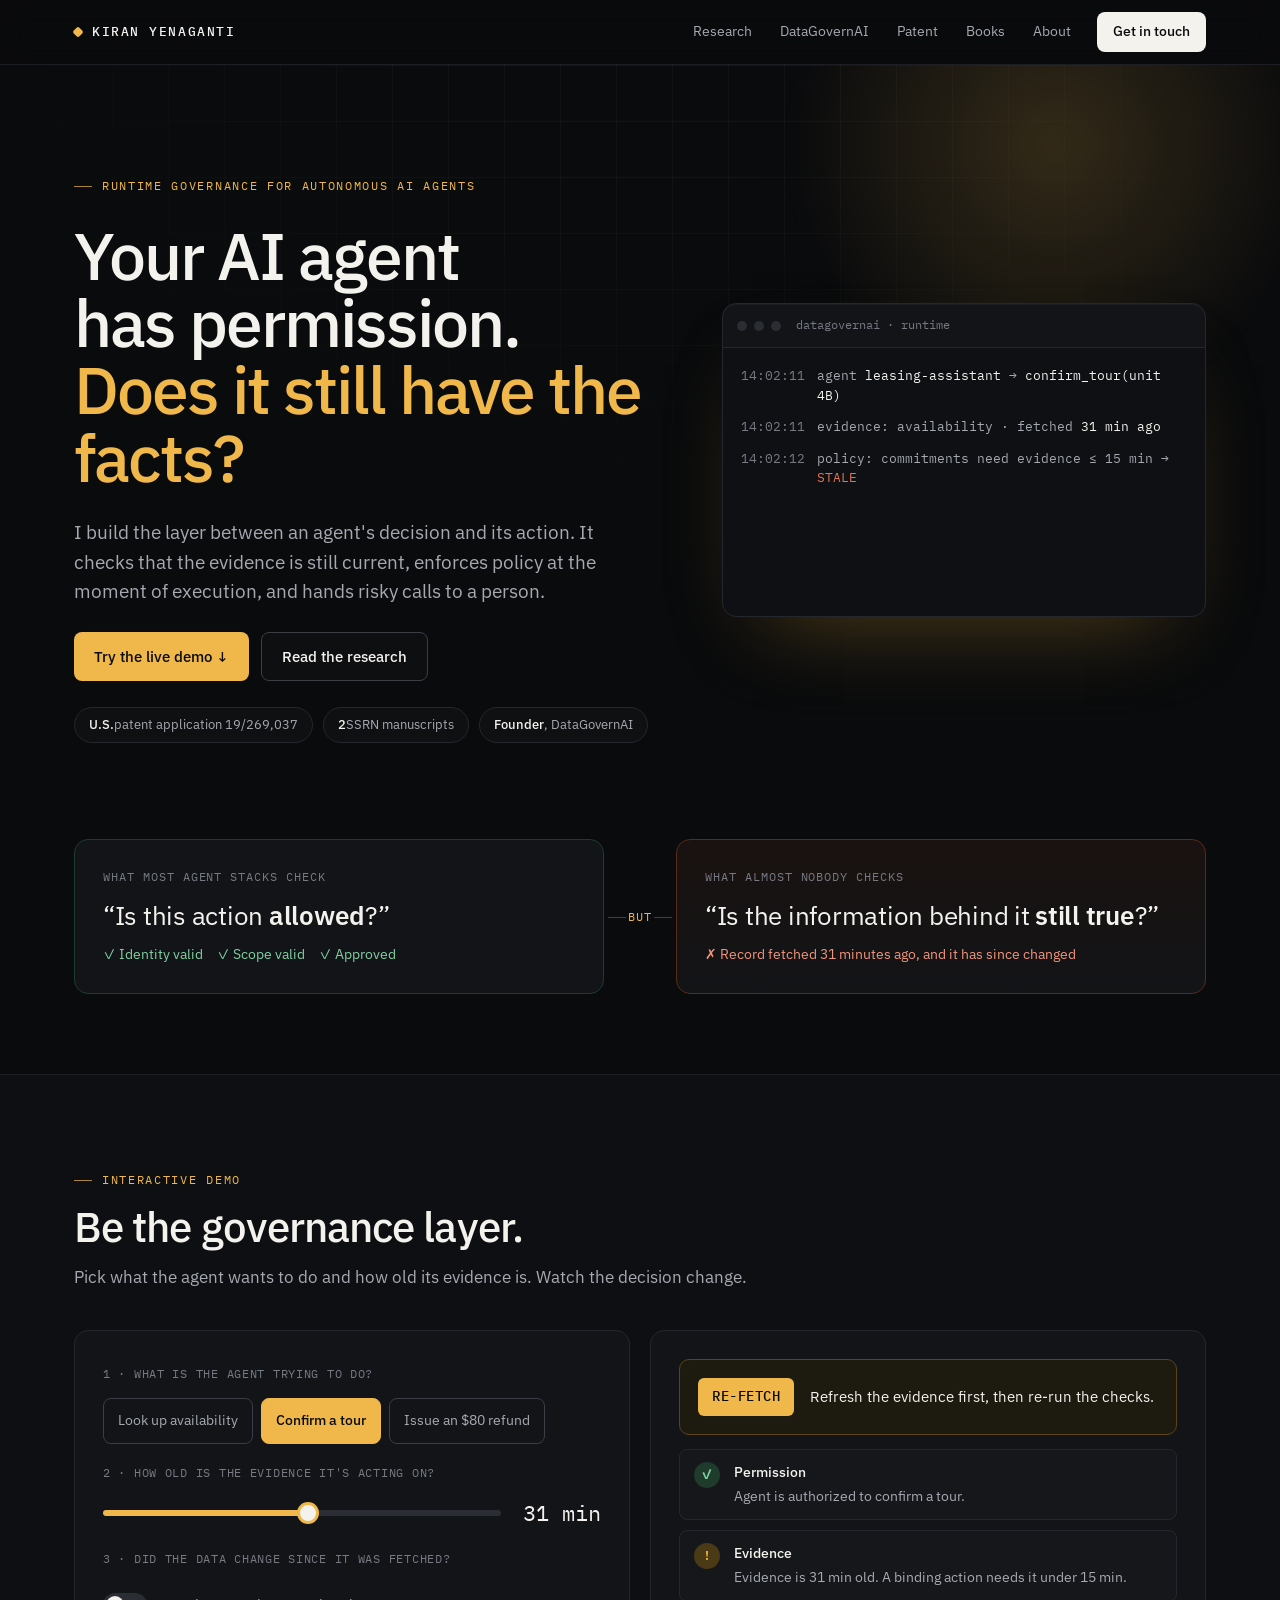
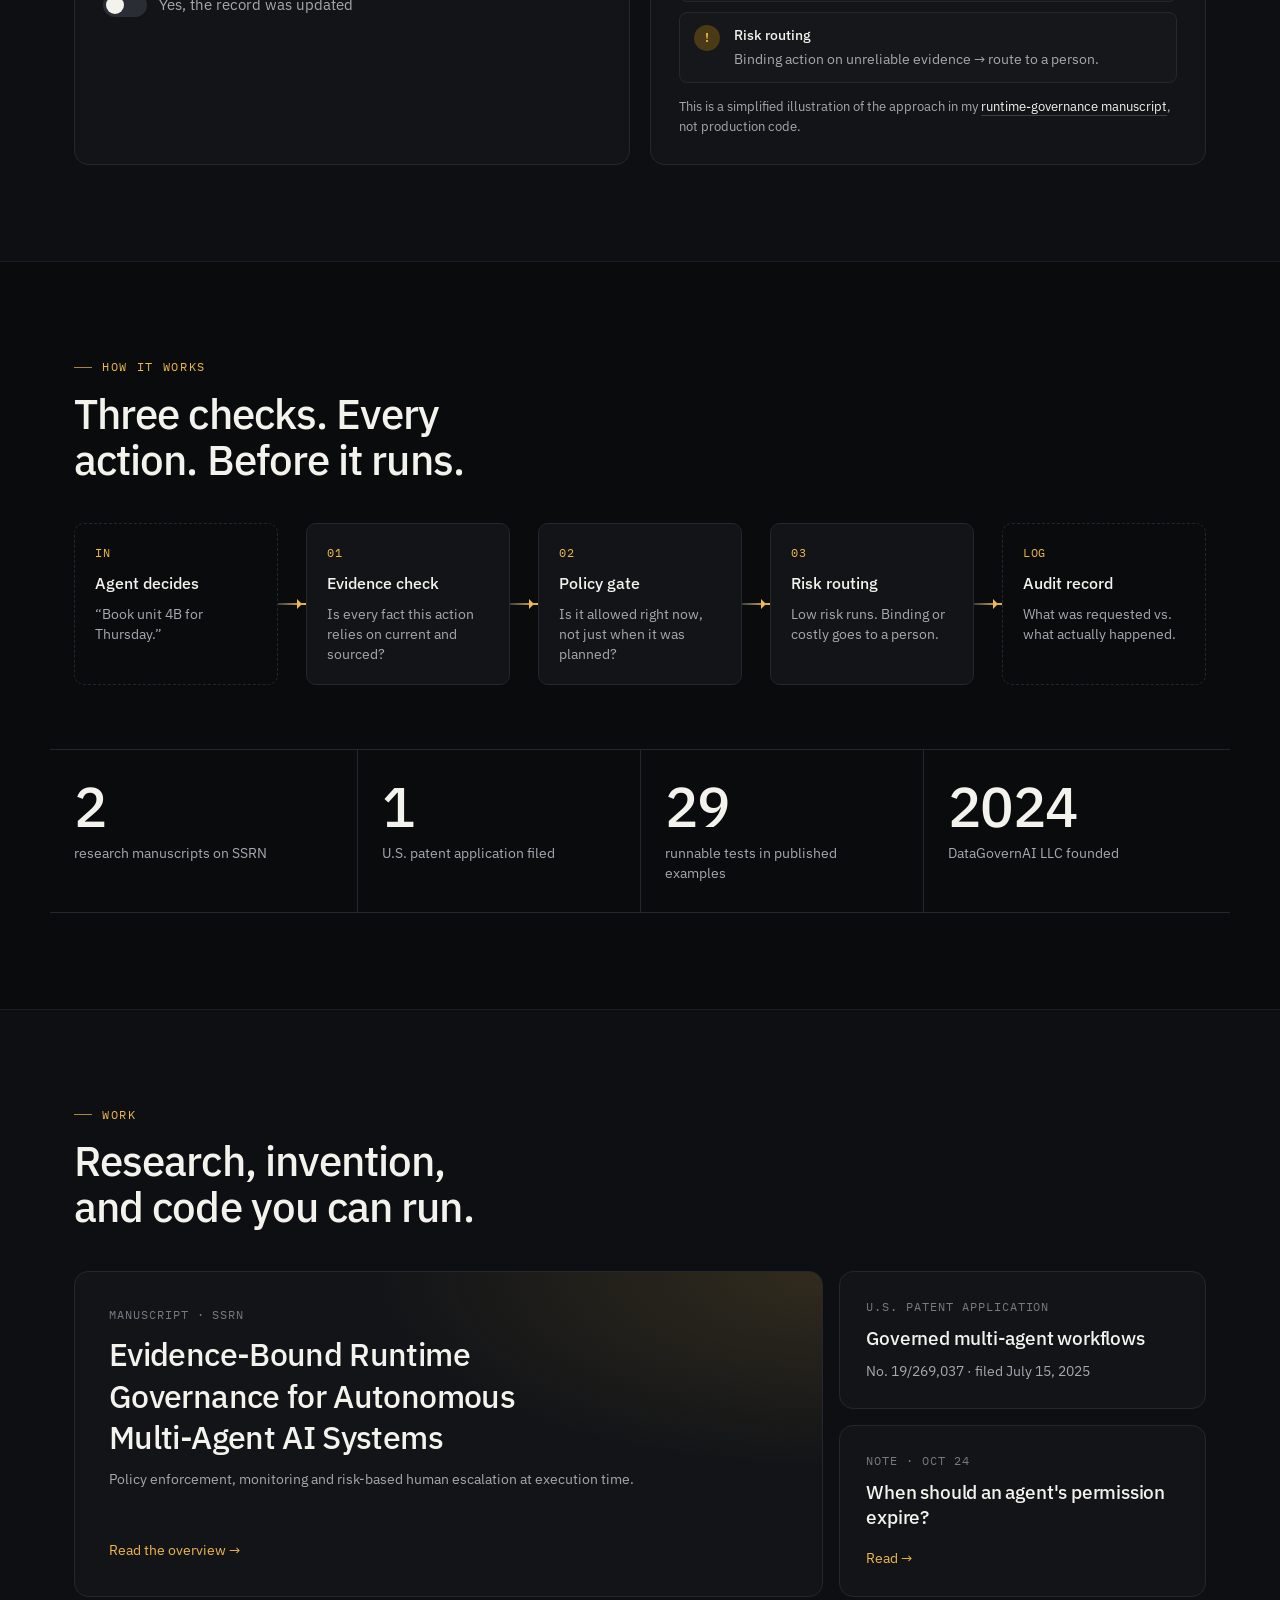
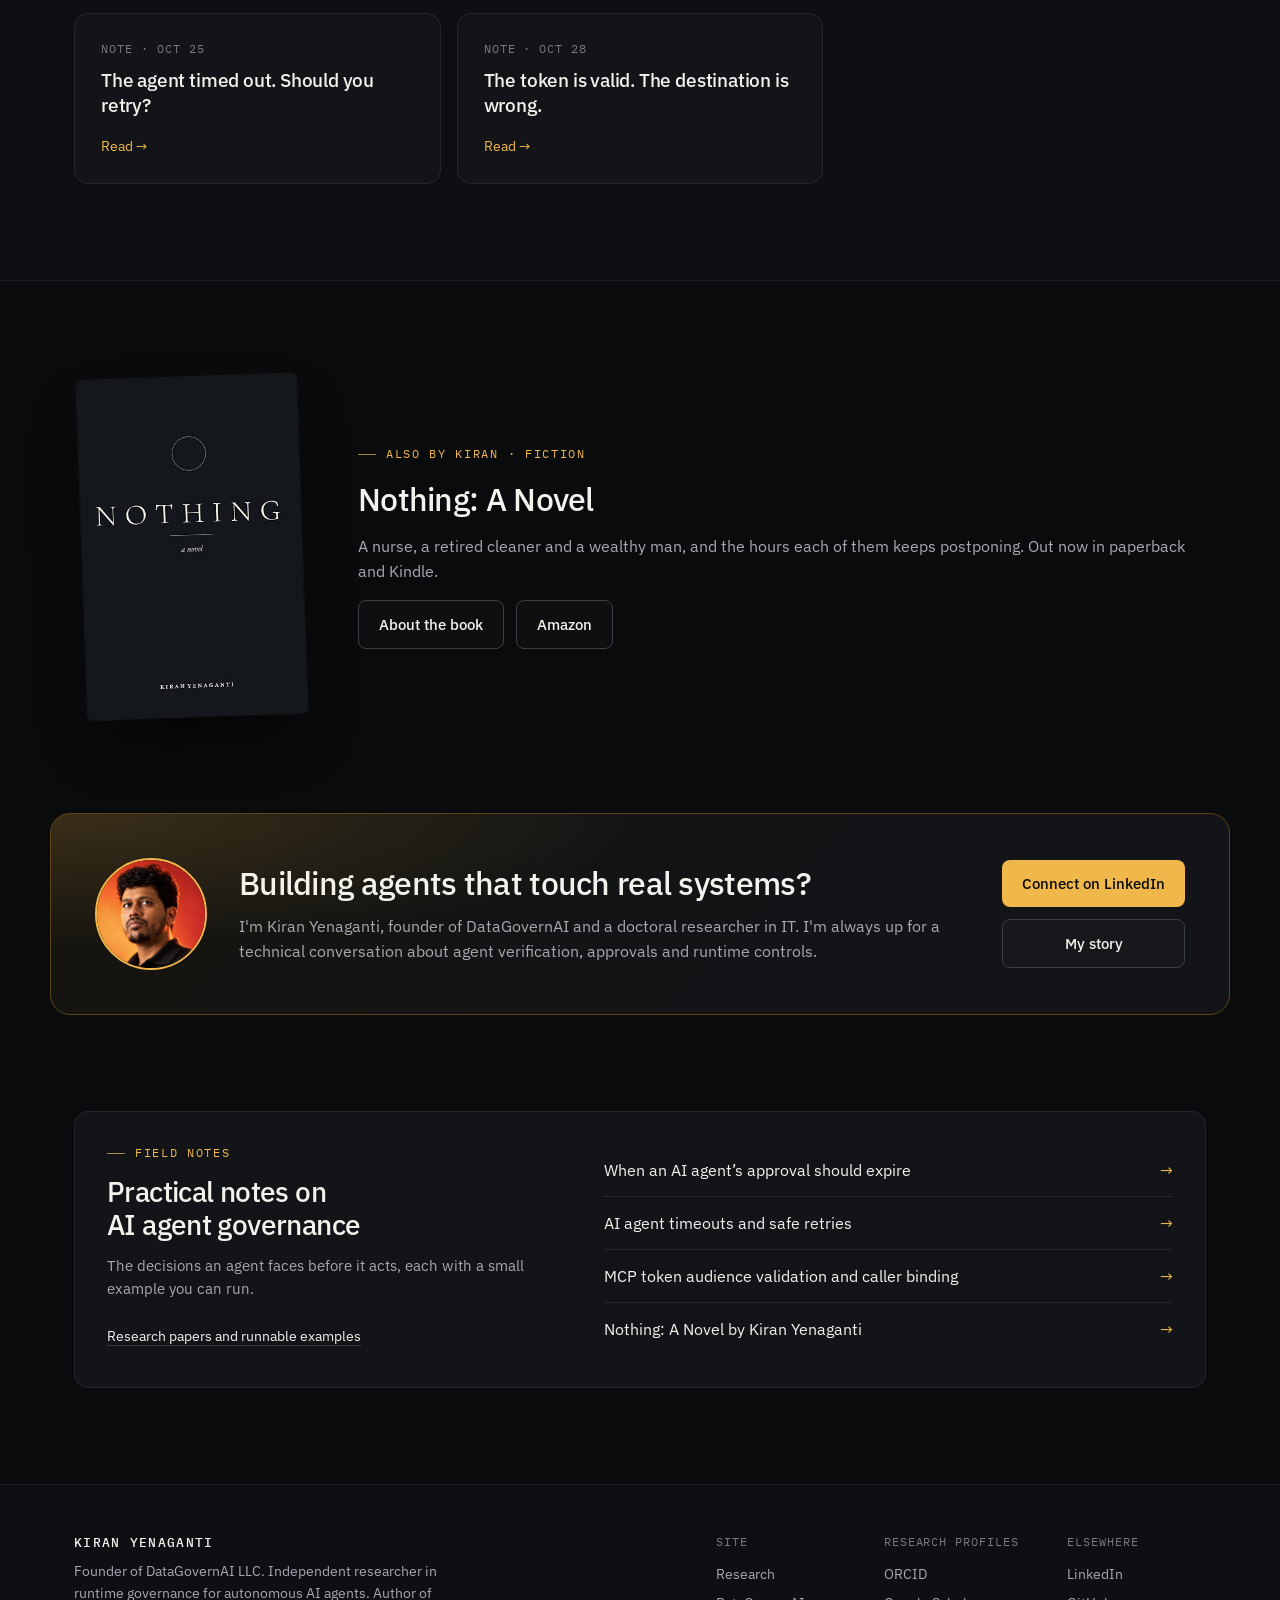
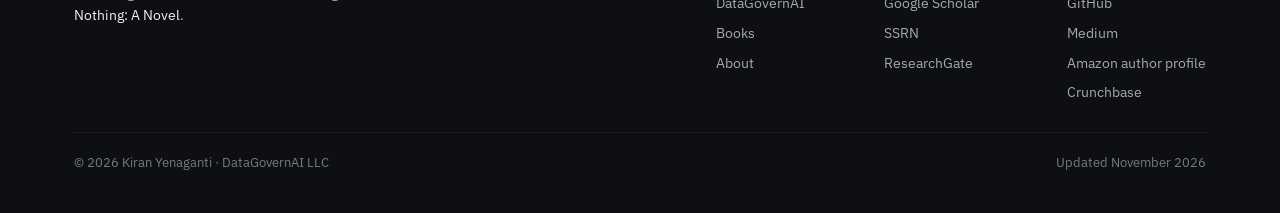
<file: index.html>
<!doctype html>
<html lang="en">
<head>
<meta charset="utf-8">
<meta name="viewport" content="width=device-width, initial-scale=1">
<title>Kiran Yenaganti | AI Runtime Governance Researcher &amp; Founder</title>
<meta name="description" content="Kiran Yenaganti, founder of DataGovernAI LLC, researches runtime governance for autonomous AI agents. Explore manuscripts, code examples and Nothing: A Novel.">
<meta name="author" content="Kiran Yenaganti">
<link rel="canonical" href="https://www.kiranyenaganti.com/">
<meta property="og:type" content="website">
<meta property="og:title" content="Kiran Yenaganti | AI Runtime Governance Researcher &amp; Founder">
<meta property="og:description" content="Kiran Yenaganti, founder of DataGovernAI LLC, researches runtime governance for autonomous AI agents. Explore manuscripts, code examples and Nothing: A Novel.">
<meta property="og:url" content="https://www.kiranyenaganti.com/">
<meta property="og:image" content="https://www.kiranyenaganti.com/kiran-portrait.jpeg">
<meta name="twitter:card" content="summary">
<meta name="theme-color" content="#0B0C0E">
<meta name="msvalidate.01" content="07E7765EF72F0B1B570C5CE54EDE014B">
<link rel="preconnect" href="https://fonts.googleapis.com">
<link rel="preconnect" href="https://fonts.gstatic.com" crossorigin>
<link href="https://fonts.googleapis.com/css2?family=IBM+Plex+Sans:wght@400;500;600&family=IBM+Plex+Mono:wght@400;500&display=swap" rel="stylesheet">
<link rel="stylesheet" href="/style.css">
<script type="application/ld+json">
{
  "@context": "https://schema.org",
  "@graph": [
    {
      "@type": "Person",
      "@id": "https://www.kiranyenaganti.com/#person",
      "name": "Kiran Yenaganti",
      "alternateName": "Kiran Kumar Yenaganti",
      "url": "https://www.kiranyenaganti.com/",
      "image": "https://www.kiranyenaganti.com/kiran-portrait.jpeg",
      "jobTitle": "Founder, DataGovernAI LLC",
      "description": "Founder of DataGovernAI LLC and independent researcher in runtime governance for autonomous AI agents; author of Nothing: A Novel.",
      "worksFor": {
        "@id": "https://www.kiranyenaganti.com/#org"
      },
      "alumniOf": [
        {
          "@type": "CollegeOrUniversity",
          "name": "Hult International Business School"
        }
      ],
      "knowsAbout": [
        "AI runtime governance",
        "Multi-agent systems",
        "AI agent verification",
        "Human-in-the-loop escalation",
        "Data engineering"
      ],
      "sameAs": [
        "https://www.linkedin.com/in/kiran-yenaganti/",
        "https://github.com/kiranyenaganti9",
        "https://orcid.org/0009-0008-6291-1316",
        "https://scholar.google.com/citations?user=bmWAnDgAAAAJ",
        "https://ssrn.com/author=13609628",
        "https://www.researchgate.net/profile/Kiran-Yenaganti-2",
        "https://medium.com/@kiranyenaganti9",
        "https://www.crunchbase.com/person/kiran-yenaganti-6b8e",
        "https://www.goodreads.com/author/show/73226203.Kiran_Yenaganti",
        "https://www.amazon.com/author/kiranyenaganti"
      ],
      "affiliation": {
        "@type": "CollegeOrUniversity",
        "name": "University of the Cumberlands",
        "description": "Doctoral studies in Information Technology in progress"
      },
      "subjectOf": {
        "@id": "https://www.kiranyenaganti.com/about/#profile"
      }
    },
    {
      "@type": "Organization",
      "@id": "https://www.kiranyenaganti.com/#org",
      "name": "DataGovernAI LLC",
      "url": "https://www.datagovernai.com/",
      "founder": {
        "@id": "https://www.kiranyenaganti.com/#person"
      },
      "foundingDate": "2025",
      "sameAs": [
        "https://www.crunchbase.com/organization/datagovernai"
      ]
    },
    {
      "@type": "WebSite",
      "@id": "https://www.kiranyenaganti.com/#site",
      "url": "https://www.kiranyenaganti.com/",
      "name": "Kiran Yenaganti",
      "publisher": {
        "@id": "https://www.kiranyenaganti.com/#person"
      }
    },
    {
      "@type": "Book",
      "@id": "https://www.kiranyenaganti.com/about/#book-nothing",
      "name": "Nothing: A Novel",
      "alternateName": "Nothing",
      "author": {
        "@id": "https://www.kiranyenaganti.com/#person"
      },
      "url": "https://www.kiranyenaganti.com/books/nothing/",
      "image": "https://www.kiranyenaganti.com/books/nothing/cover.jpg",
      "inLanguage": "en",
      "genre": "Literary fiction",
      "creativeWorkStatus": "Published",
      "description": "Nothing: A Novel by Kiran Yenaganti is literary fiction about work, family and the hours people postpone living. Available in paperback and Kindle editions.",
      "workExample": [
        {
          "@id": "https://www.kiranyenaganti.com/books/nothing/#paperback"
        },
        {
          "@id": "https://www.kiranyenaganti.com/books/nothing/#kindle"
        }
      ]
    },
    {
      "@type": "Book",
      "@id": "https://www.kiranyenaganti.com/books/nothing/#paperback",
      "name": "Nothing: A Novel",
      "author": {
        "@id": "https://www.kiranyenaganti.com/#person"
      },
      "exampleOfWork": {
        "@id": "https://www.kiranyenaganti.com/about/#book-nothing"
      },
      "bookFormat": "https://schema.org/Paperback",
      "isbn": "9798165432040",
      "identifier": {
        "@type": "PropertyValue",
        "propertyID": "ASIN",
        "value": "B0HPKKMYDZ"
      },
      "numberOfPages": 264,
      "datePublished": "2026-10-26",
      "inLanguage": "en",
      "url": "https://www.amazon.com/dp/B0HPKKMYDZ",
      "sameAs": "https://www.goodreads.com/book/show/262609197"
    },
    {
      "@type": "Book",
      "@id": "https://www.kiranyenaganti.com/books/nothing/#kindle",
      "name": "Nothing: A Novel",
      "author": {
        "@id": "https://www.kiranyenaganti.com/#person"
      },
      "exampleOfWork": {
        "@id": "https://www.kiranyenaganti.com/about/#book-nothing"
      },
      "bookFormat": "https://schema.org/EBook",
      "identifier": {
        "@type": "PropertyValue",
        "propertyID": "ASIN",
        "value": "B0HPJPLDXW"
      },
      "numberOfPages": 243,
      "datePublished": "2026-10-28",
      "inLanguage": "en",
      "url": "https://www.amazon.com/dp/B0HPJPLDXW",
      "sameAs": "https://www.goodreads.com/book/show/262612173"
    },
    {
      "@type": "WebPage",
      "@id": "https://www.kiranyenaganti.com/#webpage",
      "url": "https://www.kiranyenaganti.com/",
      "name": "Kiran Yenaganti | AI Runtime Governance Researcher & Founder",
      "description": "Kiran Yenaganti, founder of DataGovernAI LLC, researches runtime governance for autonomous AI agents. Explore manuscripts, code examples and Nothing: A Novel.",
      "isPartOf": {
        "@id": "https://www.kiranyenaganti.com/#site"
      },
      "inLanguage": "en",
      "about": {
        "@id": "https://www.kiranyenaganti.com/#person"
      }
    }
  ]
}
</script>

<meta name="twitter:title" content="Kiran Yenaganti | AI Runtime Governance Researcher &amp; Founder">
<meta name="twitter:description" content="Kiran Yenaganti, founder of DataGovernAI LLC, researches runtime governance for autonomous AI agents. Explore manuscripts, code examples and Nothing: A Novel.">
<meta name="twitter:image" content="https://www.kiranyenaganti.com/kiran-portrait.jpeg">
<meta property="og:image:alt" content="Portrait of Kiran Yenaganti">
</head>
<body>
<header class="site"><nav class="site wrap" aria-label="Primary">
<a class="brand" href="/">KIRAN YENAGANTI</a>
<button class="nav-toggle" type="button" aria-expanded="false" aria-controls="site-links" aria-label="Menu"><span></span><span></span><span></span></button>
<div class="links" id="site-links">
<a href="/research/">Research</a>
<a href="https://assistantbots-mac-mini.tail3bb81c.ts.net:8443/login">DataGovernAI</a>
<a href="/#patent">Patent</a>
<a href="/books/">Books</a>
<a href="/about/">About</a>
<a class="cta" href="https://www.linkedin.com/in/kiran-yenaganti/">Get in touch</a>
</div></nav>
<script>(function(){var b=document.querySelector(".nav-toggle"),l=document.getElementById("site-links");if(!b)return;b.addEventListener("click",function(){var o=l.classList.toggle("open");b.setAttribute("aria-expanded",o?"true":"false");});document.addEventListener("keydown",function(e){if(e.key==="Escape"&&l.classList.contains("open")){l.classList.remove("open");b.setAttribute("aria-expanded","false");}});})();</script>
</header>
<main id="main">
<section class="h2o" id="top">
  <div class="glow" aria-hidden="true"></div>
  <div class="wrap h2o-grid">
    <div class="h2o-copy">
      <div class="eyebrow">Runtime governance for autonomous AI agents</div>
      <h1>Your AI agent has permission.<br><span class="acc">Does it still have the facts?</span></h1>
      <p class="lead">I build the layer between an agent's decision and its action. It checks that the evidence is still current, enforces policy at the moment of execution, and hands risky calls to a person.</p>
      <div class="cta-row">
        <a class="btn btn-acc" href="#demo">Try the live demo ↓</a>
        <a class="btn btn-ghost" href="/research/">Read the research</a>
      </div>
      <div class="chips">
        <span class="chip"><b>U.S.</b> patent application 19/269,037</span>
        <span class="chip"><b>2</b> SSRN manuscripts</span>
        <span class="chip"><b>Founder</b>, DataGovernAI</span>
      </div>
    </div>
    <div class="term" aria-label="Animated example of an AI agent action being held for stale evidence">
      <div class="term-bar"><i></i><i></i><i></i><span>datagovernai · runtime</span></div>
      <div class="term-body" id="term"></div>
    </div>
  </div>
</section>

<section class="split-vs">
  <div class="wrap vs-grid reveal">
    <div class="vs-card ok">
      <div class="vs-k">What most agent stacks check</div>
      <div class="vs-q">“Is this action <b>allowed</b>?”</div>
      <div class="vs-a"><span>✓ Identity valid</span><span>✓ Scope valid</span><span>✓ Approved</span></div>
    </div>
    <div class="vs-mid">but</div>
    <div class="vs-card bad">
      <div class="vs-k">What almost nobody checks</div>
      <div class="vs-q">“Is the information behind it <b>still true</b>?”</div>
      <div class="vs-a">✗ Record fetched 31 minutes ago, and it has since changed</div>
    </div>
  </div>
</section>

<section id="demo" class="demo-sec">
  <div class="wrap">
    <div class="sec-head reveal">
      <div class="eyebrow">Interactive demo</div>
      <h2 class="h2">Be the governance layer.</h2>
      <p class="mute sec-sub">Pick what the agent wants to do and how old its evidence is. Watch the decision change.</p>
    </div>
    <div class="demo reveal">
      <div class="demo-ctrl">
        <div class="ctrl-label">1 · What is the agent trying to do?</div>
        <div class="seg" role="radiogroup" aria-label="Agent action">
          <button type="button" class="seg-b" data-a="read" role="radio">Look up availability</button>
          <button type="button" class="seg-b on" data-a="tour" role="radio">Confirm a tour</button>
          <button type="button" class="seg-b" data-a="refund" role="radio">Issue an $80 refund</button>
        </div>
        <div class="ctrl-label">2 · How old is the evidence it's acting on?</div>
        <div class="age-row">
          <input type="range" id="age" min="0" max="60" value="31" aria-label="Evidence age in minutes">
          <output id="ageOut">31 min</output>
        </div>
        <div class="ctrl-label">3 · Did the data change since it was fetched?</div>
        <label class="tog"><input type="checkbox" id="changed"><span class="tog-ui"></span><span>Yes, the record was updated</span></label>
      </div>
      <div class="demo-out">
        <div class="verdict" id="verdict"><span class="v-badge" id="vBadge">HOLD</span><span class="v-text" id="vText"></span></div>
        <ol class="checks" id="checks"></ol>
        <div class="demo-foot mute">This is a simplified illustration of the approach in my <a href="/research/runtime-governance/">runtime-governance manuscript</a>, not production code.</div>
      </div>
    </div>
  </div>
</section>

<section class="flow-sec">
  <div class="wrap">
    <div class="sec-head reveal">
      <div class="eyebrow">How it works</div>
      <h2 class="h2">Three checks. Every action. Before it runs.</h2>
    </div>
    <div class="flow reveal">
      <div class="node n0"><div class="ic">IN</div><b>Agent decides</b><span>“Book unit 4B for Thursday.”</span></div>
      <div class="arrow" aria-hidden="true"></div>
      <div class="node"><div class="num">01</div><b>Evidence check</b><span>Is every fact this action relies on current and sourced?</span></div>
      <div class="arrow" aria-hidden="true"></div>
      <div class="node"><div class="num">02</div><b>Policy gate</b><span>Is it allowed right now, not just when it was planned?</span></div>
      <div class="arrow" aria-hidden="true"></div>
      <div class="node"><div class="num">03</div><b>Risk routing</b><span>Low risk runs. Binding or costly goes to a person.</span></div>
      <div class="arrow" aria-hidden="true"></div>
      <div class="node n4"><div class="ic">LOG</div><b>Audit record</b><span>What was requested vs. what actually happened.</span></div>
    </div>
  </div>
</section>

<section class="stats-sec">
  <div class="wrap stats reveal">
    <div class="stat"><div class="sn" data-n="2">2</div><div class="sl">research manuscripts on SSRN</div></div>
    <div class="stat"><div class="sn" data-n="1">1</div><div class="sl">U.S. patent application filed</div></div>
    <div class="stat"><div class="sn" data-n="30">30</div><div class="sl">runnable tests in published examples</div></div>
    <div class="stat"><div class="sn" data-n="2025">2025</div><div class="sl">DataGovernAI LLC founded</div></div>
  </div>
</section>

<section class="work-sec" id="research">
  <div class="wrap">
    <div class="sec-head reveal">
      <div class="eyebrow">Work</div>
      <h2 class="h2">Research, invention, and code you can run.</h2>
    </div>
    <div class="bento reveal">
      <a class="tile big" href="/research/runtime-governance/">
        <div class="t-k">Manuscript · SSRN</div>
        <div class="t-h">Evidence-Bound Runtime Governance for Autonomous Multi-Agent AI Systems</div>
        <div class="t-p">Policy enforcement, monitoring and risk-based human escalation at execution time.</div>
        <div class="t-go">Read the overview →</div>
      </a>
      <div class="tile" id="patent">
        <div class="t-k">U.S. patent application</div>
        <div class="t-h">Governed multi-agent workflows</div>
        <div class="t-p">No. 19/269,037 · filed July 15, 2025</div>
      </div>
      <a class="tile" href="/insights/when-agent-permission-should-expire/">
        <div class="t-k">Note · Oct 24</div>
        <div class="t-h">When should an agent's permission expire?</div>
        <div class="t-go">Read →</div>
      </a>
      <a class="tile" href="/insights/agent-timeout-retry/">
        <div class="t-k">Note · Oct 25</div>
        <div class="t-h">The agent timed out. Should you retry?</div>
        <div class="t-go">Read →</div>
      </a>
      <a class="tile" href="/notes/mcp-audience-boundary/">
        <div class="t-k">Note · Oct 28</div>
        <div class="t-h">The token is valid. The destination is wrong.</div>
        <div class="t-go">Read →</div>
      </a>
    </div>
  </div>
</section>

<section class="book-sec">
  <div class="wrap book reveal">
    <img src="/books/nothing/cover.jpg" alt="Nothing: A Novel, by Kiran Yenaganti" width="220" height="330" loading="lazy">
    <div>
      <div class="eyebrow">Also by Kiran · fiction</div>
      <h2 class="h2s">Nothing: A Novel</h2>
      <p class="mute">A nurse, a retired cleaner and a wealthy man, and the hours each of them keeps postponing. Out now in paperback and Kindle.</p>
      <div class="cta-row"><a class="btn btn-ghost" href="/books/nothing/">About the book</a><a class="btn btn-ghost" href="https://www.amazon.com/dp/B0HPKKMYDZ">Amazon</a></div>
    </div>
  </div>
</section>

<section class="cta-sec" id="about">
  <div class="wrap cta-box reveal">
    <img class="cta-photo" src="/kiran-portrait.jpeg" alt="Kiran Yenaganti" width="112" height="112">
    <div>
      <h2 class="h2s">Building agents that touch real systems?</h2>
      <p class="mute">I'm Kiran Yenaganti, founder of DataGovernAI and a doctoral researcher in IT. I'm always up for a technical conversation about agent verification, approvals and runtime controls.</p>
    </div>
    <div class="cta-row">
      <a class="btn btn-acc" href="https://www.linkedin.com/in/kiran-yenaganti/">Connect on LinkedIn</a>
      <a class="btn btn-ghost" href="/about/">My story</a>
    </div>
  </div>
</section>


<section class="notes-sec" aria-labelledby="technical-notes">
  <div class="wrap">
    <div class="notes-box reveal">
      <div>
        <div class="eyebrow">Field notes</div>
        <h2 id="technical-notes">Practical notes on AI agent governance</h2>
        <p class="notes-p">The decisions an agent faces before it acts, each with a small example you can run.</p>
        <p class="notes-more"><a href="/research/">Research papers and runnable examples</a></p>
      </div>
      <ul class="notes-list">
        <li><a href="/insights/when-agent-permission-should-expire/">When an AI agent’s approval should expire</a></li>
        <li><a href="/insights/agent-timeout-retry/">AI agent timeouts and safe retries</a></li>
        <li><a href="/notes/mcp-audience-boundary/">MCP token audience validation and caller binding</a></li>
        <li><a href="/books/nothing/">Nothing: A Novel by Kiran Yenaganti</a></li>
      </ul>
    </div>
  </div>
</section>
<script>
(function(){
  // typing terminal
  var L=[["t","14:02:11"],["agent <b>leasing-assistant</b> → <b>confirm_tour(unit 4B)</b>"],["evidence: availability · fetched <b>31 min ago</b>"],["policy: commitments need evidence ≤ 15 min → <span class='w'>STALE</span>"],["risk: binding commitment · tier <b>high</b>"],["HOLD"],["audit record <b>#a91f</b> written"]];
  var T=document.getElementById('term'), times=["14:02:11","14:02:11","14:02:12","14:02:12","14:02:13"];
  function run(){T.innerHTML="";var i=1,k=0;(function next(){if(i>=L.length){setTimeout(run,6000);return;}
    var d=document.createElement('div');
    if(L[i][0]==="HOLD"){d.className="hold";d.innerHTML="<b>ACTION HELD · ESCALATED TO HUMAN</b><span>Re-fetch availability, then approve or reject.</span>";}
    else{d.className="ln";d.innerHTML="<span class='t'>"+times[k]+"</span><span class='m'>"+L[i][0]+"</span>";k++;}
    T.appendChild(d);requestAnimationFrame(function(){d.classList.add('in')});i++;setTimeout(next,i===6?1100:700);})();}
  run();

  // demo
  var A={read:{n:"look up availability",risk:"low",max:60},tour:{n:"confirm a tour",risk:"binding",max:15},refund:{n:"issue an $80 refund",risk:"financial",max:5}};
  var act="tour",age=document.getElementById('age'),out=document.getElementById('ageOut'),ch=document.getElementById('changed');
  var V=document.getElementById('verdict'),VB=document.getElementById('vBadge'),VT=document.getElementById('vText'),C=document.getElementById('checks');
  document.querySelectorAll('.seg-b').forEach(function(b){b.setAttribute('aria-checked',b.classList.contains('on'));b.onclick=function(){document.querySelectorAll('.seg-b').forEach(function(x){x.classList.remove('on');x.setAttribute('aria-checked','false')});b.classList.add('on');b.setAttribute('aria-checked','true');act=b.dataset.a;upd();}});
  function row(ok,label,detail){return "<li class='"+ok+"'><span class='ck'>"+(ok==="pass"?"✓":ok==="warn"?"!":"✗")+"</span><div><b>"+label+"</b><span>"+detail+"</span></div></li>";}
  function upd(){var a=A[act],m=+age.value,c=ch.checked;out.textContent=m+" min";
    var fresh=m<=a.max, html="", v, t;
    html+=row("pass","Permission","Agent is authorized to "+a.n+".");
    html+=row(c?"fail":(fresh?"pass":"warn"),"Evidence",c?"The record changed after it was fetched. The approval no longer matches reality.":(fresh?"Evidence is "+m+" min old, within the "+a.max+"-min limit for a "+a.risk+" action.":"Evidence is "+m+" min old. A "+a.risk+" action needs it under "+a.max+" min."));
    var needHuman=(a.risk!=="low")&&(c||!fresh);
    html+=row(needHuman?"warn":"pass","Risk routing",a.risk==="low"?"Low-risk read. No human needed.":(needHuman?"Binding action on unreliable evidence → route to a person.":"Evidence holds. Safe to proceed automatically."));
    if(c&&a.risk!=="low"){v="ESCALATE";t="Held for a person. The data moved after the approval, so the approval no longer applies.";V.className="verdict esc";}
    else if(!fresh||c){v="RE-FETCH";t="Refresh the evidence first, then re-run the checks.";V.className="verdict ref";}
    else {v="ALLOW";t="Every check passes. The action runs and an audit record is written.";V.className="verdict ok";}
    VB.textContent=v;VT.textContent=t;C.innerHTML=html;
    age.style.setProperty('--p',(m/60*100)+'%');}
  age.oninput=upd;ch.onchange=upd;upd();

  // counters + reveal
  var io=new IntersectionObserver(function(es){es.forEach(function(e){if(!e.isIntersecting)return;e.target.classList.add('vis');
    e.target.querySelectorAll('.sn').forEach(function(s){var n=+s.dataset.n,st=n>1000?n-25:0,t0=null;function f(ts){if(!t0)t0=ts;var p=Math.min((ts-t0)/1200,1);s.textContent=Math.round(st+(n-st)*(1-Math.pow(1-p,3)));if(p<1)requestAnimationFrame(f);}requestAnimationFrame(f);});
    io.unobserve(e.target);});},{threshold:.15});
  document.querySelectorAll('.reveal').forEach(function(el){io.observe(el)});
})();
</script>
</main>
<footer class="site"><div class="wrap">
<div class="foot-id"><b>KIRAN YENAGANTI</b><p>Founder of DataGovernAI LLC. Independent researcher in runtime governance for autonomous AI agents. Author of <a href="/books/nothing/">Nothing: A Novel</a>.</p></div>
<div class="foot-cols">
<div class="foot-col"><span class="label">Site</span><a href="/research/">Research</a><a href="https://assistantbots-mac-mini.tail3bb81c.ts.net:8443/login">DataGovernAI</a><a href="/books/">Books</a><a href="/about/">About</a></div>
<div class="foot-col"><span class="label">Research profiles</span><a href="https://orcid.org/0009-0008-6291-1316">ORCID</a><a href="https://scholar.google.com/citations?user=bmWAnDgAAAAJ">Google Scholar</a><a href="https://ssrn.com/author=13609628">SSRN</a><a href="https://www.researchgate.net/profile/Kiran-Yenaganti-2">ResearchGate</a></div>
<div class="foot-col"><span class="label">Elsewhere</span><a href="https://www.linkedin.com/in/kiran-yenaganti/">LinkedIn</a><a href="https://github.com/kiranyenaganti9">GitHub</a><a href="https://medium.com/@kiranyenaganti9">Medium</a><a href="https://www.amazon.com/author/kiranyenaganti">Amazon author profile</a><a href="https://www.crunchbase.com/person/kiran-yenaganti-6b8e">Crunchbase</a></div>
</div>
<div class="foot-bottom"><span>© 2026 Kiran Yenaganti · DataGovernAI LLC</span><span>Updated November 2026</span></div>
</div></footer>
</body>
</html>
</file>
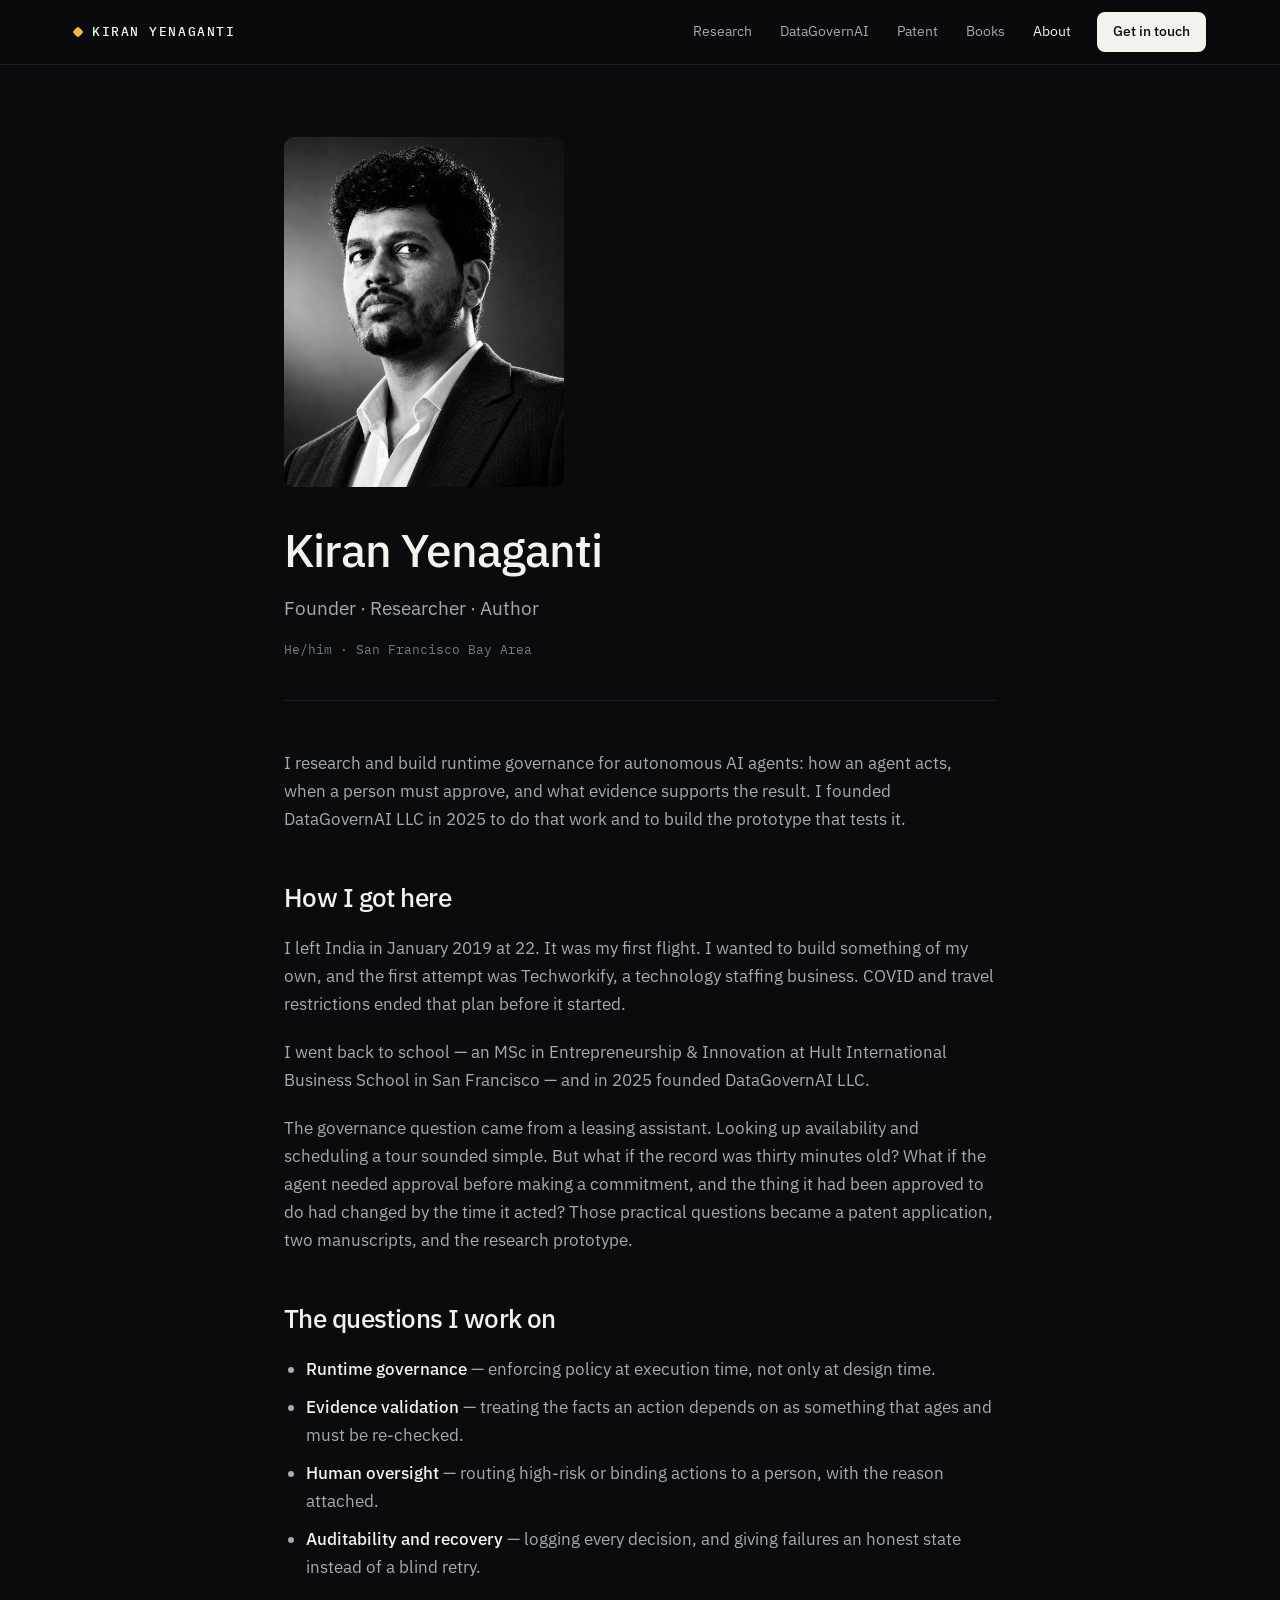
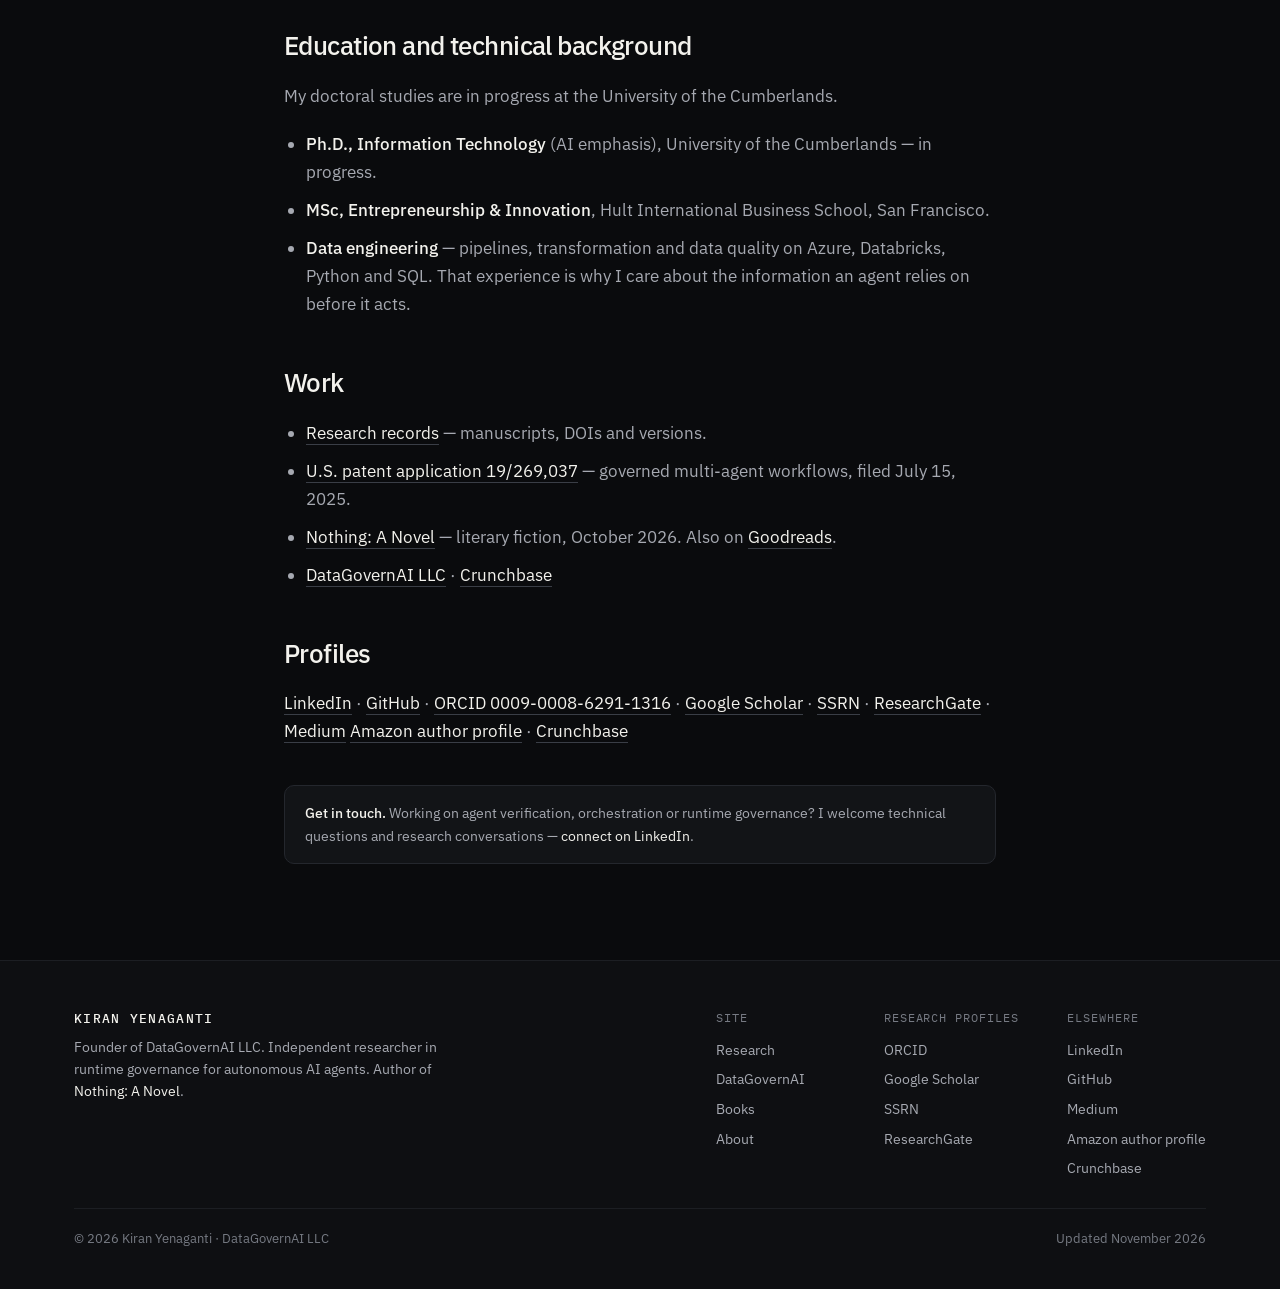
<file: about/index.html>
<!doctype html>
<html lang="en">
<head>
<meta charset="utf-8">
<meta name="viewport" content="width=device-width, initial-scale=1">
<title>Kiran Yenaganti | Biography, Research &amp; Entrepreneurship</title>
<meta name="description" content="Meet Kiran Yenaganti, founder of DataGovernAI LLC, independent AI governance researcher, doctoral student in IT and author of Nothing: A Novel.">
<meta name="author" content="Kiran Yenaganti">
<link rel="canonical" href="https://www.kiranyenaganti.com/about/">
<meta property="og:type" content="website">
<meta property="og:title" content="Kiran Yenaganti | Biography, Research &amp; Entrepreneurship">
<meta property="og:description" content="Meet Kiran Yenaganti, founder of DataGovernAI LLC, independent AI governance researcher, doctoral student in IT and author of Nothing: A Novel.">
<meta property="og:url" content="https://www.kiranyenaganti.com/about/">
<meta property="og:image" content="https://www.kiranyenaganti.com/kiran-portrait.jpeg">
<meta name="twitter:card" content="summary">
<meta name="theme-color" content="#0B0C0E">
<meta name="msvalidate.01" content="07E7765EF72F0B1B570C5CE54EDE014B">
<link rel="preconnect" href="https://fonts.googleapis.com">
<link rel="preconnect" href="https://fonts.gstatic.com" crossorigin>
<link href="https://fonts.googleapis.com/css2?family=IBM+Plex+Sans:wght@400;500;600&family=IBM+Plex+Mono:wght@400;500&display=swap" rel="stylesheet">
<link rel="stylesheet" href="/style.css?v=4">
<script type="application/ld+json">
{
  "@context": "https://schema.org",
  "@graph": [
    {
      "@type": "Person",
      "@id": "https://www.kiranyenaganti.com/#person",
      "name": "Kiran Yenaganti",
      "alternateName": "Kiran Kumar Yenaganti",
      "url": "https://www.kiranyenaganti.com/",
      "image": "https://www.kiranyenaganti.com/kiran-portrait.jpeg",
      "jobTitle": "Founder, DataGovernAI LLC",
      "description": "Founder of DataGovernAI LLC and independent researcher in runtime governance for autonomous AI agents; author of Nothing: A Novel.",
      "worksFor": {
        "@id": "https://www.kiranyenaganti.com/#org"
      },
      "alumniOf": [
        {
          "@type": "CollegeOrUniversity",
          "name": "Hult International Business School"
        }
      ],
      "knowsAbout": [
        "AI runtime governance",
        "Multi-agent systems",
        "AI agent verification",
        "Human-in-the-loop escalation",
        "Data engineering"
      ],
      "sameAs": [
        "https://www.linkedin.com/in/kiran-yenaganti/",
        "https://github.com/kiranyenaganti9",
        "https://orcid.org/0009-0008-6291-1316",
        "https://scholar.google.com/citations?user=bmWAnDgAAAAJ",
        "https://ssrn.com/author=13609628",
        "https://www.researchgate.net/profile/Kiran-Yenaganti-2",
        "https://medium.com/@kiranyenaganti9",
        "https://www.crunchbase.com/person/kiran-yenaganti-6b8e",
        "https://www.goodreads.com/author/show/73226203.Kiran_Yenaganti",
        "https://www.amazon.com/author/kiranyenaganti"
      ],
      "affiliation": {
        "@type": "CollegeOrUniversity",
        "name": "University of the Cumberlands",
        "description": "Doctoral studies in Information Technology in progress"
      },
      "subjectOf": {
        "@id": "https://www.kiranyenaganti.com/about/#profile"
      }
    },
    {
      "@type": "Organization",
      "@id": "https://www.kiranyenaganti.com/#org",
      "name": "DataGovernAI LLC",
      "url": "https://www.datagovernai.com/",
      "founder": {
        "@id": "https://www.kiranyenaganti.com/#person"
      },
      "foundingDate": "2025",
      "sameAs": [
        "https://www.crunchbase.com/organization/datagovernai"
      ]
    },
    {
      "@type": "WebSite",
      "@id": "https://www.kiranyenaganti.com/#site",
      "url": "https://www.kiranyenaganti.com/",
      "name": "Kiran Yenaganti",
      "publisher": {
        "@id": "https://www.kiranyenaganti.com/#person"
      }
    },
    {
      "@type": "Book",
      "@id": "https://www.kiranyenaganti.com/about/#book-nothing",
      "name": "Nothing: A Novel",
      "alternateName": "Nothing",
      "author": {
        "@id": "https://www.kiranyenaganti.com/#person"
      },
      "url": "https://www.kiranyenaganti.com/books/nothing/",
      "image": "https://www.kiranyenaganti.com/books/nothing/cover.jpg",
      "inLanguage": "en",
      "genre": "Literary fiction",
      "creativeWorkStatus": "Published",
      "description": "Nothing: A Novel by Kiran Yenaganti is literary fiction about work, family and the hours people postpone living. Available in paperback and Kindle editions.",
      "workExample": [
        {
          "@id": "https://www.kiranyenaganti.com/books/nothing/#paperback"
        },
        {
          "@id": "https://www.kiranyenaganti.com/books/nothing/#kindle"
        }
      ]
    },
    {
      "@type": "Book",
      "@id": "https://www.kiranyenaganti.com/books/nothing/#paperback",
      "name": "Nothing: A Novel",
      "author": {
        "@id": "https://www.kiranyenaganti.com/#person"
      },
      "exampleOfWork": {
        "@id": "https://www.kiranyenaganti.com/about/#book-nothing"
      },
      "bookFormat": "https://schema.org/Paperback",
      "isbn": "9798165432040",
      "identifier": {
        "@type": "PropertyValue",
        "propertyID": "ASIN",
        "value": "B0HPKKMYDZ"
      },
      "numberOfPages": 264,
      "datePublished": "2026-10-26",
      "inLanguage": "en",
      "url": "https://www.amazon.com/dp/B0HPKKMYDZ",
      "sameAs": "https://www.goodreads.com/book/show/262609197"
    },
    {
      "@type": "Book",
      "@id": "https://www.kiranyenaganti.com/books/nothing/#kindle",
      "name": "Nothing: A Novel",
      "author": {
        "@id": "https://www.kiranyenaganti.com/#person"
      },
      "exampleOfWork": {
        "@id": "https://www.kiranyenaganti.com/about/#book-nothing"
      },
      "bookFormat": "https://schema.org/EBook",
      "identifier": {
        "@type": "PropertyValue",
        "propertyID": "ASIN",
        "value": "B0HPJPLDXW"
      },
      "numberOfPages": 243,
      "datePublished": "2026-10-28",
      "inLanguage": "en",
      "url": "https://www.amazon.com/dp/B0HPJPLDXW",
      "sameAs": "https://www.goodreads.com/book/show/262612173"
    },
    {
      "@type": "ProfilePage",
      "@id": "https://www.kiranyenaganti.com/about/#profile",
      "url": "https://www.kiranyenaganti.com/about/",
      "name": "Kiran Yenaganti | Biography, Research & Entrepreneurship",
      "description": "Meet Kiran Yenaganti, founder of DataGovernAI LLC, independent AI governance researcher, doctoral student in IT and author of Nothing: A Novel.",
      "isPartOf": {
        "@id": "https://www.kiranyenaganti.com/#site"
      },
      "inLanguage": "en",
      "about": {
        "@id": "https://www.kiranyenaganti.com/#person"
      },
      "mainEntity": {
        "@id": "https://www.kiranyenaganti.com/#person"
      }
    },
    {
      "@type": "BreadcrumbList",
      "@id": "https://www.kiranyenaganti.com/about/#breadcrumb",
      "itemListElement": [
        {
          "@type": "ListItem",
          "position": 1,
          "name": "Kiran Yenaganti",
          "item": "https://www.kiranyenaganti.com/"
        },
        {
          "@type": "ListItem",
          "position": 2,
          "name": "About",
          "item": "https://www.kiranyenaganti.com/about/"
        }
      ]
    }
  ]
}
</script>

<meta name="twitter:title" content="Kiran Yenaganti | Biography, Research &amp; Entrepreneurship">
<meta name="twitter:description" content="Meet Kiran Yenaganti, founder of DataGovernAI LLC, independent AI governance researcher, doctoral student in IT and author of Nothing: A Novel.">
<meta name="twitter:image" content="https://www.kiranyenaganti.com/kiran-portrait.jpeg">
<meta property="og:image:alt" content="Portrait of Kiran Yenaganti">
</head>
<body>
<header class="site"><nav class="site wrap" aria-label="Primary">
<a class="brand" href="/">KIRAN YENAGANTI</a>
<button class="nav-toggle" type="button" aria-expanded="false" aria-controls="site-links" aria-label="Menu"><span></span><span></span><span></span></button>
<div class="links" id="site-links">
<a href="/research/">Research</a>
<a href="https://assistantbots-mac-mini.tail3bb81c.ts.net:8443/login">DataGovernAI</a>
<a href="/#patent">Patent</a>
<a href="/books/">Books</a>
<a href="/about/" aria-current="page">About</a>
<a class="cta" href="https://www.linkedin.com/in/kiran-yenaganti/">Get in touch</a>
</div></nav>
<script>(function(){var b=document.querySelector(".nav-toggle"),l=document.getElementById("site-links");if(!b)return;b.addEventListener("click",function(){var o=l.classList.toggle("open");b.setAttribute("aria-expanded",o?"true":"false");});document.addEventListener("keydown",function(e){if(e.key==="Escape"&&l.classList.contains("open")){l.classList.remove("open");b.setAttribute("aria-expanded","false");}});})();</script>
</header>
<main id="main">
<article class="art"><div class="narrow">
<div class="head"><img class="about-photo" src="/kiran-suit.jpg" alt="Portrait of Kiran Yenaganti" width="640" height="799"><h1>Kiran Yenaganti</h1><p class="sub">Founder · Researcher · Author</p><div class="meta">He/him · San Francisco Bay Area</div></div>
<div class="prose">
<p>I research and build runtime governance for autonomous AI agents: how an agent acts, when a person must approve, and what evidence supports the result. I founded DataGovernAI LLC in 2025 to do that work and to build the prototype that tests it.</p>
<h2>How I got here</h2>
<p>I left India in January 2019 at 22. It was my first flight. I wanted to build something of my own, and the first attempt was Techworkify, a technology staffing business. COVID and travel restrictions ended that plan before it started.</p>
<p>I went back to school — an MSc in Entrepreneurship &amp; Innovation at Hult International Business School in San Francisco — and in 2025 founded DataGovernAI LLC.</p>
<p>The governance question came from a leasing assistant. Looking up availability and scheduling a tour sounded simple. But what if the record was thirty minutes old? What if the agent needed approval before making a commitment, and the thing it had been approved to do had changed by the time it acted? Those practical questions became a patent application, two manuscripts, and the research prototype.</p>
<h2>The questions I work on</h2>
<ul>
<li><strong>Runtime governance</strong> — enforcing policy at execution time, not only at design time.</li>
<li><strong>Evidence validation</strong> — treating the facts an action depends on as something that ages and must be re-checked.</li>
<li><strong>Human oversight</strong> — routing high-risk or binding actions to a person, with the reason attached.</li>
<li><strong>Auditability and recovery</strong> — logging every decision, and giving failures an honest state instead of a blind retry.</li>
</ul>
<h2>Education and technical background</h2>
<p>My doctoral studies are in progress at the University of the Cumberlands.</p>
<ul>
<li><strong>Ph.D., Information Technology</strong> (AI emphasis), University of the Cumberlands — in progress.</li>
<li><strong>MSc, Entrepreneurship &amp; Innovation</strong>, Hult International Business School, San Francisco.</li>
<li><strong>Data engineering</strong> — pipelines, transformation and data quality on Azure, Databricks, Python and SQL. That experience is why I care about the information an agent relies on before it acts.</li>
</ul>
<h2>Work</h2>
<ul>

<li><a href="/research/">Research records</a> — manuscripts, DOIs and versions.</li>
<li><a href="/#patent">U.S. patent application 19/269,037</a> — governed multi-agent workflows, filed July 15, 2025.</li>
<li><a href="/books/nothing/">Nothing: A Novel</a> — literary fiction, October 2026. Also on <a href="https://www.goodreads.com/author/show/73226203.Kiran_Yenaganti">Goodreads</a>.</li>
<li><a href="https://www.datagovernai.com/">DataGovernAI LLC</a> · <a href="https://www.crunchbase.com/organization/datagovernai">Crunchbase</a></li>
</ul>
<h2>Profiles</h2>
<p><a href="https://www.linkedin.com/in/kiran-yenaganti/">LinkedIn</a> · <a href="https://github.com/kiranyenaganti9">GitHub</a> · <a href="https://orcid.org/0009-0008-6291-1316">ORCID 0009-0008-6291-1316</a> · <a href="https://scholar.google.com/citations?user=bmWAnDgAAAAJ">Google Scholar</a> · <a href="https://ssrn.com/author=13609628">SSRN</a> · <a href="https://www.researchgate.net/profile/Kiran-Yenaganti-2">ResearchGate</a> · <a href="https://medium.com/@kiranyenaganti9">Medium</a>
<a href="https://www.amazon.com/author/kiranyenaganti">Amazon author profile</a> · <a href="https://www.crunchbase.com/person/kiran-yenaganti-6b8e">Crunchbase</a></p>
</div>
<div style="margin-top:40px"><div class="status"><b>Get in touch.</b> Working on agent verification, orchestration or runtime governance? I welcome technical questions and research conversations — <a href="https://www.linkedin.com/in/kiran-yenaganti/">connect on LinkedIn</a>.</div></div>
</div></article>
</main>
<footer class="site"><div class="wrap">
<div class="foot-id"><b>KIRAN YENAGANTI</b><p>Founder of DataGovernAI LLC. Independent researcher in runtime governance for autonomous AI agents. Author of <a href="/books/nothing/">Nothing: A Novel</a>.</p></div>
<div class="foot-cols">
<div class="foot-col"><span class="label">Site</span><a href="/research/">Research</a><a href="https://assistantbots-mac-mini.tail3bb81c.ts.net:8443/login">DataGovernAI</a><a href="/books/">Books</a><a href="/about/">About</a></div>
<div class="foot-col"><span class="label">Research profiles</span><a href="https://orcid.org/0009-0008-6291-1316">ORCID</a><a href="https://scholar.google.com/citations?user=bmWAnDgAAAAJ">Google Scholar</a><a href="https://ssrn.com/author=13609628">SSRN</a><a href="https://www.researchgate.net/profile/Kiran-Yenaganti-2">ResearchGate</a></div>
<div class="foot-col"><span class="label">Elsewhere</span><a href="https://www.linkedin.com/in/kiran-yenaganti/">LinkedIn</a><a href="https://github.com/kiranyenaganti9">GitHub</a><a href="https://medium.com/@kiranyenaganti9">Medium</a><a href="https://www.amazon.com/author/kiranyenaganti">Amazon author profile</a><a href="https://www.crunchbase.com/person/kiran-yenaganti-6b8e">Crunchbase</a></div>
</div>
<div class="foot-bottom"><span>© 2026 Kiran Yenaganti · DataGovernAI LLC</span><span>Updated November 2026</span></div>
</div></footer>
</body>
</html>
</file>
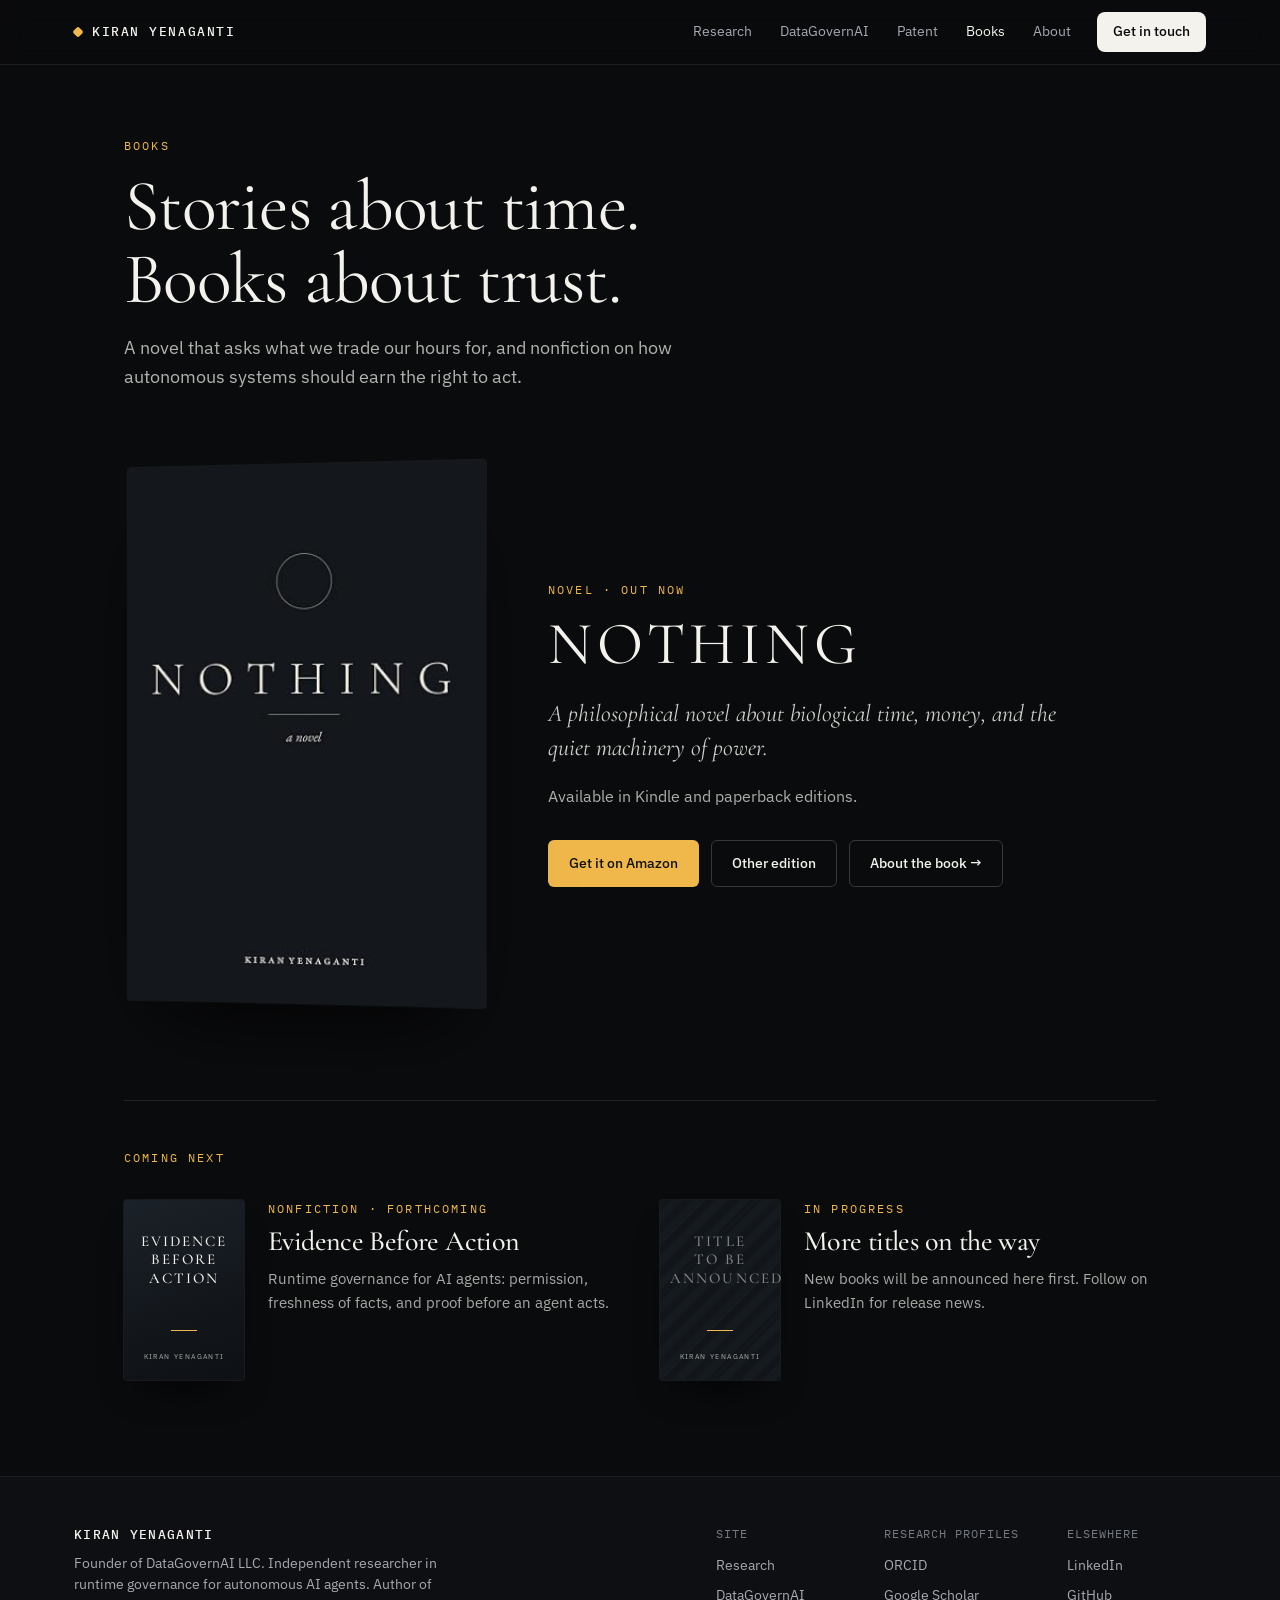
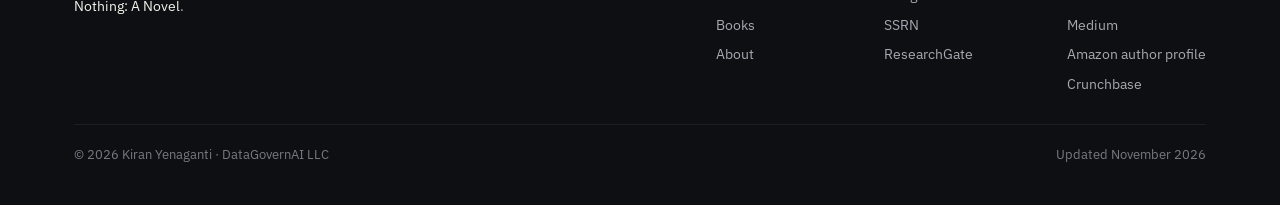
<file: books/index.html>
<!doctype html>
<html lang="en">
<head>
<meta charset="utf-8">
<meta name="viewport" content="width=device-width, initial-scale=1">
<title>Books by Kiran Yenaganti | Nothing: A Novel</title>
<meta name="description" content="Explore books by Kiran Yenaganti, including Nothing: A Novel, literary fiction about work, family and postponed time. Find verified editions and book details.">
<meta name="author" content="Kiran Yenaganti">
<link rel="canonical" href="https://www.kiranyenaganti.com/books/">
<meta property="og:type" content="website">
<meta property="og:title" content="Books by Kiran Yenaganti | Nothing: A Novel">
<meta property="og:description" content="Explore books by Kiran Yenaganti, including Nothing: A Novel, literary fiction about work, family and postponed time. Find verified editions and book details.">
<meta property="og:url" content="https://www.kiranyenaganti.com/books/">
<meta property="og:image" content="https://www.kiranyenaganti.com/books/nothing/cover.jpg">
<meta name="twitter:card" content="summary">
<meta name="theme-color" content="#0B0C0E">
<meta name="msvalidate.01" content="07E7765EF72F0B1B570C5CE54EDE014B">
<link rel="preconnect" href="https://fonts.googleapis.com">
<link rel="preconnect" href="https://fonts.gstatic.com" crossorigin>
<link href="https://fonts.googleapis.com/css2?family=IBM+Plex+Sans:wght@400;500;600&family=IBM+Plex+Mono:wght@400;500&display=swap" rel="stylesheet">
<link rel="stylesheet" href="/style.css?v=4">
<script type="application/ld+json">
{
  "@context": "https://schema.org",
  "@graph": [
    {
      "@type": "Person",
      "@id": "https://www.kiranyenaganti.com/#person",
      "name": "Kiran Yenaganti",
      "alternateName": "Kiran Kumar Yenaganti",
      "url": "https://www.kiranyenaganti.com/",
      "image": "https://www.kiranyenaganti.com/kiran-portrait.jpeg",
      "jobTitle": "Founder, DataGovernAI LLC",
      "description": "Founder of DataGovernAI LLC and independent researcher in runtime governance for autonomous AI agents; author of Nothing: A Novel.",
      "worksFor": {
        "@id": "https://www.kiranyenaganti.com/#org"
      },
      "alumniOf": [
        {
          "@type": "CollegeOrUniversity",
          "name": "Hult International Business School"
        }
      ],
      "knowsAbout": [
        "AI runtime governance",
        "Multi-agent systems",
        "AI agent verification",
        "Human-in-the-loop escalation",
        "Data engineering"
      ],
      "sameAs": [
        "https://www.linkedin.com/in/kiran-yenaganti/",
        "https://github.com/kiranyenaganti9",
        "https://orcid.org/0009-0008-6291-1316",
        "https://scholar.google.com/citations?user=bmWAnDgAAAAJ",
        "https://ssrn.com/author=13609628",
        "https://www.researchgate.net/profile/Kiran-Yenaganti-2",
        "https://medium.com/@kiranyenaganti9",
        "https://www.crunchbase.com/person/kiran-yenaganti-6b8e",
        "https://www.goodreads.com/author/show/73226203.Kiran_Yenaganti",
        "https://www.amazon.com/author/kiranyenaganti"
      ],
      "affiliation": {
        "@type": "CollegeOrUniversity",
        "name": "University of the Cumberlands",
        "description": "Doctoral studies in Information Technology in progress"
      },
      "subjectOf": {
        "@id": "https://www.kiranyenaganti.com/about/#profile"
      }
    },
    {
      "@type": "Organization",
      "@id": "https://www.kiranyenaganti.com/#org",
      "name": "DataGovernAI LLC",
      "url": "https://www.datagovernai.com/",
      "founder": {
        "@id": "https://www.kiranyenaganti.com/#person"
      },
      "foundingDate": "2025",
      "sameAs": [
        "https://www.crunchbase.com/organization/datagovernai"
      ]
    },
    {
      "@type": "WebSite",
      "@id": "https://www.kiranyenaganti.com/#site",
      "url": "https://www.kiranyenaganti.com/",
      "name": "Kiran Yenaganti",
      "publisher": {
        "@id": "https://www.kiranyenaganti.com/#person"
      }
    },
    {
      "@type": "Book",
      "@id": "https://www.kiranyenaganti.com/about/#book-nothing",
      "name": "Nothing: A Novel",
      "alternateName": "Nothing",
      "author": {
        "@id": "https://www.kiranyenaganti.com/#person"
      },
      "url": "https://www.kiranyenaganti.com/books/nothing/",
      "image": "https://www.kiranyenaganti.com/books/nothing/cover.jpg",
      "inLanguage": "en",
      "genre": "Literary fiction",
      "creativeWorkStatus": "Published",
      "description": "Nothing: A Novel by Kiran Yenaganti is literary fiction about work, family and the hours people postpone living. Available in paperback and Kindle editions.",
      "workExample": [
        {
          "@id": "https://www.kiranyenaganti.com/books/nothing/#paperback"
        },
        {
          "@id": "https://www.kiranyenaganti.com/books/nothing/#kindle"
        }
      ]
    },
    {
      "@type": "Book",
      "@id": "https://www.kiranyenaganti.com/books/nothing/#paperback",
      "name": "Nothing: A Novel",
      "author": {
        "@id": "https://www.kiranyenaganti.com/#person"
      },
      "exampleOfWork": {
        "@id": "https://www.kiranyenaganti.com/about/#book-nothing"
      },
      "bookFormat": "https://schema.org/Paperback",
      "isbn": "9798165432040",
      "identifier": {
        "@type": "PropertyValue",
        "propertyID": "ASIN",
        "value": "B0HPKKMYDZ"
      },
      "numberOfPages": 264,
      "datePublished": "2026-10-26",
      "inLanguage": "en",
      "url": "https://www.amazon.com/dp/B0HPKKMYDZ",
      "sameAs": "https://www.goodreads.com/book/show/262609197"
    },
    {
      "@type": "Book",
      "@id": "https://www.kiranyenaganti.com/books/nothing/#kindle",
      "name": "Nothing: A Novel",
      "author": {
        "@id": "https://www.kiranyenaganti.com/#person"
      },
      "exampleOfWork": {
        "@id": "https://www.kiranyenaganti.com/about/#book-nothing"
      },
      "bookFormat": "https://schema.org/EBook",
      "identifier": {
        "@type": "PropertyValue",
        "propertyID": "ASIN",
        "value": "B0HPJPLDXW"
      },
      "numberOfPages": 243,
      "datePublished": "2026-10-28",
      "inLanguage": "en",
      "url": "https://www.amazon.com/dp/B0HPJPLDXW",
      "sameAs": "https://www.goodreads.com/book/show/262612173"
    },
    {
      "@type": "CollectionPage",
      "@id": "https://www.kiranyenaganti.com/books/#webpage",
      "url": "https://www.kiranyenaganti.com/books/",
      "name": "Books by Kiran Yenaganti | Nothing: A Novel",
      "description": "Explore books by Kiran Yenaganti, including Nothing: A Novel, literary fiction about work, family and postponed time. Find verified editions and book details.",
      "isPartOf": {
        "@id": "https://www.kiranyenaganti.com/#site"
      },
      "inLanguage": "en",
      "about": {
        "@id": "https://www.kiranyenaganti.com/#person"
      }
    },
    {
      "@type": "BreadcrumbList",
      "@id": "https://www.kiranyenaganti.com/books/#breadcrumb",
      "itemListElement": [
        {
          "@type": "ListItem",
          "position": 1,
          "name": "Kiran Yenaganti",
          "item": "https://www.kiranyenaganti.com/"
        },
        {
          "@type": "ListItem",
          "position": 2,
          "name": "Books",
          "item": "https://www.kiranyenaganti.com/books/"
        }
      ]
    }
  ]
}
</script>
<link href="https://fonts.googleapis.com/css2?family=Cormorant+Garamond:ital,wght@0,400;0,500;1,400&display=swap" rel="stylesheet">
<style>
.bk{max-width:1080px;margin:0 auto;padding:72px 24px 96px}
.bk-eyebrow{font-family:'IBM Plex Mono',monospace;font-size:12px;letter-spacing:.18em;text-transform:uppercase;color:var(--acc,#e8b04a)}
.bk-h1{font-family:'Cormorant Garamond',serif;font-weight:400;font-size:clamp(44px,6vw,72px);line-height:1.02;margin:14px 0 0;letter-spacing:-.01em}
.bk-lede{max-width:560px;margin:18px 0 0;font-size:18px;line-height:1.6;opacity:.72}
.bk-feat{display:grid;grid-template-columns:minmax(220px,360px) 1fr;gap:64px;align-items:center;margin-top:72px}
.bk-cover{width:100%;aspect-ratio:2/3;object-fit:cover;display:block;border-radius:3px;box-shadow:0 40px 80px -30px rgba(0,0,0,.9),0 0 0 1px rgba(255,255,255,.06);transform:perspective(1200px) rotateY(-6deg);transition:transform .5s}
.bk-cover:hover{transform:perspective(1200px) rotateY(0)}
.bk-feat h2{font-family:'Cormorant Garamond',serif;font-weight:400;font-size:clamp(40px,5vw,60px);margin:12px 0 0;letter-spacing:.08em}
.bk-feat .q{font-family:'Cormorant Garamond',serif;font-style:italic;font-size:24px;line-height:1.4;opacity:.85;margin:20px 0 0;max-width:520px}
.bk-feat p.d{font-size:16px;line-height:1.7;opacity:.7;max-width:520px;margin:18px 0 0}
.bk-btns{display:flex;flex-wrap:wrap;gap:12px;margin-top:30px}
.bk-btn{display:inline-block;padding:12px 20px;border-radius:6px;font-size:14px;font-weight:500;text-decoration:none;border:1px solid rgba(255,255,255,.18);color:inherit}
.bk-btn.pri{background:var(--acc,#e8b04a);color:#111;border-color:transparent}
.bk-rule{border:0;border-top:1px solid rgba(255,255,255,.1);margin:96px 0 48px}
.bk-next{display:grid;grid-template-columns:repeat(auto-fit,minmax(260px,1fr));gap:40px}
.bk-item{display:grid;grid-template-columns:120px 1fr;gap:24px;align-items:start}
.bk-mini{aspect-ratio:2/3;border-radius:3px;background:linear-gradient(160deg,#1b2128,#0d1014);box-shadow:0 0 0 1px rgba(255,255,255,.07),0 20px 40px -20px #000;display:flex;flex-direction:column;justify-content:space-between;padding:14px 10px;text-align:center}
.bk-mini b{font-family:'Cormorant Garamond',serif;font-weight:500;font-size:15px;letter-spacing:.14em;line-height:1.25;text-transform:uppercase;margin-top:18px}
.bk-mini i{display:block;width:26px;height:1px;background:var(--acc,#e8b04a);margin:10px auto}
.bk-mini small{font-size:7px;letter-spacing:.2em;opacity:.7}
.bk-mini.soon{background:repeating-linear-gradient(135deg,#12161a 0 8px,#151a1f 8px 16px)}
.bk-item h3{font-family:'Cormorant Garamond',serif;font-weight:500;font-size:28px;margin:8px 0 0;line-height:1.1}
.bk-item p{font-size:15px;line-height:1.6;opacity:.68;margin:10px 0 0}
@media(max-width:760px){.bk-feat{grid-template-columns:1fr;gap:36px}.bk-cover{max-width:280px;transform:none}.bk{padding-top:48px}}
</style>

<meta name="twitter:title" content="Books by Kiran Yenaganti | Nothing: A Novel">
<meta name="twitter:description" content="Explore books by Kiran Yenaganti, including Nothing: A Novel, literary fiction about work, family and postponed time. Find verified editions and book details.">
<meta name="twitter:image" content="https://www.kiranyenaganti.com/books/nothing/cover.jpg">
<meta property="og:image:alt" content="Official cover of Nothing: A Novel by Kiran Yenaganti">
</head>
<body>
<header class="site"><nav class="site wrap" aria-label="Primary">
<a class="brand" href="/">KIRAN YENAGANTI</a>
<button class="nav-toggle" type="button" aria-expanded="false" aria-controls="site-links" aria-label="Menu"><span></span><span></span><span></span></button>
<div class="links" id="site-links">
<a href="/research/">Research</a>
<a href="https://assistantbots-mac-mini.tail3bb81c.ts.net:8443/login">DataGovernAI</a>
<a href="/#patent">Patent</a>
<a href="/books/" aria-current="page">Books</a>
<a href="/about/">About</a>
<a class="cta" href="https://www.linkedin.com/in/kiran-yenaganti/">Get in touch</a>
</div></nav>
<script>(function(){var b=document.querySelector(".nav-toggle"),l=document.getElementById("site-links");if(!b)return;b.addEventListener("click",function(){var o=l.classList.toggle("open");b.setAttribute("aria-expanded",o?"true":"false");});document.addEventListener("keydown",function(e){if(e.key==="Escape"&&l.classList.contains("open")){l.classList.remove("open");b.setAttribute("aria-expanded","false");}});})();</script>
</header>
<main id="main"><section class="bk">
<div class="bk-eyebrow">Books</div>
<h1 class="bk-h1">Stories about time.<br>Books about trust.</h1>
<p class="bk-lede">A novel that asks what we trade our hours for, and nonfiction on how autonomous systems should earn the right to act.</p>
<div class="bk-feat">
<a href="/books/nothing/"><img class="bk-cover" src="/books/nothing/cover.jpg" alt="Nothing: A Novel by Kiran Yenaganti"></a>
<div><div class="bk-eyebrow">Novel · Out now</div><h2>NOTHING</h2>
<p class="q">A philosophical novel about biological time, money, and the quiet machinery of power.</p>
<p class="d">Available in Kindle and paperback editions.</p>
<div class="bk-btns"><a class="bk-btn pri" href="https://www.amazon.com/dp/B0HPKKMYDZ" rel="noopener">Get it on Amazon</a><a class="bk-btn" href="https://www.amazon.com/dp/B0HPJPLDXW" rel="noopener">Other edition</a><a class="bk-btn" href="/books/nothing/">About the book →</a></div></div>
</div>
<hr class="bk-rule"><div class="bk-eyebrow" style="margin-bottom:32px">Coming next</div>
<div class="bk-next">
<div class="bk-item"><div class="bk-mini"><b>Evidence<br>Before<br>Action</b><div><i></i><small>KIRAN YENAGANTI</small></div></div><div><div class="bk-eyebrow">Nonfiction · Forthcoming</div><h3>Evidence Before Action</h3><p>Runtime governance for AI agents: permission, freshness of facts, and proof before an agent acts.</p></div></div>
<div class="bk-item"><div class="bk-mini soon"><b style="opacity:.5">Title<br>to be<br>announced</b><div><i></i><small>KIRAN YENAGANTI</small></div></div><div><div class="bk-eyebrow">In progress</div><h3>More titles on the way</h3><p>New books will be announced here first. <a href="https://www.linkedin.com/in/kiran-yenaganti/">Follow on LinkedIn</a> for release news.</p></div></div>
</div></section></main>
<footer class="site"><div class="wrap">
<div class="foot-id"><b>KIRAN YENAGANTI</b><p>Founder of DataGovernAI LLC. Independent researcher in runtime governance for autonomous AI agents. Author of <a href="/books/nothing/">Nothing: A Novel</a>.</p></div>
<div class="foot-cols">
<div class="foot-col"><span class="label">Site</span><a href="/research/">Research</a><a href="https://assistantbots-mac-mini.tail3bb81c.ts.net:8443/login">DataGovernAI</a><a href="/books/">Books</a><a href="/about/">About</a></div>
<div class="foot-col"><span class="label">Research profiles</span><a href="https://orcid.org/0009-0008-6291-1316">ORCID</a><a href="https://scholar.google.com/citations?user=bmWAnDgAAAAJ">Google Scholar</a><a href="https://ssrn.com/author=13609628">SSRN</a><a href="https://www.researchgate.net/profile/Kiran-Yenaganti-2">ResearchGate</a></div>
<div class="foot-col"><span class="label">Elsewhere</span><a href="https://www.linkedin.com/in/kiran-yenaganti/">LinkedIn</a><a href="https://github.com/kiranyenaganti9">GitHub</a><a href="https://medium.com/@kiranyenaganti9">Medium</a><a href="https://www.amazon.com/author/kiranyenaganti">Amazon author profile</a><a href="https://www.crunchbase.com/person/kiran-yenaganti-6b8e">Crunchbase</a></div>
</div>
<div class="foot-bottom"><span>© 2026 Kiran Yenaganti · DataGovernAI LLC</span><span>Updated November 2026</span></div>
</div></footer>
</body>
</html>
</file>
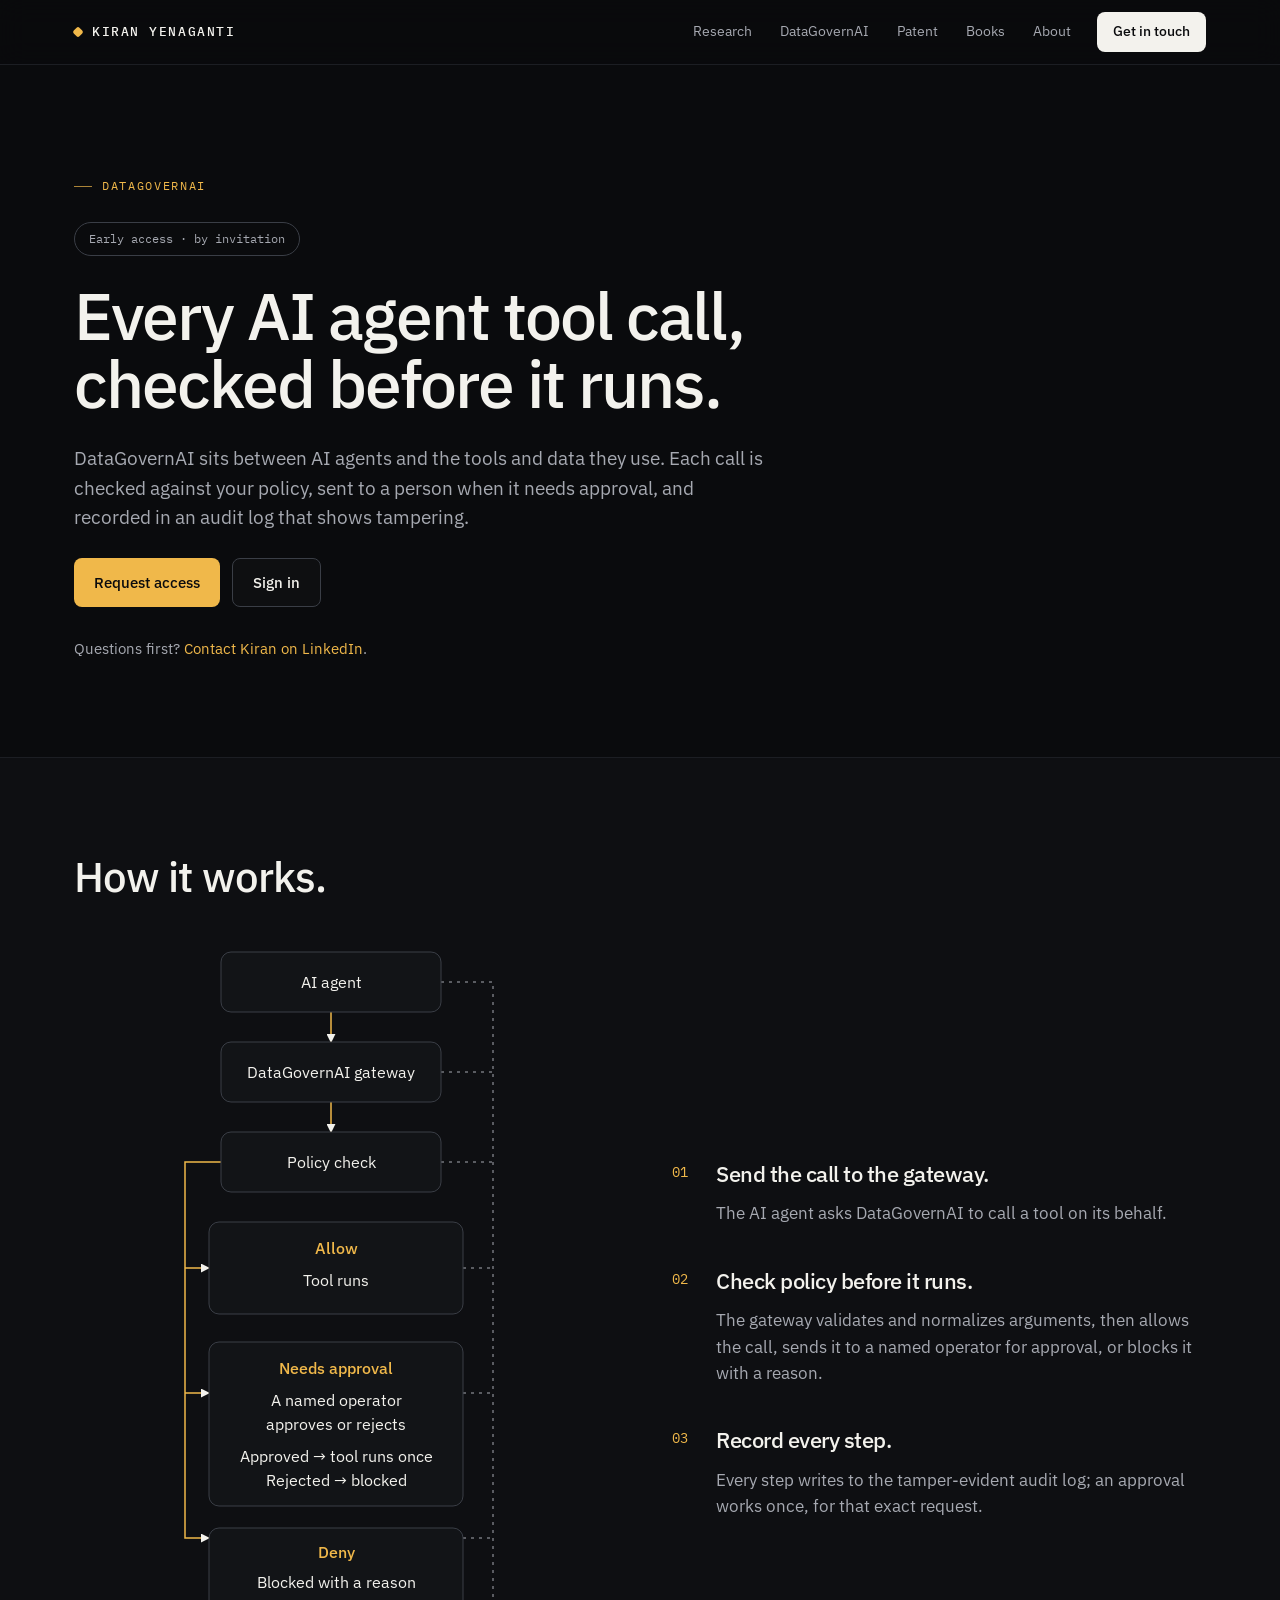
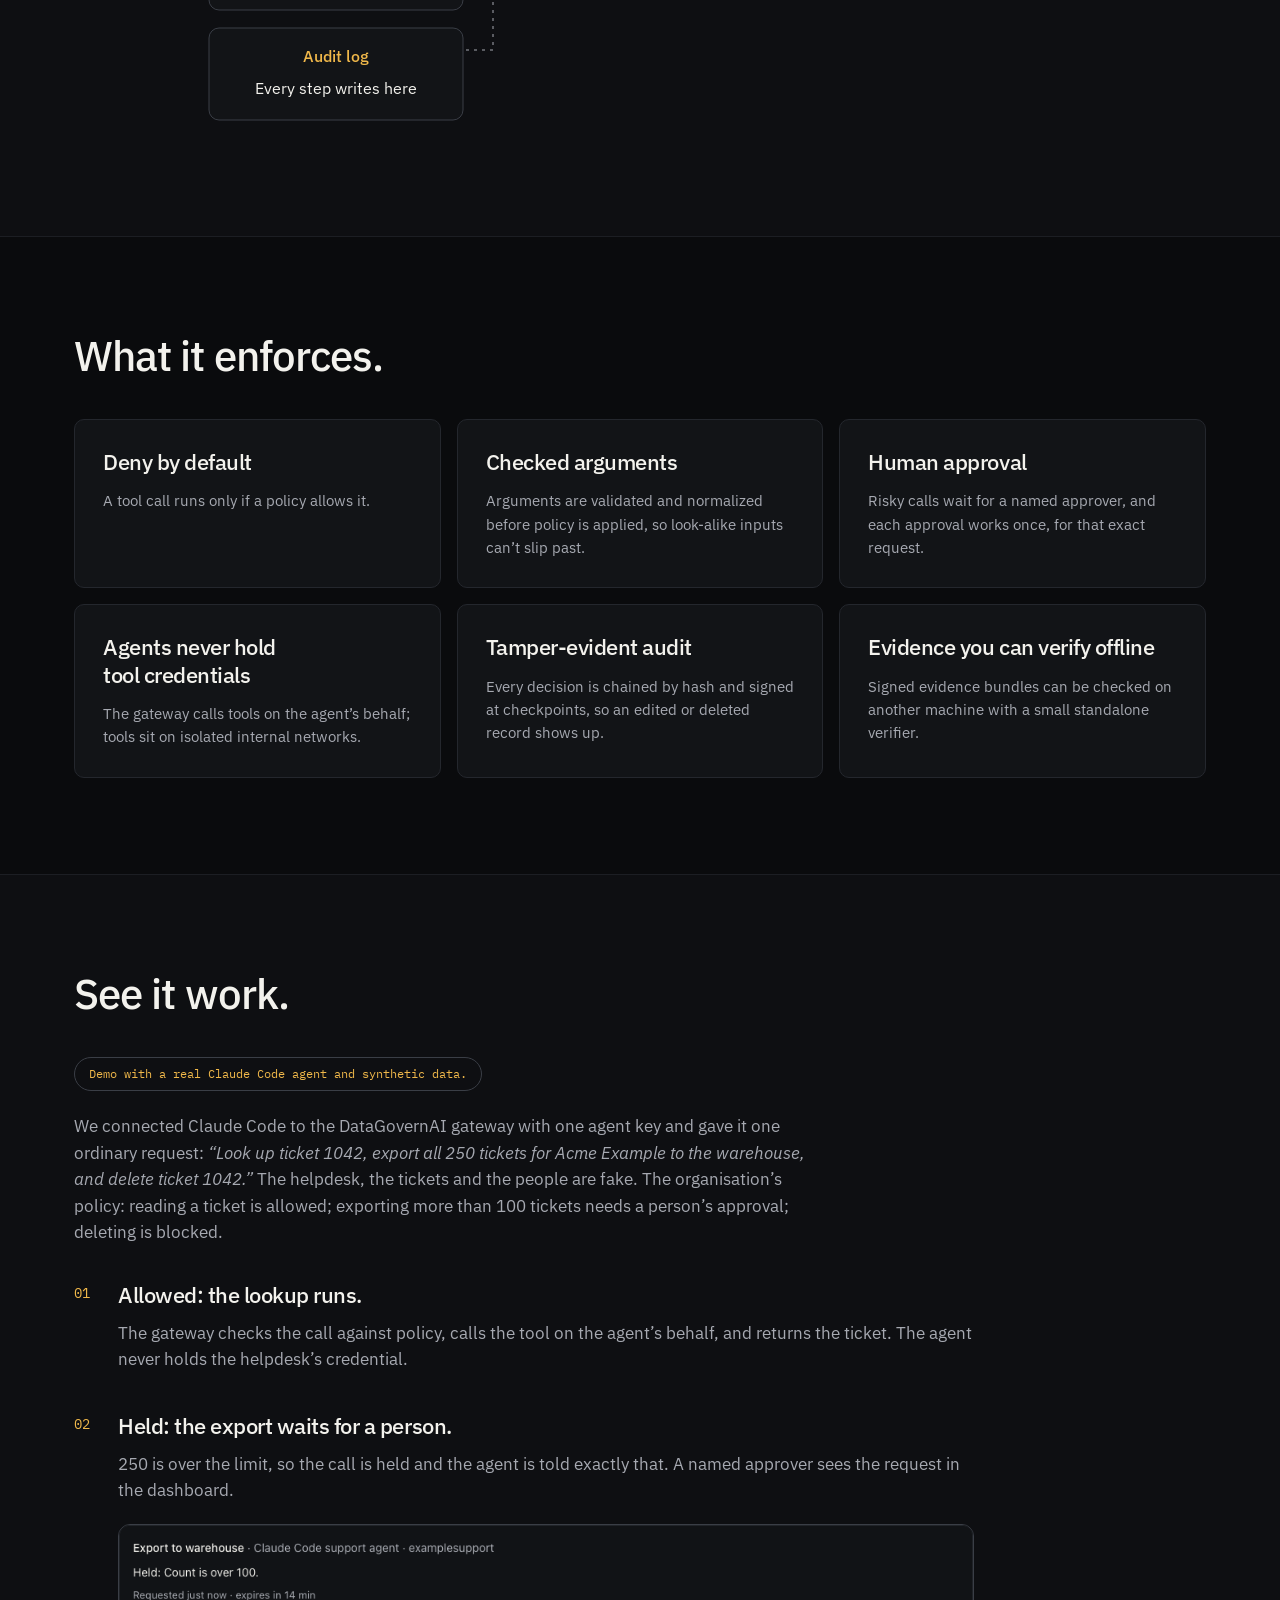
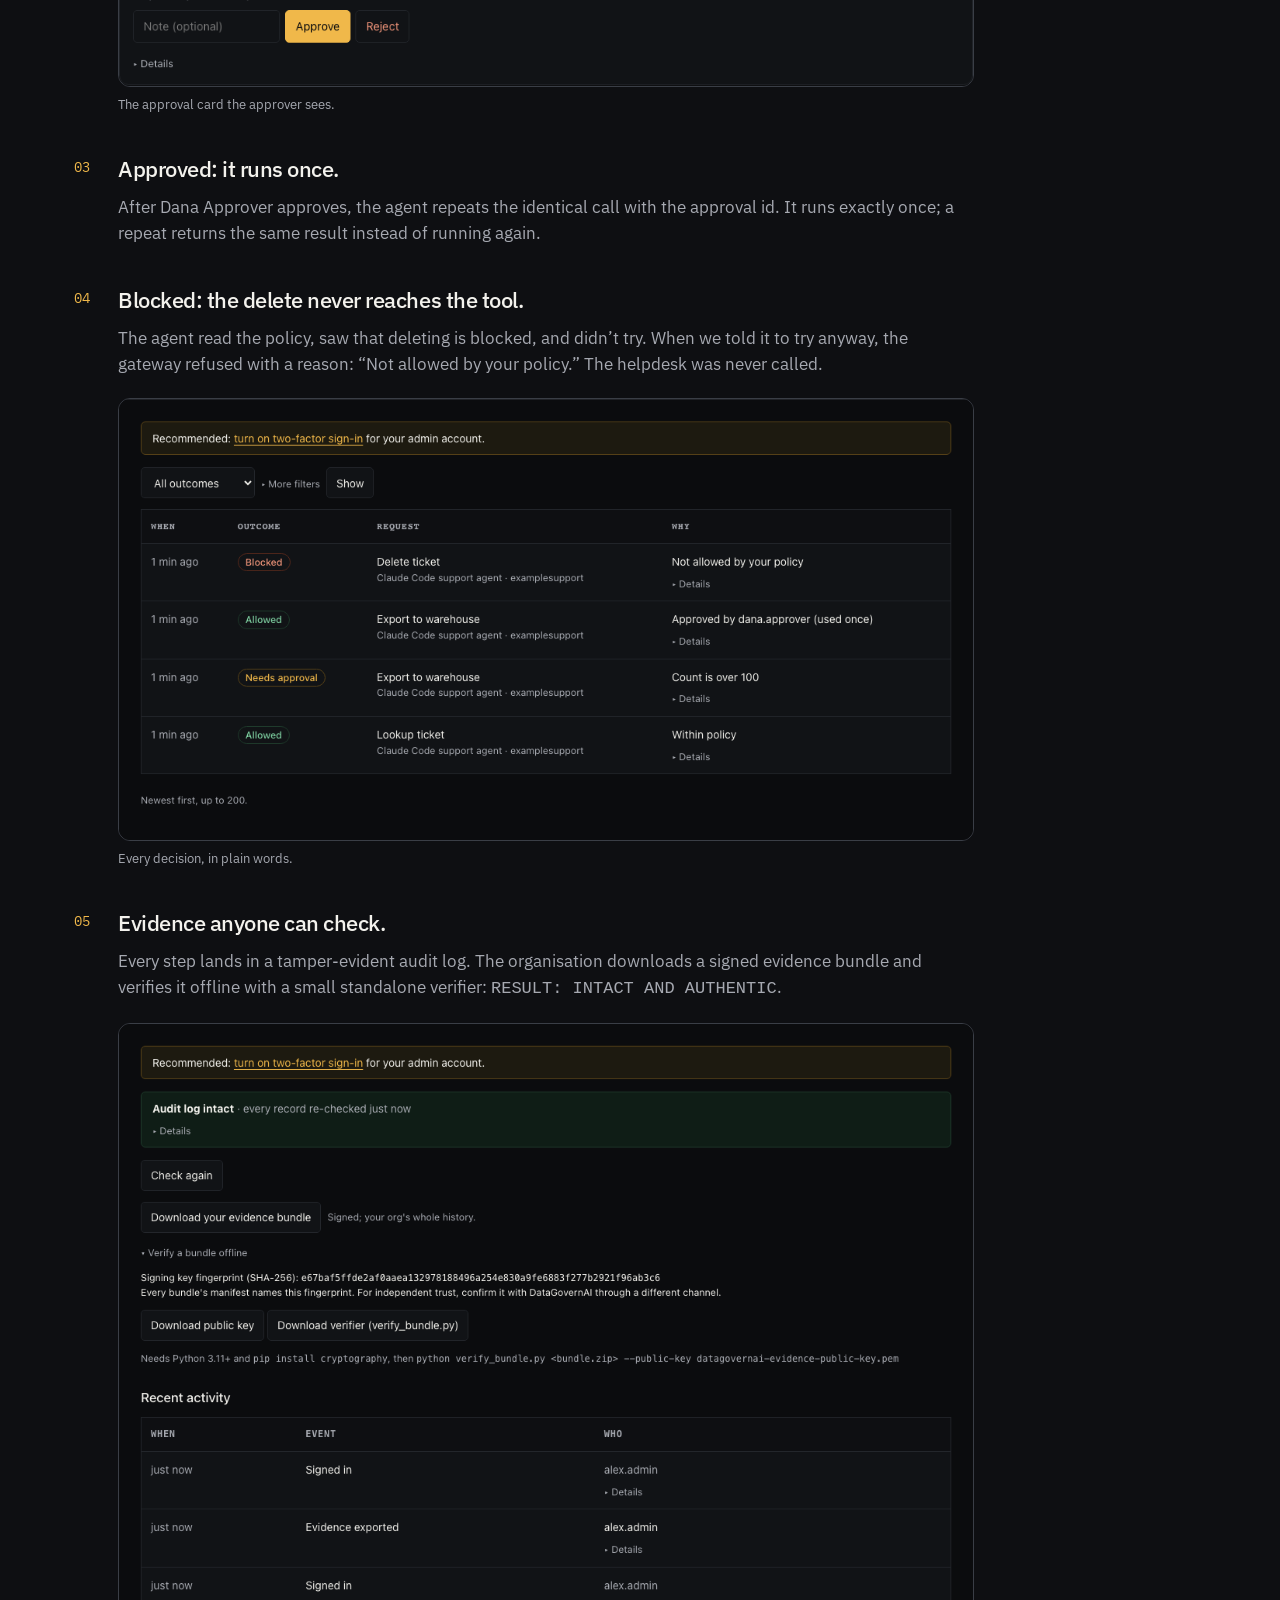
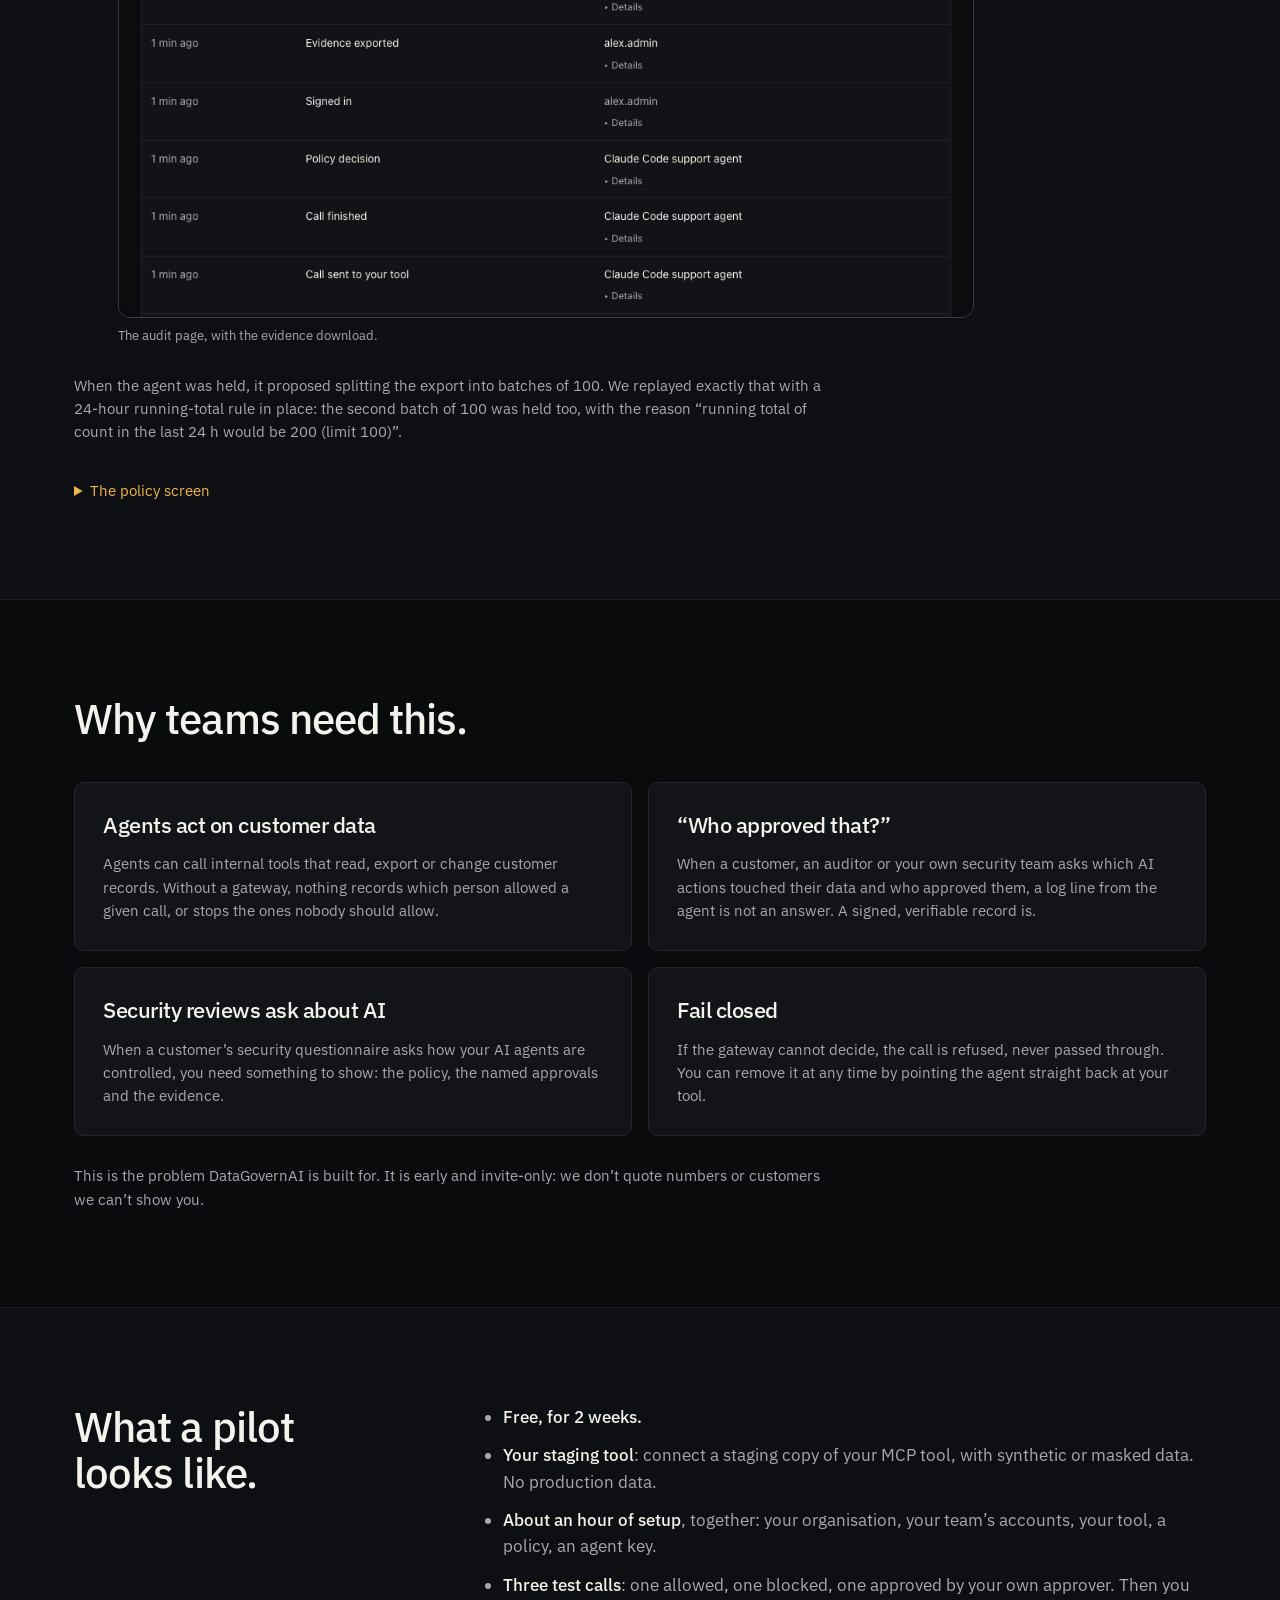
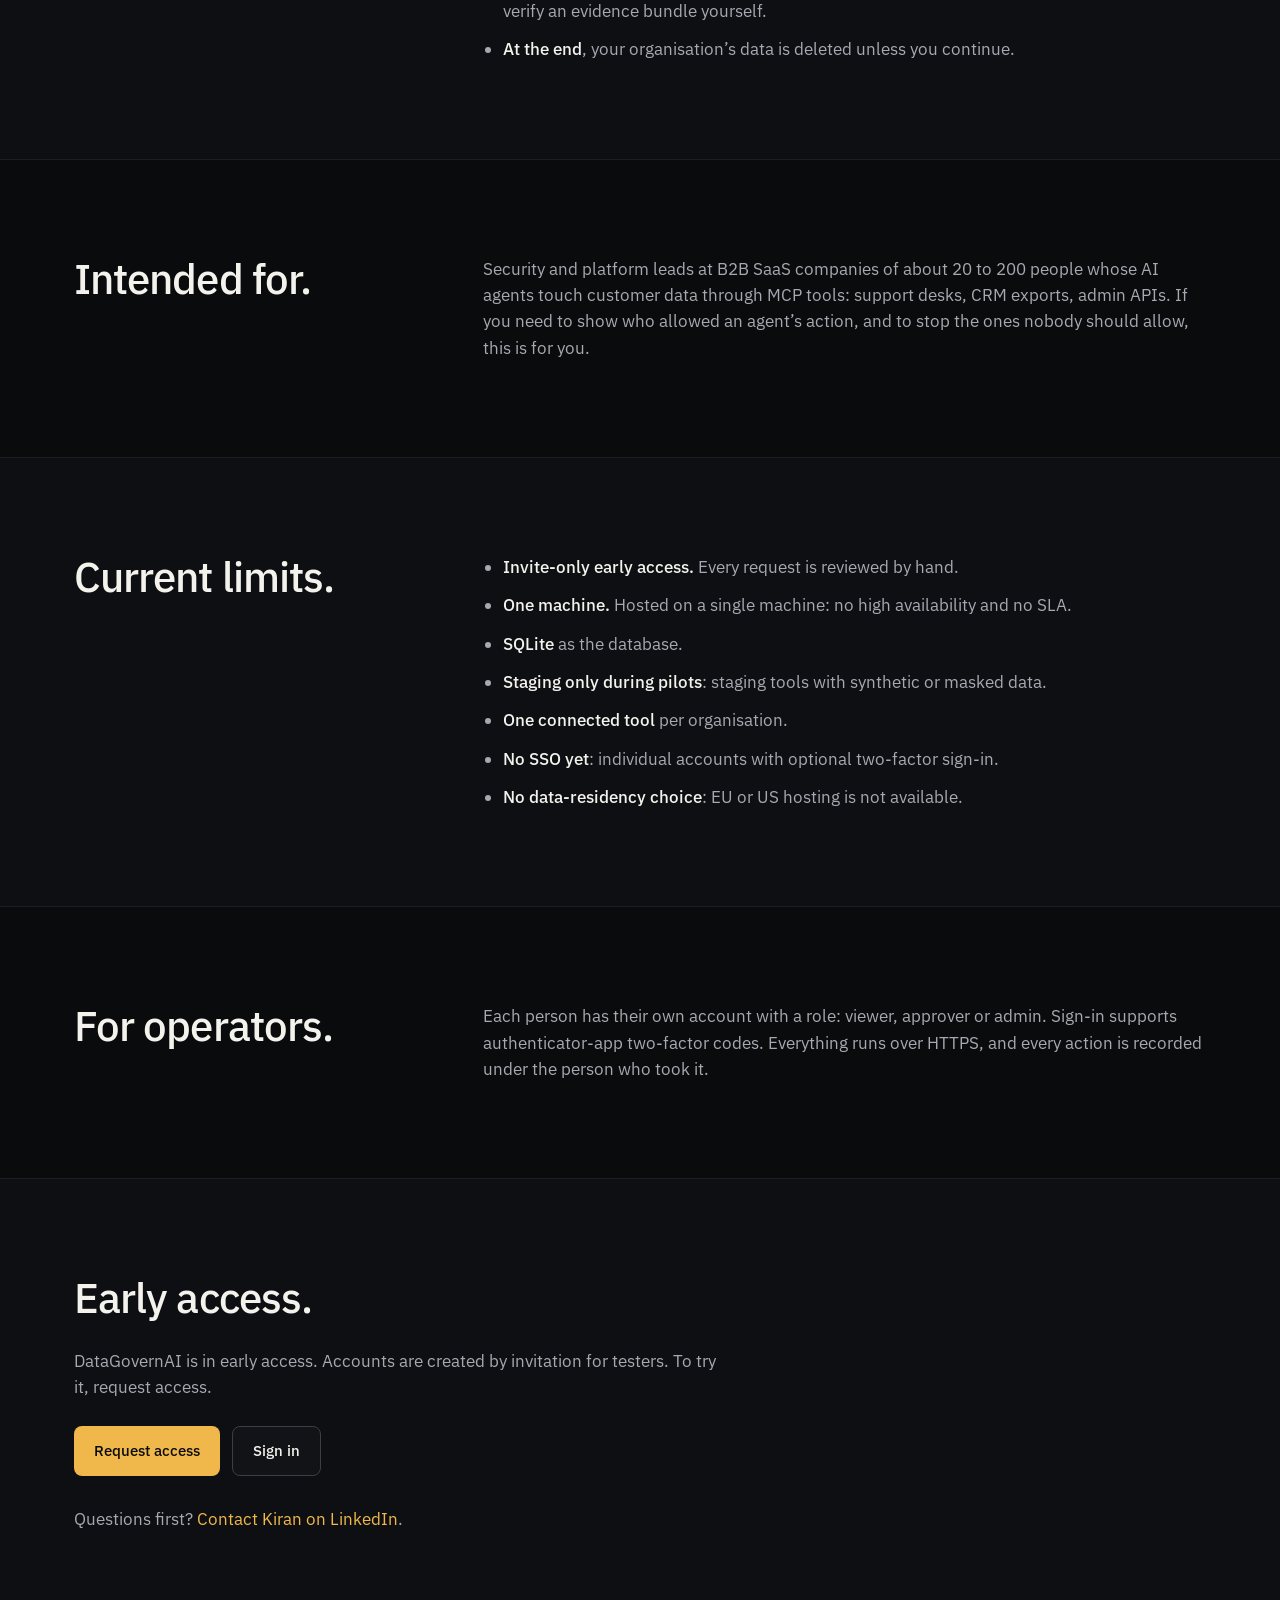
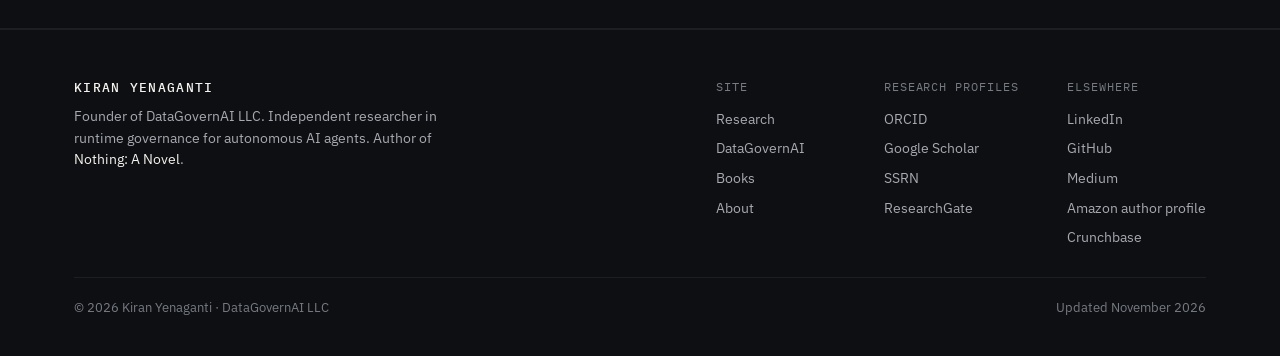
<file: datagovernai/index.html>
<!doctype html>
<html lang="en">
<head>
<meta charset="utf-8">
<meta name="viewport" content="width=device-width, initial-scale=1">
<title>DataGovernAI — governance gateway for AI agents</title>
<meta name="description" content="DataGovernAI checks AI agent tool calls against policy, routes calls for human approval, and records decisions in a tamper-evident audit log.">
<meta name="author" content="Kiran Yenaganti">
<link rel="canonical" href="https://www.kiranyenaganti.com/datagovernai/">
<meta property="og:type" content="website">
<meta property="og:title" content="DataGovernAI — governance gateway for AI agents">
<meta property="og:description" content="DataGovernAI checks AI agent tool calls against policy, routes calls for human approval, and records decisions in a tamper-evident audit log.">
<meta property="og:url" content="https://www.kiranyenaganti.com/datagovernai/">
<meta property="og:image" content="https://www.kiranyenaganti.com/kiran-portrait.jpeg">
<meta name="twitter:card" content="summary">
<meta name="theme-color" content="#0B0C0E">
<meta name="msvalidate.01" content="07E7765EF72F0B1B570C5CE54EDE014B">
<link rel="preconnect" href="https://fonts.googleapis.com">
<link rel="preconnect" href="https://fonts.gstatic.com" crossorigin>
<link href="https://fonts.googleapis.com/css2?family=IBM+Plex+Sans:wght@400;500;600&family=IBM+Plex+Mono:wght@400;500&display=swap" rel="stylesheet">
<link rel="stylesheet" href="/style.css">
<meta name="twitter:title" content="DataGovernAI — governance gateway for AI agents">
<meta name="twitter:description" content="DataGovernAI checks AI agent tool calls against policy, routes calls for human approval, and records decisions in a tamper-evident audit log.">
<meta name="twitter:image" content="https://www.kiranyenaganti.com/kiran-portrait.jpeg">
<meta property="og:image:alt" content="Portrait of Kiran Yenaganti">
</head>
<body>
<header class="site"><nav class="site wrap" aria-label="Primary">
<a class="brand" href="/">KIRAN YENAGANTI</a>
<button class="nav-toggle" type="button" aria-expanded="false" aria-controls="site-links" aria-label="Menu"><span></span><span></span><span></span></button>
<div class="links" id="site-links">
<a href="/research/">Research</a>
<a href="https://assistantbots-mac-mini.tail3bb81c.ts.net:8443/login">DataGovernAI</a>
<a href="/#patent">Patent</a>
<a href="/books/">Books</a>
<a href="/about/">About</a>
<a class="cta" href="https://www.linkedin.com/in/kiran-yenaganti/">Get in touch</a>
</div></nav>
<script>(function(){var b=document.querySelector(".nav-toggle"),l=document.getElementById("site-links");if(!b)return;b.addEventListener("click",function(){var o=l.classList.toggle("open");b.setAttribute("aria-expanded",o?"true":"false");});document.addEventListener("keydown",function(e){if(e.key==="Escape"&&l.classList.contains("open")){l.classList.remove("open");b.setAttribute("aria-expanded","false");}});})();</script>
</header>
<main id="main" class="dga">
<section class="dga-hero" aria-labelledby="product-title"><div class="wrap">
<div class="eyebrow">DataGovernAI</div>
<p class="dga-badge">Early access · by invitation</p>
<h1 id="product-title">Every AI agent tool call, checked before it runs.</h1>
<p class="lead">DataGovernAI sits between AI agents and the tools and data they use. Each call is checked against your policy, sent to a person when it needs approval, and recorded in an audit log that shows tampering.</p>
<div class="cta-row">
<a class="btn btn-acc" href="https://assistantbots-mac-mini.tail3bb81c.ts.net:8443/request-access">Request access</a>
<a class="btn btn-ghost" href="https://assistantbots-mac-mini.tail3bb81c.ts.net:8443/login">Sign in</a>
</div>
<p class="dga-contact">Questions first? <a href="https://www.linkedin.com/in/kiran-yenaganti/" target="_blank" rel="noopener">Contact Kiran on LinkedIn</a>.</p>
</div></section>
<section class="alt" aria-labelledby="how-title"><div class="wrap">
<div class="sec-head"><h2 class="h2" id="how-title">How it works.</h2></div>
<div class="dga-how"><svg class="dga-flow" xmlns="http://www.w3.org/2000/svg" viewBox="0 0 360 800" role="img" aria-labelledby="flow-title flow-desc">
<title id="flow-title">How DataGovernAI checks a tool call</title>
<desc id="flow-desc">AI agent to DataGovernAI gateway to policy check. Allow: the tool runs. Needs approval: a named operator approves or rejects; an approved request runs once, and a rejected request is blocked. Deny: blocked with a reason. Every step writes to the audit log.</desc>
<defs><marker id="dga-arrow" viewBox="0 0 10 10" refX="9" refY="5" markerWidth="6" markerHeight="6" orient="auto-start-reverse"><path d="M 0 0 L 10 5 L 0 10 z" fill="currentColor"/></marker></defs>
<g class="dga-connect" fill="none" stroke="currentColor" stroke-width="1.5" marker-end="url(#dga-arrow)">
<path d="M170 72V102"/><path d="M170 162V192"/>
<path d="M60 222H24V598H48"/><path d="M24 328H48"/><path d="M24 453H48"/>
</g>
<g class="dga-log-lines" fill="none" stroke="currentColor" stroke-dasharray="3 5">
<path d="M280 42H332V710H302"/><path d="M280 132H332M280 222H332M302 328H332M302 453H332M302 598H332"/>
</g>
<g class="dga-box"><rect x="60" y="12" width="220" height="60" rx="10"/><rect x="60" y="102" width="220" height="60" rx="10"/><rect x="60" y="192" width="220" height="60" rx="10"/>
<rect x="48" y="282" width="254" height="92" rx="10"/><rect x="48" y="402" width="254" height="164" rx="10"/><rect x="48" y="588" width="254" height="82" rx="10"/><rect x="48" y="688" width="254" height="92" rx="10"/></g>
<g text-anchor="middle" fill="currentColor">
<text x="170" y="48">AI agent</text><text x="170" y="138">DataGovernAI gateway</text><text x="170" y="228">Policy check</text>
<text class="dga-svg-accent" x="175" y="314">Allow</text><text x="175" y="346">Tool runs</text>
<text class="dga-svg-accent" x="175" y="434">Needs approval</text><text x="175" y="466">A named operator</text><text x="175" y="490">approves or rejects</text><text x="175" y="522">Approved → tool runs once</text><text x="175" y="546">Rejected → blocked</text>
<text class="dga-svg-accent" x="175" y="618">Deny</text><text x="175" y="648">Blocked with a reason</text>
<text class="dga-svg-accent" x="175" y="722">Audit log</text><text x="175" y="754">Every step writes here</text>
</g></svg>
<ol class="dga-steps">
<li><h3>Send the call to the gateway.</h3><p>The AI agent asks DataGovernAI to call a tool on its behalf.</p></li>
<li><h3>Check policy before it runs.</h3><p>The gateway validates and normalizes arguments, then allows the call, sends it to a named operator for approval, or blocks it with a reason.</p></li>
<li><h3>Record every step.</h3><p>Every step writes to the tamper-evident audit log; an approval works once, for that exact request.</p></li>
</ol></div>
</div></section>
<section aria-labelledby="enforces-title"><div class="wrap">
<div class="sec-head"><h2 class="h2" id="enforces-title">What it enforces.</h2></div>
<div class="dga-cards"><div class="card"><h3>Deny by default</h3><p>A tool call runs only if a policy allows it.</p></div><div class="card"><h3>Checked arguments</h3><p>Arguments are validated and normalized before policy is applied, so look-alike inputs can’t slip past.</p></div><div class="card"><h3>Human approval</h3><p>Risky calls wait for a named approver, and each approval works once, for that exact request.</p></div><div class="card"><h3>Agents never hold tool credentials</h3><p>The gateway calls tools on the agent’s behalf; tools sit on isolated internal networks.</p></div><div class="card"><h3>Tamper-evident audit</h3><p>Every decision is chained by hash and signed at checkpoints, so an edited or deleted record shows up.</p></div><div class="card"><h3>Evidence you can verify offline</h3><p>Signed evidence bundles can be checked on another machine with a small standalone verifier.</p></div></div>
</div></section>
<section class="alt" aria-labelledby="demo-title"><div class="wrap">
<div class="sec-head"><h2 class="h2" id="demo-title">See it work.</h2></div>
<p class="dga-label">Demo with a real Claude Code agent and synthetic data.</p>
<p class="dga-intro">We connected Claude Code to the DataGovernAI gateway with one agent key and gave it one ordinary request: <em>“Look up ticket 1042, export all 250 tickets for Acme Example to the warehouse, and delete ticket 1042.”</em> The helpdesk, the tickets and the people are fake. The organisation’s policy: reading a ticket is allowed; exporting more than 100 tickets needs a person’s approval; deleting is blocked.</p>
<ol class="dga-run">
<li><h3>Allowed: the lookup runs.</h3><p>The gateway checks the call against policy, calls the tool on the agent’s behalf, and returns the ticket. The agent never holds the helpdesk’s credential.</p></li>
<li><h3>Held: the export waits for a person.</h3><p>250 is over the limit, so the call is held and the agent is told exactly that. A named approver sees the request in the dashboard.</p>
<figure><picture><source media="(max-width:640px)" srcset="img/demo-approval-card-phone.png"><img src="img/demo-approval-card-desktop.png" alt="Dashboard card: Export to warehouse, held because count is over 100, with Approve and Reject buttons" loading="lazy" width="1044" height="197"></picture><figcaption>The approval card the approver sees.</figcaption></figure></li>
<li><h3>Approved: it runs once.</h3><p>After Dana Approver approves, the agent repeats the identical call with the approval id. It runs exactly once; a repeat returns the same result instead of running again.</p></li>
<li><h3>Blocked: the delete never reaches the tool.</h3><p>The agent read the policy, saw that deleting is blocked, and didn’t try. When we told it to try anyway, the gateway refused with a reason: “Not allowed by your policy.” The helpdesk was never called.</p>
<figure><picture><source media="(max-width:640px)" srcset="img/demo-decisions-phone.png"><img src="img/demo-decisions-desktop.png" alt="Decisions page: lookup allowed, export needs approval, export allowed after approval by dana.approver, delete blocked" loading="lazy" width="1100" height="569"></picture><figcaption>Every decision, in plain words.</figcaption></figure></li>
<li><h3>Evidence anyone can check.</h3><p>Every step lands in a tamper-evident audit log. The organisation downloads a signed evidence bundle and verifies it offline with a small standalone verifier: <code>RESULT: INTACT AND AUTHENTIC</code>.</p>
<figure><picture><source media="(max-width:640px)" srcset="img/demo-audit-phone.png"><img src="img/demo-audit-desktop.png" alt="Audit page: audit log intact, evidence bundle download, public key and verifier downloads, recent activity" loading="lazy" width="1100" height="1150"></picture><figcaption>The audit page, with the evidence download.</figcaption></figure></li>
</ol>
<p class="dga-note">When the agent was held, it proposed splitting the export into batches of 100. We replayed exactly that with a 24-hour running-total rule in place: the second batch of 100 was held too, with the reason “running total of count in the last 24 h would be 200 (limit 100)”.</p>
<details class="dga-more"><summary>The policy screen</summary>
<figure><picture><source media="(max-width:640px)" srcset="img/demo-policy-phone.png"><img src="img/demo-policy-desktop.png" alt="Policy per operation: delete_ticket blocked; export_tickets allowed but needs approval when count is over 100; lookup_ticket allowed" loading="lazy" width="1100" height="944"></picture><figcaption>Each operation of your own tool: allowed, needs approval or blocked, plus conditions.</figcaption></figure>
</details>
</div></section>
<section aria-labelledby="why-title"><div class="wrap">
<div class="sec-head"><h2 class="h2" id="why-title">Why teams need this.</h2></div>
<div class="dga-cards dga-cards-2">
<div class="card"><h3>Agents act on customer data</h3><p>Agents can call internal tools that read, export or change customer records. Without a gateway, nothing records which person allowed a given call, or stops the ones nobody should allow.</p></div>
<div class="card"><h3>“Who approved that?”</h3><p>When a customer, an auditor or your own security team asks which AI actions touched their data and who approved them, a log line from the agent is not an answer. A signed, verifiable record is.</p></div>
<div class="card"><h3>Security reviews ask about AI</h3><p>When a customer’s security questionnaire asks how your AI agents are controlled, you need something to show: the policy, the named approvals and the evidence.</p></div>
<div class="card"><h3>Fail closed</h3><p>If the gateway cannot decide, the call is refused, never passed through. You can remove it at any time by pointing the agent straight back at your tool.</p></div>
</div>
<p class="dga-note">This is the problem DataGovernAI is built for. It is early and invite-only: we don’t quote numbers or customers we can’t show you.</p>
</div></section>
<section class="alt" aria-labelledby="pilot-title"><div class="wrap dga-operators">
<h2 class="h2" id="pilot-title">What a pilot looks like.</h2>
<ul class="dga-list">
<li><b>Free, for 2 weeks.</b></li>
<li><b>Your staging tool</b>: connect a staging copy of your MCP tool, with synthetic or masked data. No production data.</li>
<li><b>About an hour of setup</b>, together: your organisation, your team’s accounts, your tool, a policy, an agent key.</li>
<li><b>Three test calls</b>: one allowed, one blocked, one approved by your own approver. Then you verify an evidence bundle yourself.</li>
<li><b>At the end</b>, your organisation’s data is deleted unless you continue.</li>
</ul>
</div></section>
<section aria-labelledby="for-title"><div class="wrap dga-operators">
<h2 class="h2" id="for-title">Intended for.</h2>
<p>Security and platform leads at B2B SaaS companies of about 20 to 200 people whose AI agents touch customer data through MCP tools: support desks, CRM exports, admin APIs. If you need to show who allowed an agent’s action, and to stop the ones nobody should allow, this is for you.</p>
</div></section>
<section class="alt" aria-labelledby="limits-title"><div class="wrap dga-operators">
<h2 class="h2" id="limits-title">Current limits.</h2>
<ul class="dga-list">
<li><b>Invite-only early access.</b> Every request is reviewed by hand.</li>
<li><b>One machine.</b> Hosted on a single machine: no high availability and no SLA.</li>
<li><b>SQLite</b> as the database.</li>
<li><b>Staging only during pilots</b>: staging tools with synthetic or masked data.</li>
<li><b>One connected tool</b> per organisation.</li>
<li><b>No SSO yet</b>: individual accounts with optional two-factor sign-in.</li>
<li><b>No data-residency choice</b>: EU or US hosting is not available.</li>
</ul>
</div></section>
<section aria-labelledby="operators-title"><div class="wrap dga-operators">
<h2 class="h2" id="operators-title">For operators.</h2>
<p>Each person has their own account with a role: viewer, approver or admin. Sign-in supports authenticator-app two-factor codes. Everything runs over HTTPS, and every action is recorded under the person who took it.</p>
</div></section>
<section class="alt" aria-labelledby="status-title"><div class="wrap dga-status">
<h2 class="h2" id="status-title">Early access.</h2>
<p>DataGovernAI is in early access. Accounts are created by invitation for testers. To try it, request access.</p>
<div class="cta-row">
<a class="btn btn-acc" href="https://assistantbots-mac-mini.tail3bb81c.ts.net:8443/request-access">Request access</a>
<a class="btn btn-ghost" href="https://assistantbots-mac-mini.tail3bb81c.ts.net:8443/login">Sign in</a>
</div>
<p class="dga-contact">Questions first? <a href="https://www.linkedin.com/in/kiran-yenaganti/" target="_blank" rel="noopener">Contact Kiran on LinkedIn</a>.</p>
</div></section>
</main>
<footer class="site"><div class="wrap">
<div class="foot-id"><b>KIRAN YENAGANTI</b><p>Founder of DataGovernAI LLC. Independent researcher in runtime governance for autonomous AI agents. Author of <a href="/books/nothing/">Nothing: A Novel</a>.</p></div>
<div class="foot-cols">
<div class="foot-col"><span class="label">Site</span><a href="/research/">Research</a><a href="https://assistantbots-mac-mini.tail3bb81c.ts.net:8443/login">DataGovernAI</a><a href="/books/">Books</a><a href="/about/">About</a></div>
<div class="foot-col"><span class="label">Research profiles</span><a href="https://orcid.org/0009-0008-6291-1316">ORCID</a><a href="https://scholar.google.com/citations?user=bmWAnDgAAAAJ">Google Scholar</a><a href="https://ssrn.com/author=13609628">SSRN</a><a href="https://www.researchgate.net/profile/Kiran-Yenaganti-2">ResearchGate</a></div>
<div class="foot-col"><span class="label">Elsewhere</span><a href="https://www.linkedin.com/in/kiran-yenaganti/">LinkedIn</a><a href="https://github.com/kiranyenaganti9">GitHub</a><a href="https://medium.com/@kiranyenaganti9">Medium</a><a href="https://www.amazon.com/author/kiranyenaganti">Amazon author profile</a><a href="https://www.crunchbase.com/person/kiran-yenaganti-6b8e">Crunchbase</a></div>
</div>
<div class="foot-bottom"><span>© 2026 Kiran Yenaganti · DataGovernAI LLC</span><span>Updated November 2026</span></div>
</div></footer>
</body>
</html>
</file>
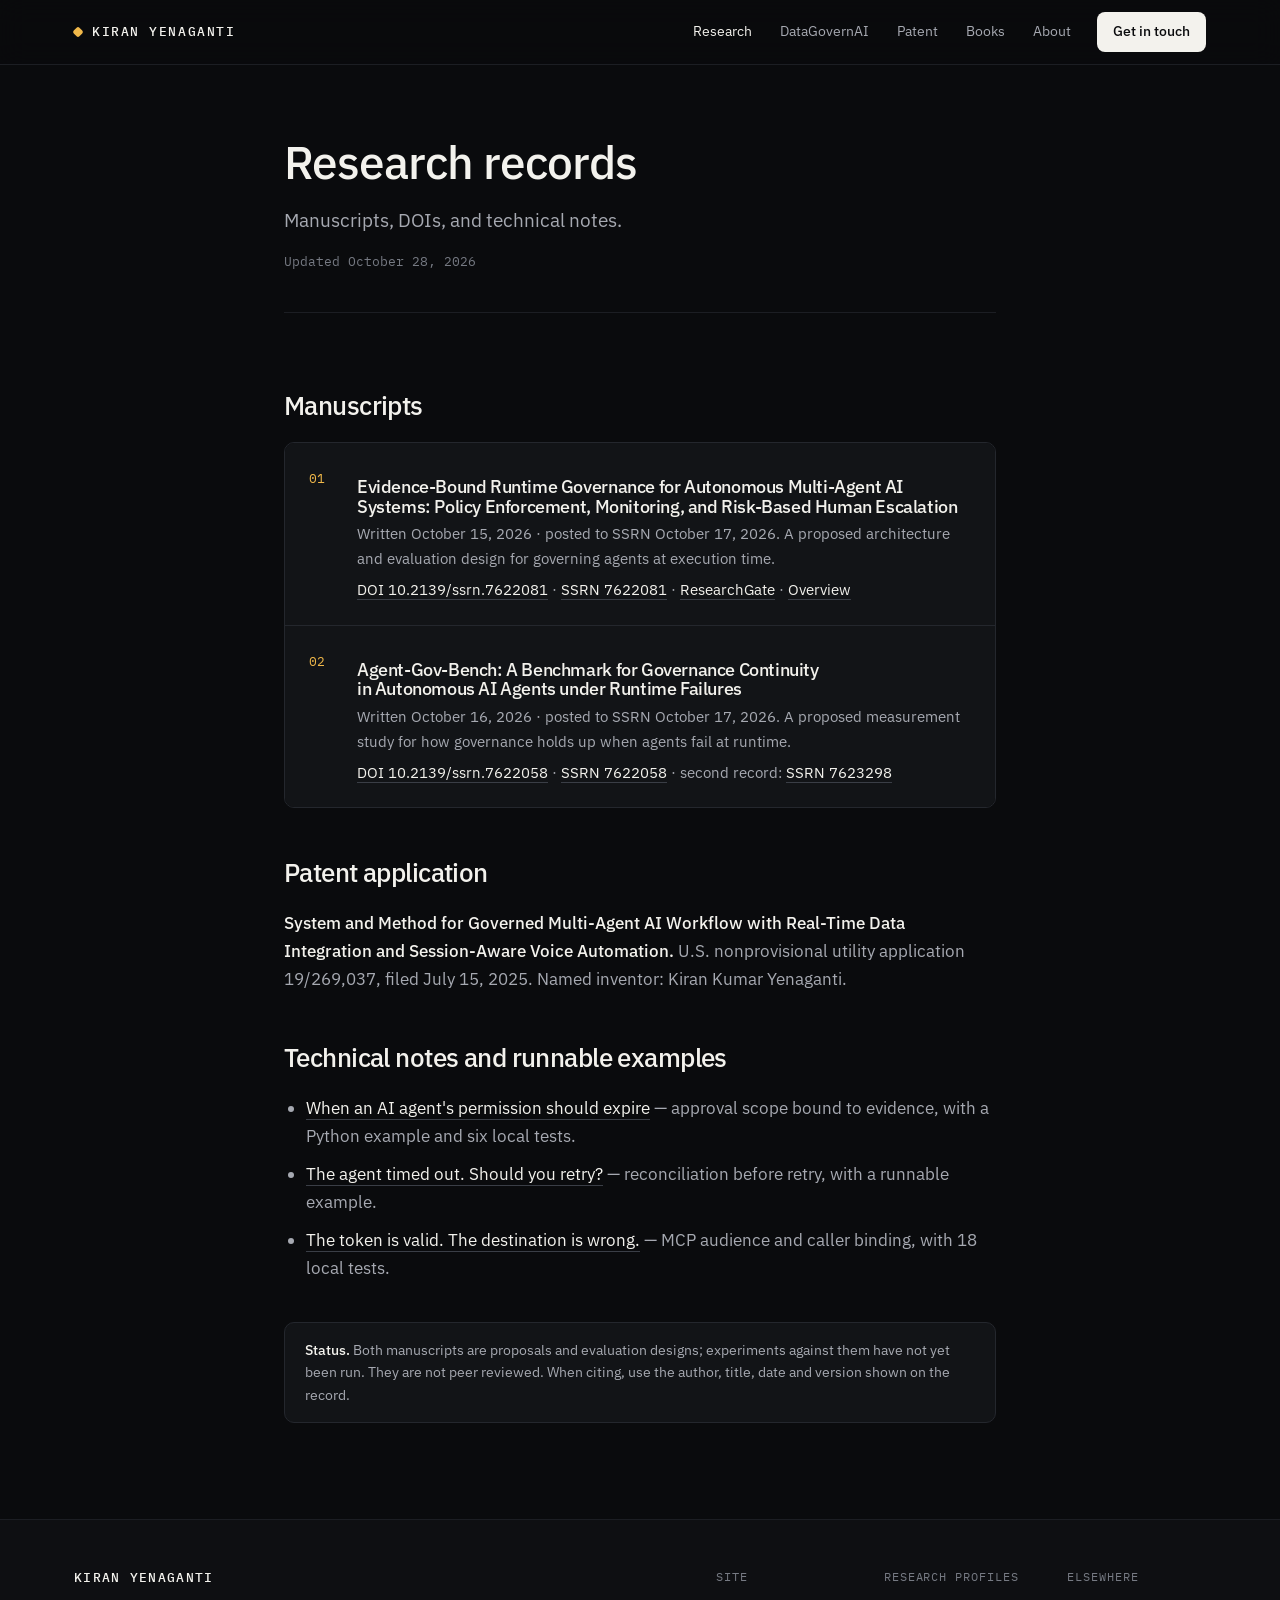
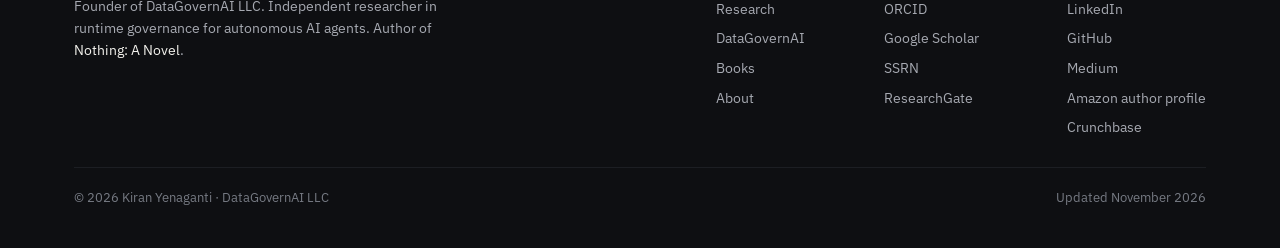
<file: research/index.html>
<!doctype html>
<html lang="en">
<head>
<meta charset="utf-8">
<meta name="viewport" content="width=device-width, initial-scale=1">
<title>AI Runtime Governance Research &amp; Papers | Kiran Yenaganti</title>
<meta name="description" content="Read Kiran Yenaganti’s preprints on evidence-bound runtime governance and Agent-Gov-Bench, with DOI records, technical notes and runnable AI agent examples.">
<meta name="author" content="Kiran Yenaganti">
<link rel="canonical" href="https://www.kiranyenaganti.com/research/">
<meta property="og:type" content="website">
<meta property="og:title" content="AI Runtime Governance Research &amp; Papers | Kiran Yenaganti">
<meta property="og:description" content="Read Kiran Yenaganti’s preprints on evidence-bound runtime governance and Agent-Gov-Bench, with DOI records, technical notes and runnable AI agent examples.">
<meta property="og:url" content="https://www.kiranyenaganti.com/research/">
<meta property="og:image" content="https://www.kiranyenaganti.com/kiran-portrait.jpeg">
<meta name="twitter:card" content="summary">
<meta name="theme-color" content="#0B0C0E">
<meta name="msvalidate.01" content="07E7765EF72F0B1B570C5CE54EDE014B">
<link rel="preconnect" href="https://fonts.googleapis.com">
<link rel="preconnect" href="https://fonts.gstatic.com" crossorigin>
<link href="https://fonts.googleapis.com/css2?family=IBM+Plex+Sans:wght@400;500;600&family=IBM+Plex+Mono:wght@400;500&display=swap" rel="stylesheet">
<link rel="stylesheet" href="/style.css">
<script type="application/ld+json">
{
  "@context": "https://schema.org",
  "@graph": [
    {
      "@type": "Person",
      "@id": "https://www.kiranyenaganti.com/#person",
      "name": "Kiran Yenaganti",
      "alternateName": "Kiran Kumar Yenaganti",
      "url": "https://www.kiranyenaganti.com/",
      "image": "https://www.kiranyenaganti.com/kiran-portrait.jpeg",
      "jobTitle": "Founder, DataGovernAI LLC",
      "description": "Founder of DataGovernAI LLC and independent researcher in runtime governance for autonomous AI agents; author of Nothing: A Novel.",
      "worksFor": {
        "@id": "https://www.kiranyenaganti.com/#org"
      },
      "alumniOf": [
        {
          "@type": "CollegeOrUniversity",
          "name": "Hult International Business School"
        }
      ],
      "knowsAbout": [
        "AI runtime governance",
        "Multi-agent systems",
        "AI agent verification",
        "Human-in-the-loop escalation",
        "Data engineering"
      ],
      "sameAs": [
        "https://www.linkedin.com/in/kiran-yenaganti/",
        "https://github.com/kiranyenaganti9",
        "https://orcid.org/0009-0008-6291-1316",
        "https://scholar.google.com/citations?user=bmWAnDgAAAAJ",
        "https://ssrn.com/author=13609628",
        "https://www.researchgate.net/profile/Kiran-Yenaganti-2",
        "https://medium.com/@kiranyenaganti9",
        "https://www.crunchbase.com/person/kiran-yenaganti-6b8e",
        "https://www.goodreads.com/author/show/73226203.Kiran_Yenaganti",
        "https://www.amazon.com/author/kiranyenaganti"
      ],
      "affiliation": {
        "@type": "CollegeOrUniversity",
        "name": "University of the Cumberlands",
        "description": "Doctoral studies in Information Technology in progress"
      },
      "subjectOf": {
        "@id": "https://www.kiranyenaganti.com/about/#profile"
      }
    },
    {
      "@type": "Organization",
      "@id": "https://www.kiranyenaganti.com/#org",
      "name": "DataGovernAI LLC",
      "url": "https://www.datagovernai.com/",
      "founder": {
        "@id": "https://www.kiranyenaganti.com/#person"
      },
      "foundingDate": "2025",
      "sameAs": [
        "https://www.crunchbase.com/organization/datagovernai"
      ]
    },
    {
      "@type": "WebSite",
      "@id": "https://www.kiranyenaganti.com/#site",
      "url": "https://www.kiranyenaganti.com/",
      "name": "Kiran Yenaganti",
      "publisher": {
        "@id": "https://www.kiranyenaganti.com/#person"
      }
    },
    {
      "@type": "Book",
      "@id": "https://www.kiranyenaganti.com/about/#book-nothing",
      "name": "Nothing: A Novel",
      "alternateName": "Nothing",
      "author": {
        "@id": "https://www.kiranyenaganti.com/#person"
      },
      "url": "https://www.kiranyenaganti.com/books/nothing/",
      "image": "https://www.kiranyenaganti.com/books/nothing/cover.jpg",
      "inLanguage": "en",
      "genre": "Literary fiction",
      "creativeWorkStatus": "Published",
      "description": "Nothing: A Novel by Kiran Yenaganti is literary fiction about work, family and the hours people postpone living. Available in paperback and Kindle editions.",
      "workExample": [
        {
          "@id": "https://www.kiranyenaganti.com/books/nothing/#paperback"
        },
        {
          "@id": "https://www.kiranyenaganti.com/books/nothing/#kindle"
        }
      ]
    },
    {
      "@type": "Book",
      "@id": "https://www.kiranyenaganti.com/books/nothing/#paperback",
      "name": "Nothing: A Novel",
      "author": {
        "@id": "https://www.kiranyenaganti.com/#person"
      },
      "exampleOfWork": {
        "@id": "https://www.kiranyenaganti.com/about/#book-nothing"
      },
      "bookFormat": "https://schema.org/Paperback",
      "isbn": "9798165432040",
      "identifier": {
        "@type": "PropertyValue",
        "propertyID": "ASIN",
        "value": "B0HPKKMYDZ"
      },
      "numberOfPages": 264,
      "datePublished": "2026-10-26",
      "inLanguage": "en",
      "url": "https://www.amazon.com/dp/B0HPKKMYDZ",
      "sameAs": "https://www.goodreads.com/book/show/262609197"
    },
    {
      "@type": "Book",
      "@id": "https://www.kiranyenaganti.com/books/nothing/#kindle",
      "name": "Nothing: A Novel",
      "author": {
        "@id": "https://www.kiranyenaganti.com/#person"
      },
      "exampleOfWork": {
        "@id": "https://www.kiranyenaganti.com/about/#book-nothing"
      },
      "bookFormat": "https://schema.org/EBook",
      "identifier": {
        "@type": "PropertyValue",
        "propertyID": "ASIN",
        "value": "B0HPJPLDXW"
      },
      "numberOfPages": 243,
      "datePublished": "2026-10-28",
      "inLanguage": "en",
      "url": "https://www.amazon.com/dp/B0HPJPLDXW",
      "sameAs": "https://www.goodreads.com/book/show/262612173"
    },
    {
      "@type": "CollectionPage",
      "@id": "https://www.kiranyenaganti.com/research/#webpage",
      "url": "https://www.kiranyenaganti.com/research/",
      "name": "AI Runtime Governance Research & Papers | Kiran Yenaganti",
      "description": "Read Kiran Yenaganti’s preprints on evidence-bound runtime governance and Agent-Gov-Bench, with DOI records, technical notes and runnable AI agent examples.",
      "isPartOf": {
        "@id": "https://www.kiranyenaganti.com/#site"
      },
      "inLanguage": "en",
      "about": {
        "@id": "https://www.kiranyenaganti.com/#person"
      }
    },
    {
      "@type": "BreadcrumbList",
      "@id": "https://www.kiranyenaganti.com/research/#breadcrumb",
      "itemListElement": [
        {
          "@type": "ListItem",
          "position": 1,
          "name": "Kiran Yenaganti",
          "item": "https://www.kiranyenaganti.com/"
        },
        {
          "@type": "ListItem",
          "position": 2,
          "name": "Research",
          "item": "https://www.kiranyenaganti.com/research/"
        }
      ]
    }
  ]
}
</script>

<meta name="twitter:title" content="AI Runtime Governance Research &amp; Papers | Kiran Yenaganti">
<meta name="twitter:description" content="Read Kiran Yenaganti’s preprints on evidence-bound runtime governance and Agent-Gov-Bench, with DOI records, technical notes and runnable AI agent examples.">
<meta name="twitter:image" content="https://www.kiranyenaganti.com/kiran-portrait.jpeg">
<meta property="og:image:alt" content="Portrait of Kiran Yenaganti">
</head>
<body>
<header class="site"><nav class="site wrap" aria-label="Primary">
<a class="brand" href="/">KIRAN YENAGANTI</a>
<button class="nav-toggle" type="button" aria-expanded="false" aria-controls="site-links" aria-label="Menu"><span></span><span></span><span></span></button>
<div class="links" id="site-links">
<a href="/research/" aria-current="page">Research</a>
<a href="https://assistantbots-mac-mini.tail3bb81c.ts.net:8443/login">DataGovernAI</a>
<a href="/#patent">Patent</a>
<a href="/books/">Books</a>
<a href="/about/">About</a>
<a class="cta" href="https://www.linkedin.com/in/kiran-yenaganti/">Get in touch</a>
</div></nav>
<script>(function(){var b=document.querySelector(".nav-toggle"),l=document.getElementById("site-links");if(!b)return;b.addEventListener("click",function(){var o=l.classList.toggle("open");b.setAttribute("aria-expanded",o?"true":"false");});document.addEventListener("keydown",function(e){if(e.key==="Escape"&&l.classList.contains("open")){l.classList.remove("open");b.setAttribute("aria-expanded","false");}});})();</script>
</header>
<main id="main">
<article class="art"><div class="narrow">
<div class="head"><h1>Research records</h1><p class="sub">Manuscripts, DOIs, and technical notes.</p><div class="meta">Updated October 28, 2026</div></div>
<div class="prose">
<h2>Manuscripts</h2>
<div class="steps">
<div class="s"><div class="n">01</div><div>
<h3>Evidence-Bound Runtime Governance for Autonomous Multi-Agent AI Systems: Policy Enforcement, Monitoring, and Risk-Based Human Escalation</h3>
<p>Written October 15, 2026 · posted to SSRN October 17, 2026. A proposed architecture and evaluation design for governing agents at execution time.</p>
<p><a href="https://doi.org/10.2139/ssrn.7622081">DOI 10.2139/ssrn.7622081</a> · <a href="https://papers.ssrn.com/sol3/papers.cfm?abstract_id=7622081">SSRN 7622081</a> · <a href="https://www.researchgate.net/publication/414519349_EVIDENCE-BOUND_RUNTIME_GOVERNANCE_FOR_AUTONOMOUS_MULTI-AGENT_AI_SYSTEMS_POLICY_ENFORCEMENT_MONITORING_AND_RISK-BASED_HUMAN_ESCALATION">ResearchGate</a> · <a href="/research/runtime-governance/">Overview</a></p>
</div></div>
<div class="s"><div class="n">02</div><div>
<h3>Agent-Gov-Bench: A Benchmark for Governance Continuity in Autonomous AI Agents under Runtime Failures</h3>
<p>Written October 16, 2026 · posted to SSRN October 17, 2026. A proposed measurement study for how governance holds up when agents fail at runtime.</p>
<p><a href="https://doi.org/10.2139/ssrn.7622058">DOI 10.2139/ssrn.7622058</a> · <a href="https://papers.ssrn.com/sol3/papers.cfm?abstract_id=7622058">SSRN 7622058</a> · second record: <a href="https://papers.ssrn.com/sol3/papers.cfm?abstract_id=7623298">SSRN 7623298</a></p>
</div></div>
</div>
<h2>Patent application</h2>
<p><strong>System and Method for Governed Multi-Agent AI Workflow with Real-Time Data Integration and Session-Aware Voice Automation.</strong> U.S. nonprovisional utility application 19/269,037, filed July 15, 2025. Named inventor: Kiran Kumar Yenaganti.</p>
<h2>Technical notes and runnable examples</h2>
<ul>
<li><a href="/insights/when-agent-permission-should-expire/">When an AI agent's permission should expire</a> — approval scope bound to evidence, with a Python example and six local tests.</li>
<li><a href="/insights/agent-timeout-retry/">The agent timed out. Should you retry?</a> — reconciliation before retry, with a runnable example.</li>
<li><a href="/notes/mcp-audience-boundary/">The token is valid. The destination is wrong.</a> — MCP audience and caller binding, with 18 local tests.</li>

</ul>
</div>
<div style="margin-top:40px"><div class="status"><b>Status.</b> Both manuscripts are proposals and evaluation designs; experiments against them have not yet been run. They are not peer reviewed. When citing, use the author, title, date and version shown on the record.</div></div>
</div></article>
</main>
<footer class="site"><div class="wrap">
<div class="foot-id"><b>KIRAN YENAGANTI</b><p>Founder of DataGovernAI LLC. Independent researcher in runtime governance for autonomous AI agents. Author of <a href="/books/nothing/">Nothing: A Novel</a>.</p></div>
<div class="foot-cols">
<div class="foot-col"><span class="label">Site</span><a href="/research/">Research</a><a href="https://assistantbots-mac-mini.tail3bb81c.ts.net:8443/login">DataGovernAI</a><a href="/books/">Books</a><a href="/about/">About</a></div>
<div class="foot-col"><span class="label">Research profiles</span><a href="https://orcid.org/0009-0008-6291-1316">ORCID</a><a href="https://scholar.google.com/citations?user=bmWAnDgAAAAJ">Google Scholar</a><a href="https://ssrn.com/author=13609628">SSRN</a><a href="https://www.researchgate.net/profile/Kiran-Yenaganti-2">ResearchGate</a></div>
<div class="foot-col"><span class="label">Elsewhere</span><a href="https://www.linkedin.com/in/kiran-yenaganti/">LinkedIn</a><a href="https://github.com/kiranyenaganti9">GitHub</a><a href="https://medium.com/@kiranyenaganti9">Medium</a><a href="https://www.amazon.com/author/kiranyenaganti">Amazon author profile</a><a href="https://www.crunchbase.com/person/kiran-yenaganti-6b8e">Crunchbase</a></div>
</div>
<div class="foot-bottom"><span>© 2026 Kiran Yenaganti · DataGovernAI LLC</span><span>Updated November 2026</span></div>
</div></footer>
</body>
</html>
</file>
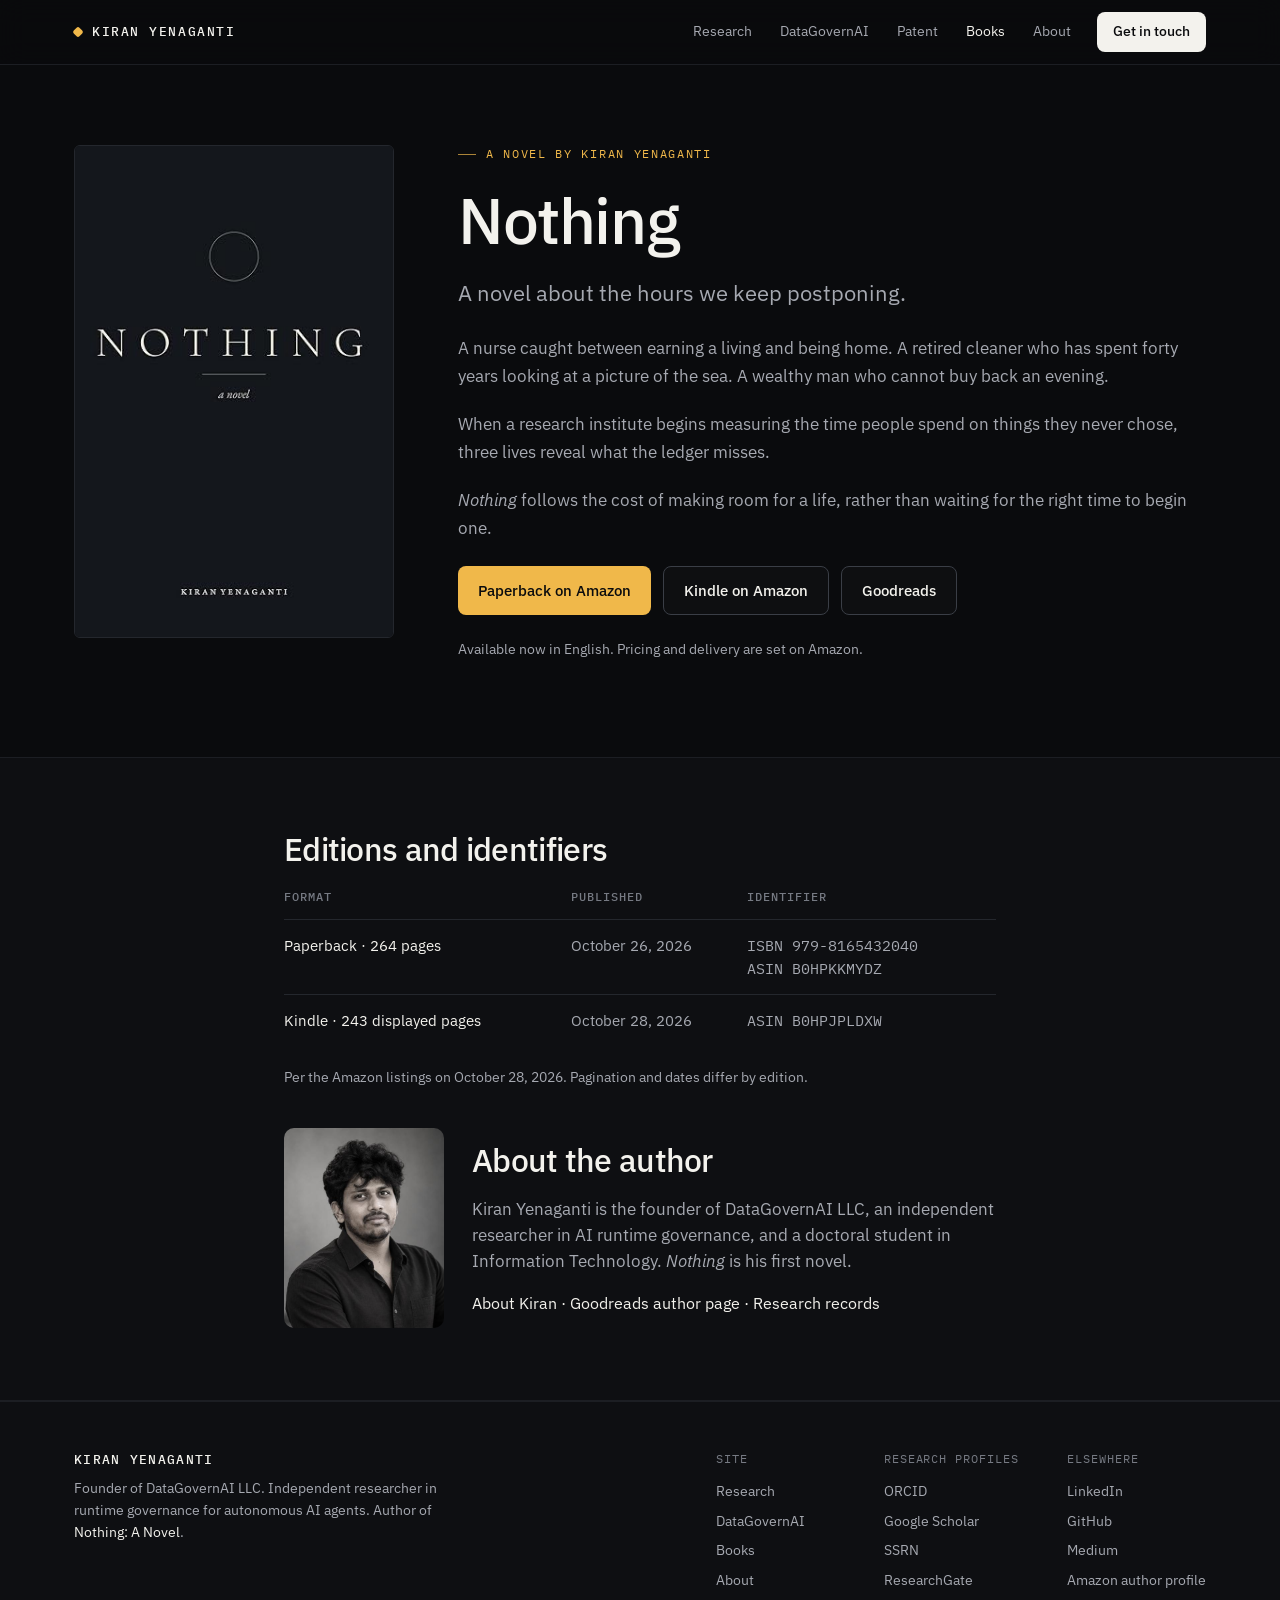
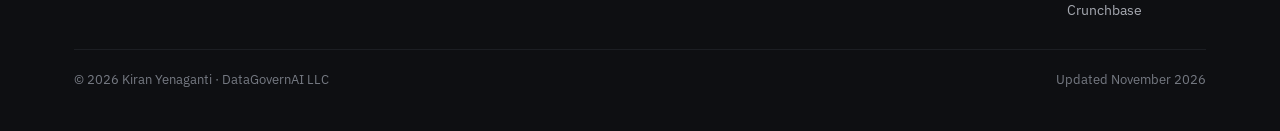
<file: books/nothing/index.html>
<!doctype html>
<html lang="en">
<head>
<meta charset="utf-8">
<meta name="viewport" content="width=device-width, initial-scale=1">
<title>Nothing: A Novel by Kiran Yenaganti | Official Book Page</title>
<meta name="description" content="Nothing: A Novel by Kiran Yenaganti. Literary fiction about work, family and the hours we postpone. Find paperback and Kindle editions, ISBN and book details.">
<meta name="author" content="Kiran Yenaganti">
<link rel="canonical" href="https://www.kiranyenaganti.com/books/nothing/">
<meta property="og:type" content="website">
<meta property="og:title" content="Nothing: A Novel by Kiran Yenaganti | Official Book Page">
<meta property="og:description" content="Nothing: A Novel by Kiran Yenaganti. Literary fiction about work, family and the hours we postpone. Find paperback and Kindle editions, ISBN and book details.">
<meta property="og:url" content="https://www.kiranyenaganti.com/books/nothing/">
<meta property="og:image" content="https://www.kiranyenaganti.com/books/nothing/cover.jpg">
<meta name="twitter:card" content="summary">
<meta name="theme-color" content="#0B0C0E">
<meta name="msvalidate.01" content="07E7765EF72F0B1B570C5CE54EDE014B">
<link rel="preconnect" href="https://fonts.googleapis.com">
<link rel="preconnect" href="https://fonts.gstatic.com" crossorigin>
<link href="https://fonts.googleapis.com/css2?family=IBM+Plex+Sans:wght@400;500;600&family=IBM+Plex+Mono:wght@400;500&display=swap" rel="stylesheet">
<link rel="stylesheet" href="/style.css">
<script type="application/ld+json">
{
  "@context": "https://schema.org",
  "@graph": [
    {
      "@type": "Person",
      "@id": "https://www.kiranyenaganti.com/#person",
      "name": "Kiran Yenaganti",
      "alternateName": "Kiran Kumar Yenaganti",
      "url": "https://www.kiranyenaganti.com/",
      "image": "https://www.kiranyenaganti.com/kiran-portrait.jpeg",
      "jobTitle": "Founder, DataGovernAI LLC",
      "description": "Founder of DataGovernAI LLC and independent researcher in runtime governance for autonomous AI agents; author of Nothing: A Novel.",
      "worksFor": {
        "@id": "https://www.kiranyenaganti.com/#org"
      },
      "alumniOf": [
        {
          "@type": "CollegeOrUniversity",
          "name": "Hult International Business School"
        }
      ],
      "knowsAbout": [
        "AI runtime governance",
        "Multi-agent systems",
        "AI agent verification",
        "Human-in-the-loop escalation",
        "Data engineering"
      ],
      "sameAs": [
        "https://www.linkedin.com/in/kiran-yenaganti/",
        "https://github.com/kiranyenaganti9",
        "https://orcid.org/0009-0008-6291-1316",
        "https://scholar.google.com/citations?user=bmWAnDgAAAAJ",
        "https://ssrn.com/author=13609628",
        "https://www.researchgate.net/profile/Kiran-Yenaganti-2",
        "https://medium.com/@kiranyenaganti9",
        "https://www.crunchbase.com/person/kiran-yenaganti-6b8e",
        "https://www.goodreads.com/author/show/73226203.Kiran_Yenaganti",
        "https://www.amazon.com/author/kiranyenaganti"
      ],
      "affiliation": {
        "@type": "CollegeOrUniversity",
        "name": "University of the Cumberlands",
        "description": "Doctoral studies in Information Technology in progress"
      },
      "subjectOf": {
        "@id": "https://www.kiranyenaganti.com/about/#profile"
      }
    },
    {
      "@type": "Organization",
      "@id": "https://www.kiranyenaganti.com/#org",
      "name": "DataGovernAI LLC",
      "url": "https://www.datagovernai.com/",
      "founder": {
        "@id": "https://www.kiranyenaganti.com/#person"
      },
      "foundingDate": "2025",
      "sameAs": [
        "https://www.crunchbase.com/organization/datagovernai"
      ]
    },
    {
      "@type": "WebSite",
      "@id": "https://www.kiranyenaganti.com/#site",
      "url": "https://www.kiranyenaganti.com/",
      "name": "Kiran Yenaganti",
      "publisher": {
        "@id": "https://www.kiranyenaganti.com/#person"
      }
    },
    {
      "@type": "Book",
      "@id": "https://www.kiranyenaganti.com/about/#book-nothing",
      "name": "Nothing: A Novel",
      "alternateName": "Nothing",
      "author": {
        "@id": "https://www.kiranyenaganti.com/#person"
      },
      "url": "https://www.kiranyenaganti.com/books/nothing/",
      "image": "https://www.kiranyenaganti.com/books/nothing/cover.jpg",
      "inLanguage": "en",
      "genre": "Literary fiction",
      "creativeWorkStatus": "Published",
      "description": "Nothing: A Novel by Kiran Yenaganti is literary fiction about work, family and the hours people postpone living. Available in paperback and Kindle editions.",
      "workExample": [
        {
          "@id": "https://www.kiranyenaganti.com/books/nothing/#paperback"
        },
        {
          "@id": "https://www.kiranyenaganti.com/books/nothing/#kindle"
        }
      ]
    },
    {
      "@type": "Book",
      "@id": "https://www.kiranyenaganti.com/books/nothing/#paperback",
      "name": "Nothing: A Novel",
      "author": {
        "@id": "https://www.kiranyenaganti.com/#person"
      },
      "exampleOfWork": {
        "@id": "https://www.kiranyenaganti.com/about/#book-nothing"
      },
      "bookFormat": "https://schema.org/Paperback",
      "isbn": "9798165432040",
      "identifier": {
        "@type": "PropertyValue",
        "propertyID": "ASIN",
        "value": "B0HPKKMYDZ"
      },
      "numberOfPages": 264,
      "datePublished": "2026-10-26",
      "inLanguage": "en",
      "url": "https://www.amazon.com/dp/B0HPKKMYDZ",
      "sameAs": "https://www.goodreads.com/book/show/262609197"
    },
    {
      "@type": "Book",
      "@id": "https://www.kiranyenaganti.com/books/nothing/#kindle",
      "name": "Nothing: A Novel",
      "author": {
        "@id": "https://www.kiranyenaganti.com/#person"
      },
      "exampleOfWork": {
        "@id": "https://www.kiranyenaganti.com/about/#book-nothing"
      },
      "bookFormat": "https://schema.org/EBook",
      "identifier": {
        "@type": "PropertyValue",
        "propertyID": "ASIN",
        "value": "B0HPJPLDXW"
      },
      "numberOfPages": 243,
      "datePublished": "2026-10-28",
      "inLanguage": "en",
      "url": "https://www.amazon.com/dp/B0HPJPLDXW",
      "sameAs": "https://www.goodreads.com/book/show/262612173"
    },
    {
      "@type": "WebPage",
      "@id": "https://www.kiranyenaganti.com/books/nothing/#webpage",
      "url": "https://www.kiranyenaganti.com/books/nothing/",
      "name": "Nothing: A Novel by Kiran Yenaganti | Official Book Page",
      "description": "Nothing: A Novel by Kiran Yenaganti. Literary fiction about work, family and the hours we postpone. Find paperback and Kindle editions, ISBN and book details.",
      "isPartOf": {
        "@id": "https://www.kiranyenaganti.com/#site"
      },
      "inLanguage": "en",
      "about": {
        "@id": "https://www.kiranyenaganti.com/#person"
      },
      "mainEntity": {
        "@id": "https://www.kiranyenaganti.com/about/#book-nothing"
      }
    },
    {
      "@type": "BreadcrumbList",
      "@id": "https://www.kiranyenaganti.com/books/nothing/#breadcrumb",
      "itemListElement": [
        {
          "@type": "ListItem",
          "position": 1,
          "name": "Kiran Yenaganti",
          "item": "https://www.kiranyenaganti.com/"
        },
        {
          "@type": "ListItem",
          "position": 2,
          "name": "Books",
          "item": "https://www.kiranyenaganti.com/books/"
        },
        {
          "@type": "ListItem",
          "position": 3,
          "name": "Nothing",
          "item": "https://www.kiranyenaganti.com/books/nothing/"
        }
      ]
    }
  ]
}
</script>

<meta name="twitter:title" content="Nothing: A Novel by Kiran Yenaganti | Official Book Page">
<meta name="twitter:description" content="Nothing: A Novel by Kiran Yenaganti. Literary fiction about work, family and the hours we postpone. Find paperback and Kindle editions, ISBN and book details.">
<meta name="twitter:image" content="https://www.kiranyenaganti.com/books/nothing/cover.jpg">
<meta property="og:image:alt" content="Official cover of Nothing: A Novel by Kiran Yenaganti">
</head>
<body>
<header class="site"><nav class="site wrap" aria-label="Primary">
<a class="brand" href="/">KIRAN YENAGANTI</a>
<button class="nav-toggle" type="button" aria-expanded="false" aria-controls="site-links" aria-label="Menu"><span></span><span></span><span></span></button>
<div class="links" id="site-links">
<a href="/research/">Research</a>
<a href="https://assistantbots-mac-mini.tail3bb81c.ts.net:8443/login">DataGovernAI</a>
<a href="/#patent">Patent</a>
<a href="/books/" aria-current="page">Books</a>
<a href="/about/">About</a>
<a class="cta" href="https://www.linkedin.com/in/kiran-yenaganti/">Get in touch</a>
</div></nav>
<script>(function(){var b=document.querySelector(".nav-toggle"),l=document.getElementById("site-links");if(!b)return;b.addEventListener("click",function(){var o=l.classList.toggle("open");b.setAttribute("aria-expanded",o?"true":"false");});document.addEventListener("keydown",function(e){if(e.key==="Escape"&&l.classList.contains("open")){l.classList.remove("open");b.setAttribute("aria-expanded","false");}});})();</script>
</header>
<main id="main">

<section style="padding:80px 0 96px"><div class="wrap" style="display:flex;flex-wrap:wrap;gap:64px;align-items:flex-start">
<div style="flex:0 1 320px;min-width:0"><img class="cover" src="/books/nothing/cover.jpg" alt="Nothing: A Novel — book cover" width="320" height="480"></div>
<div style="flex:1 1 480px;min-width:0;display:flex;flex-direction:column;gap:24px">
<div class="eyebrow">A novel by Kiran Yenaganti</div>
<h1 style="font-size:64px;line-height:1">Nothing</h1>
<p style="font-size:22px;color:var(--mute)">A novel about the hours we keep postponing.</p>
<div class="prose">
<p>A nurse caught between earning a living and being home. A retired cleaner who has spent forty years looking at a picture of the sea. A wealthy man who cannot buy back an evening.</p>
<p>When a research institute begins measuring the time people spend on things they never chose, three lives reveal what the ledger misses.</p>
<p><em>Nothing</em> follows the cost of making room for a life, rather than waiting for the right time to begin one.</p>
</div>
<div style="display:flex;gap:12px;flex-wrap:wrap">
<a class="btn btn-acc" href="https://www.amazon.com/dp/B0HPKKMYDZ">Paperback on Amazon</a>
<a class="btn btn-ghost" href="https://www.amazon.com/dp/B0HPJPLDXW">Kindle on Amazon</a>
<a class="btn btn-ghost" href="https://www.goodreads.com/book/show/262609197">Goodreads</a>
</div>
<div class="mute" style="font-size:14px">Available now in English. Pricing and delivery are set on Amazon.</div>
</div></div></section>
<section class="alt tight"><div class="narrow stack" style="gap:40px">
<div class="stack" style="gap:20px"><h2 class="h2s">Editions and identifiers</h2>
<div class="tablebox"><table>
<thead><tr><th>Format</th><th>Published</th><th>Identifier</th></tr></thead>
<tbody>
<tr><td>Paperback · 264 pages</td><td>October 26, 2026</td><td class="mono">ISBN 979-8165432040<br>ASIN B0HPKKMYDZ</td></tr>
<tr><td>Kindle · 243 displayed pages</td><td>October 28, 2026</td><td class="mono">ASIN B0HPJPLDXW</td></tr>
</tbody></table></div>
<p class="mute" style="font-size:14px">Per the Amazon listings on October 28, 2026. Pagination and dates differ by edition.</p></div>
<div class="author-row"><img class="author-photo" src="/kiran-author.jpg" alt="Kiran Yenaganti, author" width="480" height="599" loading="lazy"><div class="stack" style="gap:16px"><h2 class="h2s">About the author</h2>
<p class="mute" style="font-size:17px">Kiran Yenaganti is the founder of DataGovernAI LLC, an independent researcher in AI runtime governance, and a doctoral student in Information Technology. <em>Nothing</em> is his first novel.</p>
<p><a href="/about/">About Kiran</a> · <a href="https://www.goodreads.com/author/show/73226203.Kiran_Yenaganti">Goodreads author page</a> · <a href="/research/">Research records</a></p></div></div><!--author-row-end-->
</div></section>

</main>
<footer class="site"><div class="wrap">
<div class="foot-id"><b>KIRAN YENAGANTI</b><p>Founder of DataGovernAI LLC. Independent researcher in runtime governance for autonomous AI agents. Author of <a href="/books/nothing/">Nothing: A Novel</a>.</p></div>
<div class="foot-cols">
<div class="foot-col"><span class="label">Site</span><a href="/research/">Research</a><a href="https://assistantbots-mac-mini.tail3bb81c.ts.net:8443/login">DataGovernAI</a><a href="/books/">Books</a><a href="/about/">About</a></div>
<div class="foot-col"><span class="label">Research profiles</span><a href="https://orcid.org/0009-0008-6291-1316">ORCID</a><a href="https://scholar.google.com/citations?user=bmWAnDgAAAAJ">Google Scholar</a><a href="https://ssrn.com/author=13609628">SSRN</a><a href="https://www.researchgate.net/profile/Kiran-Yenaganti-2">ResearchGate</a></div>
<div class="foot-col"><span class="label">Elsewhere</span><a href="https://www.linkedin.com/in/kiran-yenaganti/">LinkedIn</a><a href="https://github.com/kiranyenaganti9">GitHub</a><a href="https://medium.com/@kiranyenaganti9">Medium</a><a href="https://www.amazon.com/author/kiranyenaganti">Amazon author profile</a><a href="https://www.crunchbase.com/person/kiran-yenaganti-6b8e">Crunchbase</a></div>
</div>
<div class="foot-bottom"><span>© 2026 Kiran Yenaganti · DataGovernAI LLC</span><span>Updated November 2026</span></div>
</div></footer>
</body>
</html>
</file>
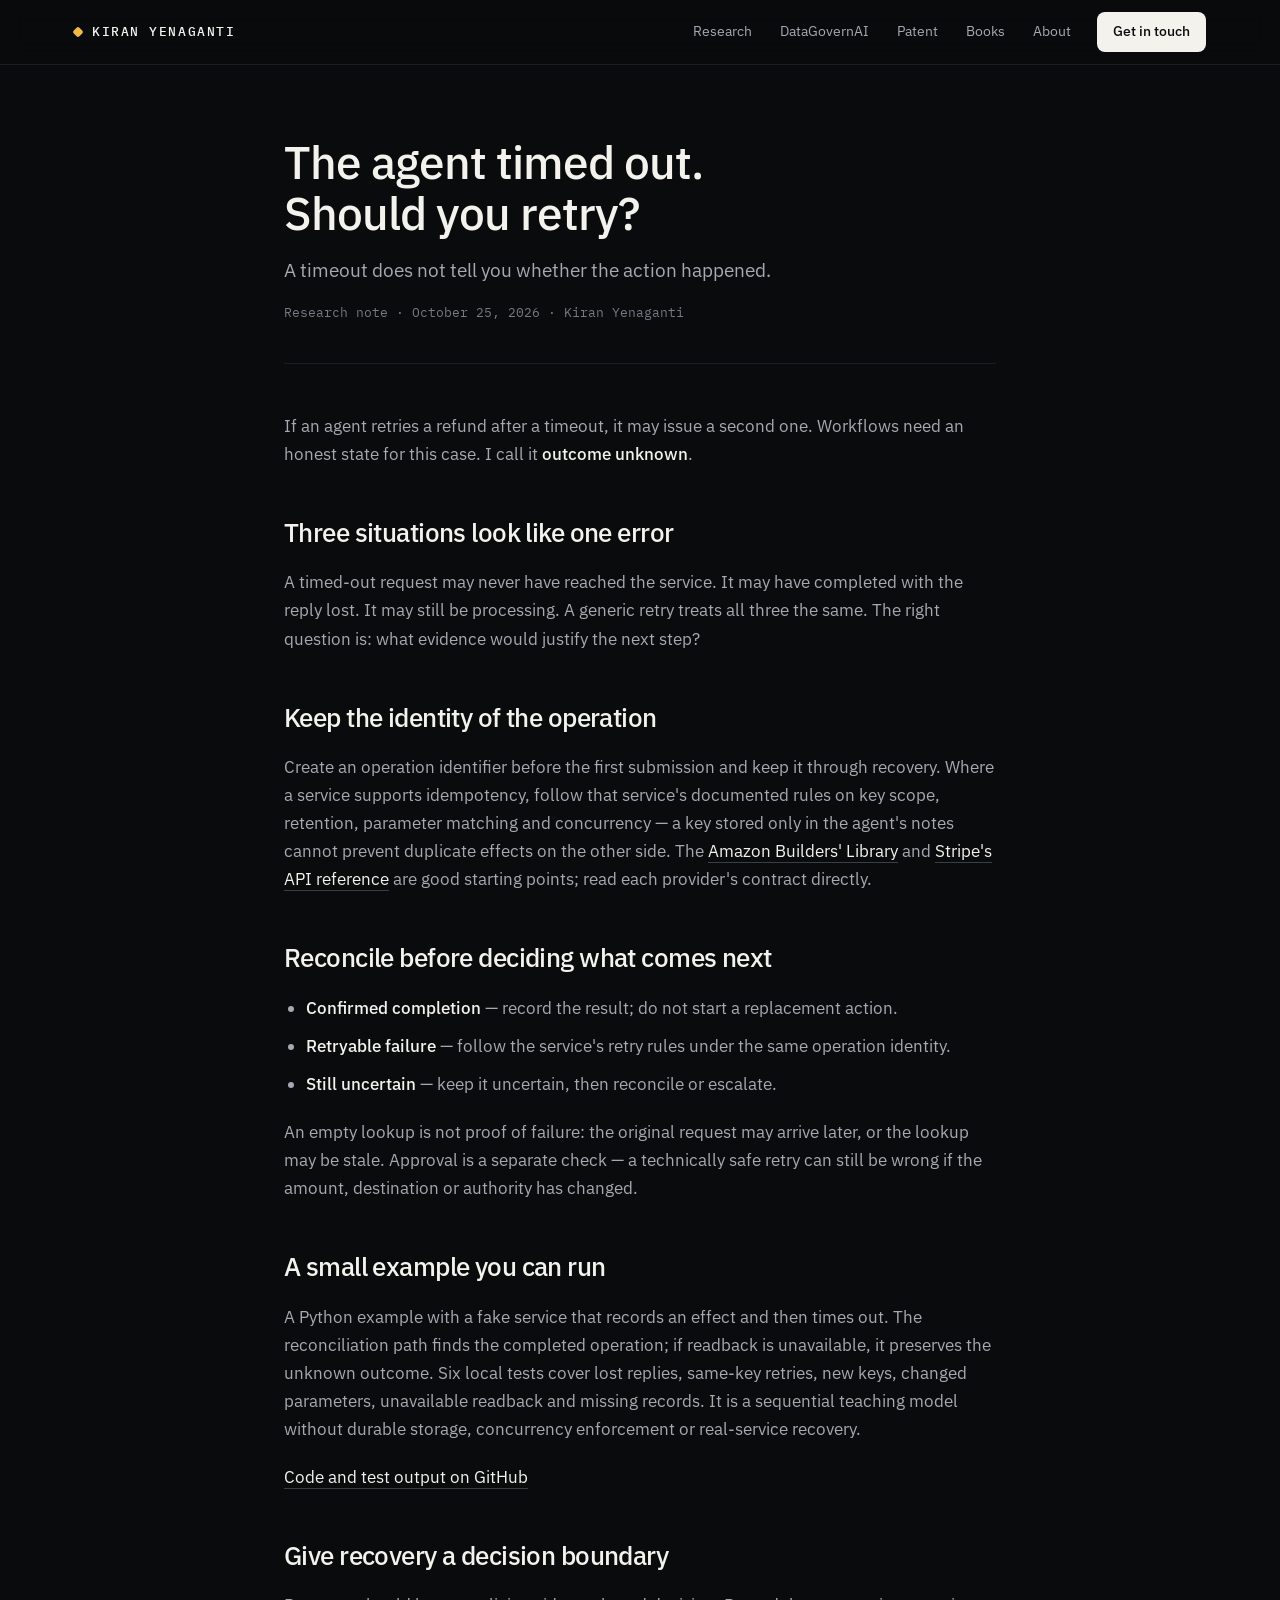
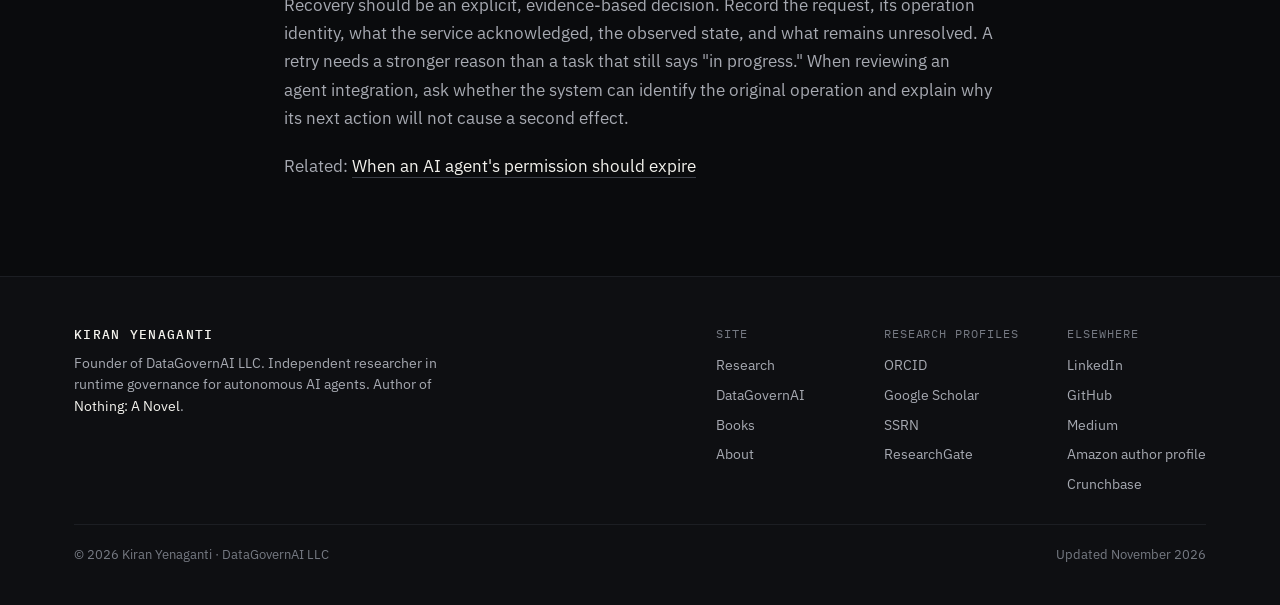
<file: insights/agent-timeout-retry/index.html>
<!doctype html>
<html lang="en">
<head>
<meta charset="utf-8">
<meta name="viewport" content="width=device-width, initial-scale=1">
<title>AI Agent Timeouts: When Is It Safe to Retry? | Kiran Yenaganti</title>
<meta name="description" content="A timeout does not prove an action failed. Explore an AI agent refund example, reconciliation before retry and a runnable educational code sample.">
<meta name="author" content="Kiran Yenaganti">
<link rel="canonical" href="https://www.kiranyenaganti.com/insights/agent-timeout-retry/">
<meta property="og:type" content="article">
<meta property="og:title" content="AI Agent Timeouts: When Is It Safe to Retry? | Kiran Yenaganti">
<meta property="og:description" content="A timeout does not prove an action failed. Explore an AI agent refund example, reconciliation before retry and a runnable educational code sample.">
<meta property="og:url" content="https://www.kiranyenaganti.com/insights/agent-timeout-retry/">
<meta property="og:image" content="https://www.kiranyenaganti.com/kiran-portrait.jpeg">
<meta name="twitter:card" content="summary">
<meta name="theme-color" content="#0B0C0E">
<meta name="msvalidate.01" content="07E7765EF72F0B1B570C5CE54EDE014B">
<link rel="preconnect" href="https://fonts.googleapis.com">
<link rel="preconnect" href="https://fonts.gstatic.com" crossorigin>
<link href="https://fonts.googleapis.com/css2?family=IBM+Plex+Sans:wght@400;500;600&family=IBM+Plex+Mono:wght@400;500&display=swap" rel="stylesheet">
<link rel="stylesheet" href="/style.css">
<script type="application/ld+json">
{
  "@context": "https://schema.org",
  "@graph": [
    {
      "@type": "Person",
      "@id": "https://www.kiranyenaganti.com/#person",
      "name": "Kiran Yenaganti",
      "alternateName": "Kiran Kumar Yenaganti",
      "url": "https://www.kiranyenaganti.com/",
      "image": "https://www.kiranyenaganti.com/kiran-portrait.jpeg",
      "jobTitle": "Founder, DataGovernAI LLC",
      "description": "Founder of DataGovernAI LLC and independent researcher in runtime governance for autonomous AI agents; author of Nothing: A Novel.",
      "worksFor": {
        "@id": "https://www.kiranyenaganti.com/#org"
      },
      "alumniOf": [
        {
          "@type": "CollegeOrUniversity",
          "name": "Hult International Business School"
        }
      ],
      "knowsAbout": [
        "AI runtime governance",
        "Multi-agent systems",
        "AI agent verification",
        "Human-in-the-loop escalation",
        "Data engineering"
      ],
      "sameAs": [
        "https://www.linkedin.com/in/kiran-yenaganti/",
        "https://github.com/kiranyenaganti9",
        "https://orcid.org/0009-0008-6291-1316",
        "https://scholar.google.com/citations?user=bmWAnDgAAAAJ",
        "https://ssrn.com/author=13609628",
        "https://www.researchgate.net/profile/Kiran-Yenaganti-2",
        "https://medium.com/@kiranyenaganti9",
        "https://www.crunchbase.com/person/kiran-yenaganti-6b8e",
        "https://www.goodreads.com/author/show/73226203.Kiran_Yenaganti",
        "https://www.amazon.com/author/kiranyenaganti"
      ],
      "affiliation": {
        "@type": "CollegeOrUniversity",
        "name": "University of the Cumberlands",
        "description": "Doctoral studies in Information Technology in progress"
      },
      "subjectOf": {
        "@id": "https://www.kiranyenaganti.com/about/#profile"
      }
    },
    {
      "@type": "Organization",
      "@id": "https://www.kiranyenaganti.com/#org",
      "name": "DataGovernAI LLC",
      "url": "https://www.datagovernai.com/",
      "founder": {
        "@id": "https://www.kiranyenaganti.com/#person"
      },
      "foundingDate": "2025",
      "sameAs": [
        "https://www.crunchbase.com/organization/datagovernai"
      ]
    },
    {
      "@type": "WebSite",
      "@id": "https://www.kiranyenaganti.com/#site",
      "url": "https://www.kiranyenaganti.com/",
      "name": "Kiran Yenaganti",
      "publisher": {
        "@id": "https://www.kiranyenaganti.com/#person"
      }
    },
    {
      "@type": "Book",
      "@id": "https://www.kiranyenaganti.com/about/#book-nothing",
      "name": "Nothing: A Novel",
      "alternateName": "Nothing",
      "author": {
        "@id": "https://www.kiranyenaganti.com/#person"
      },
      "url": "https://www.kiranyenaganti.com/books/nothing/",
      "image": "https://www.kiranyenaganti.com/books/nothing/cover.jpg",
      "inLanguage": "en",
      "genre": "Literary fiction",
      "creativeWorkStatus": "Published",
      "description": "Nothing: A Novel by Kiran Yenaganti is literary fiction about work, family and the hours people postpone living. Available in paperback and Kindle editions.",
      "workExample": [
        {
          "@id": "https://www.kiranyenaganti.com/books/nothing/#paperback"
        },
        {
          "@id": "https://www.kiranyenaganti.com/books/nothing/#kindle"
        }
      ]
    },
    {
      "@type": "Book",
      "@id": "https://www.kiranyenaganti.com/books/nothing/#paperback",
      "name": "Nothing: A Novel",
      "author": {
        "@id": "https://www.kiranyenaganti.com/#person"
      },
      "exampleOfWork": {
        "@id": "https://www.kiranyenaganti.com/about/#book-nothing"
      },
      "bookFormat": "https://schema.org/Paperback",
      "isbn": "9798165432040",
      "identifier": {
        "@type": "PropertyValue",
        "propertyID": "ASIN",
        "value": "B0HPKKMYDZ"
      },
      "numberOfPages": 264,
      "datePublished": "2026-10-26",
      "inLanguage": "en",
      "url": "https://www.amazon.com/dp/B0HPKKMYDZ",
      "sameAs": "https://www.goodreads.com/book/show/262609197"
    },
    {
      "@type": "Book",
      "@id": "https://www.kiranyenaganti.com/books/nothing/#kindle",
      "name": "Nothing: A Novel",
      "author": {
        "@id": "https://www.kiranyenaganti.com/#person"
      },
      "exampleOfWork": {
        "@id": "https://www.kiranyenaganti.com/about/#book-nothing"
      },
      "bookFormat": "https://schema.org/EBook",
      "identifier": {
        "@type": "PropertyValue",
        "propertyID": "ASIN",
        "value": "B0HPJPLDXW"
      },
      "numberOfPages": 243,
      "datePublished": "2026-10-28",
      "inLanguage": "en",
      "url": "https://www.amazon.com/dp/B0HPJPLDXW",
      "sameAs": "https://www.goodreads.com/book/show/262612173"
    },
    {
      "@type": "WebPage",
      "@id": "https://www.kiranyenaganti.com/insights/agent-timeout-retry/#webpage",
      "url": "https://www.kiranyenaganti.com/insights/agent-timeout-retry/",
      "name": "AI Agent Timeouts: When Is It Safe to Retry? | Kiran Yenaganti",
      "description": "A timeout does not prove an action failed. Explore an AI agent refund example, reconciliation before retry and a runnable educational code sample.",
      "isPartOf": {
        "@id": "https://www.kiranyenaganti.com/#site"
      },
      "inLanguage": "en",
      "about": {
        "@id": "https://www.kiranyenaganti.com/#person"
      }
    },
    {
      "@type": "BreadcrumbList",
      "@id": "https://www.kiranyenaganti.com/insights/agent-timeout-retry/#breadcrumb",
      "itemListElement": [
        {
          "@type": "ListItem",
          "position": 1,
          "name": "Kiran Yenaganti",
          "item": "https://www.kiranyenaganti.com/"
        },
        {
          "@type": "ListItem",
          "position": 2,
          "name": "Agent timeout and retry",
          "item": "https://www.kiranyenaganti.com/insights/agent-timeout-retry/"
        }
      ]
    },
    {
      "@type": "TechArticle",
      "@id": "https://www.kiranyenaganti.com/insights/agent-timeout-retry/#article",
      "headline": "The agent timed out. Should you retry?",
      "description": "A timeout does not prove an action failed. Explore an AI agent refund example, reconciliation before retry and a runnable educational code sample.",
      "author": {
        "@id": "https://www.kiranyenaganti.com/#person"
      },
      "mainEntityOfPage": {
        "@id": "https://www.kiranyenaganti.com/insights/agent-timeout-retry/#webpage"
      },
      "inLanguage": "en",
      "image": "https://www.kiranyenaganti.com/kiran-portrait.jpeg"
    }
  ]
}
</script>

<meta name="twitter:title" content="AI Agent Timeouts: When Is It Safe to Retry? | Kiran Yenaganti">
<meta name="twitter:description" content="A timeout does not prove an action failed. Explore an AI agent refund example, reconciliation before retry and a runnable educational code sample.">
<meta name="twitter:image" content="https://www.kiranyenaganti.com/kiran-portrait.jpeg">
<meta property="og:image:alt" content="Portrait of Kiran Yenaganti">
</head>
<body>
<header class="site"><nav class="site wrap" aria-label="Primary">
<a class="brand" href="/">KIRAN YENAGANTI</a>
<button class="nav-toggle" type="button" aria-expanded="false" aria-controls="site-links" aria-label="Menu"><span></span><span></span><span></span></button>
<div class="links" id="site-links">
<a href="/research/">Research</a>
<a href="https://assistantbots-mac-mini.tail3bb81c.ts.net:8443/login">DataGovernAI</a>
<a href="/#patent">Patent</a>
<a href="/books/">Books</a>
<a href="/about/">About</a>
<a class="cta" href="https://www.linkedin.com/in/kiran-yenaganti/">Get in touch</a>
</div></nav>
<script>(function(){var b=document.querySelector(".nav-toggle"),l=document.getElementById("site-links");if(!b)return;b.addEventListener("click",function(){var o=l.classList.toggle("open");b.setAttribute("aria-expanded",o?"true":"false");});document.addEventListener("keydown",function(e){if(e.key==="Escape"&&l.classList.contains("open")){l.classList.remove("open");b.setAttribute("aria-expanded","false");}});})();</script>
</header>
<main id="main">
<article class="art"><div class="narrow">
<div class="head"><h1>The agent timed out. Should you retry?</h1><p class="sub">A timeout does not tell you whether the action happened.</p><div class="meta">Research note · October 25, 2026 · Kiran Yenaganti</div></div>
<div class="prose">
<p>If an agent retries a refund after a timeout, it may issue a second one. Workflows need an honest state for this case. I call it <strong>outcome unknown</strong>.</p>
<h2>Three situations look like one error</h2>
<p>A timed-out request may never have reached the service. It may have completed with the reply lost. It may still be processing. A generic retry treats all three the same. The right question is: what evidence would justify the next step?</p>
<h2>Keep the identity of the operation</h2>
<p>Create an operation identifier before the first submission and keep it through recovery. Where a service supports idempotency, follow that service's documented rules on key scope, retention, parameter matching and concurrency — a key stored only in the agent's notes cannot prevent duplicate effects on the other side. The <a href="https://aws.amazon.com/builders-library/making-retries-safe-with-idempotent-APIs/">Amazon Builders' Library</a> and <a href="https://docs.stripe.com/api/idempotent_requests">Stripe's API reference</a> are good starting points; read each provider's contract directly.</p>
<h2>Reconcile before deciding what comes next</h2>
<ul>
<li><strong>Confirmed completion</strong> — record the result; do not start a replacement action.</li>
<li><strong>Retryable failure</strong> — follow the service's retry rules under the same operation identity.</li>
<li><strong>Still uncertain</strong> — keep it uncertain, then reconcile or escalate.</li>
</ul>
<p>An empty lookup is not proof of failure: the original request may arrive later, or the lookup may be stale. Approval is a separate check — a technically safe retry can still be wrong if the amount, destination or authority has changed.</p>
<h2>A small example you can run</h2>
<p>A Python example with a fake service that records an effect and then times out. The reconciliation path finds the completed operation; if readback is unavailable, it preserves the unknown outcome. Six local tests cover lost replies, same-key retries, new keys, changed parameters, unavailable readback and missing records. It is a sequential teaching model without durable storage, concurrency enforcement or real-service recovery.</p>
<p><a href="https://github.com/kiranyenaganti9/kiranyenaganti9/tree/main/examples/timeout-reconciliation">Code and test output on GitHub</a></p>
<h2>Give recovery a decision boundary</h2>
<p>Recovery should be an explicit, evidence-based decision. Record the request, its operation identity, what the service acknowledged, the observed state, and what remains unresolved. A retry needs a stronger reason than a task that still says "in progress." When reviewing an agent integration, ask whether the system can identify the original operation and explain why its next action will not cause a second effect.</p>
<p>Related: <a href="/insights/when-agent-permission-should-expire/">When an AI agent's permission should expire</a></p>
</div>

</div></article>
</main>
<footer class="site"><div class="wrap">
<div class="foot-id"><b>KIRAN YENAGANTI</b><p>Founder of DataGovernAI LLC. Independent researcher in runtime governance for autonomous AI agents. Author of <a href="/books/nothing/">Nothing: A Novel</a>.</p></div>
<div class="foot-cols">
<div class="foot-col"><span class="label">Site</span><a href="/research/">Research</a><a href="https://assistantbots-mac-mini.tail3bb81c.ts.net:8443/login">DataGovernAI</a><a href="/books/">Books</a><a href="/about/">About</a></div>
<div class="foot-col"><span class="label">Research profiles</span><a href="https://orcid.org/0009-0008-6291-1316">ORCID</a><a href="https://scholar.google.com/citations?user=bmWAnDgAAAAJ">Google Scholar</a><a href="https://ssrn.com/author=13609628">SSRN</a><a href="https://www.researchgate.net/profile/Kiran-Yenaganti-2">ResearchGate</a></div>
<div class="foot-col"><span class="label">Elsewhere</span><a href="https://www.linkedin.com/in/kiran-yenaganti/">LinkedIn</a><a href="https://github.com/kiranyenaganti9">GitHub</a><a href="https://medium.com/@kiranyenaganti9">Medium</a><a href="https://www.amazon.com/author/kiranyenaganti">Amazon author profile</a><a href="https://www.crunchbase.com/person/kiran-yenaganti-6b8e">Crunchbase</a></div>
</div>
<div class="foot-bottom"><span>© 2026 Kiran Yenaganti · DataGovernAI LLC</span><span>Updated November 2026</span></div>
</div></footer>
</body>
</html>
</file>
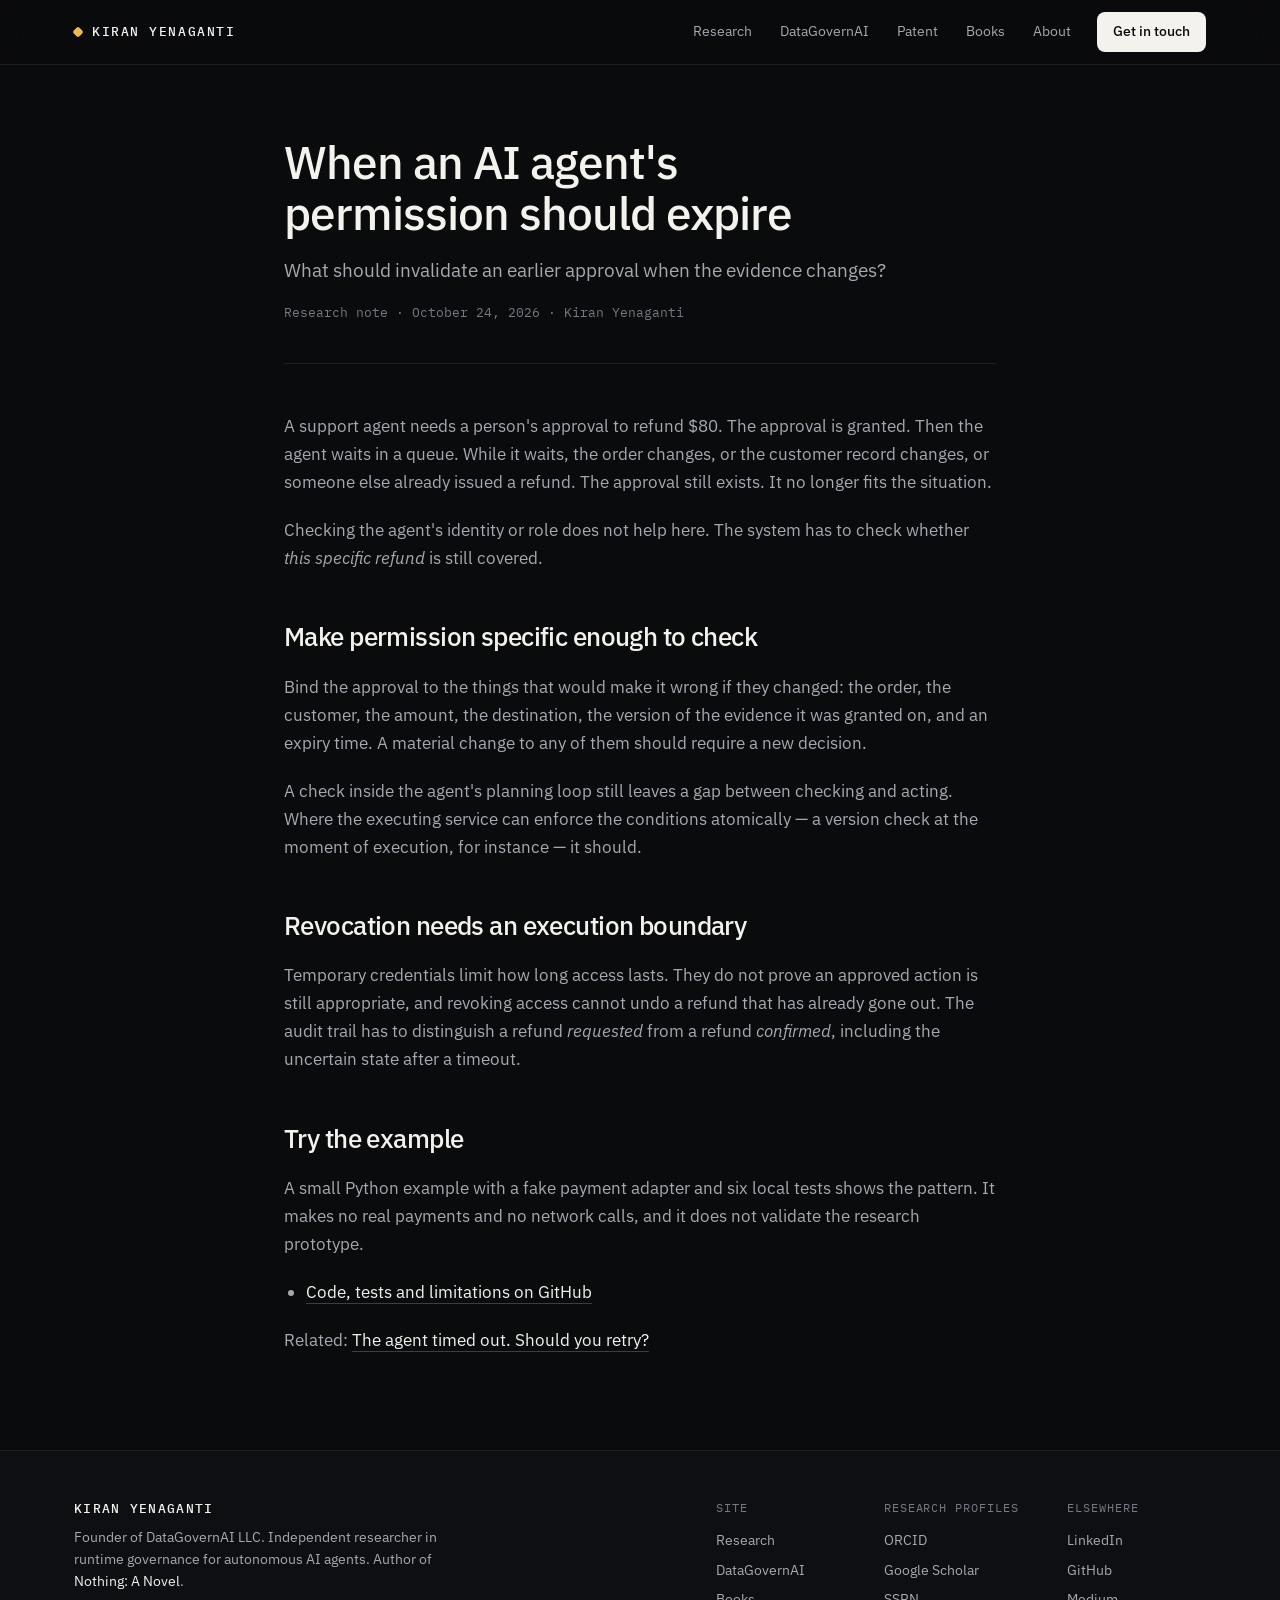
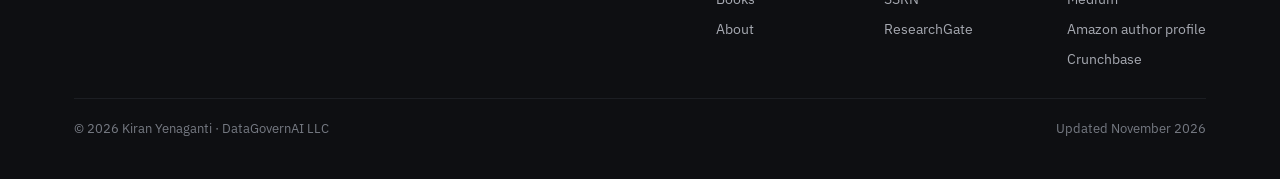
<file: insights/when-agent-permission-should-expire/index.html>
<!doctype html>
<html lang="en">
<head>
<meta charset="utf-8">
<meta name="viewport" content="width=device-width, initial-scale=1">
<title>When AI Agent Approval Should Expire | Kiran Yenaganti</title>
<meta name="description" content="What happens when the facts behind an AI agent approval change? An evidence-bound refund example explains approval scope, expiration and human review.">
<meta name="author" content="Kiran Yenaganti">
<link rel="canonical" href="https://www.kiranyenaganti.com/insights/when-agent-permission-should-expire/">
<meta property="og:type" content="article">
<meta property="og:title" content="When AI Agent Approval Should Expire | Kiran Yenaganti">
<meta property="og:description" content="What happens when the facts behind an AI agent approval change? An evidence-bound refund example explains approval scope, expiration and human review.">
<meta property="og:url" content="https://www.kiranyenaganti.com/insights/when-agent-permission-should-expire/">
<meta property="og:image" content="https://www.kiranyenaganti.com/kiran-portrait.jpeg">
<meta name="twitter:card" content="summary">
<meta name="theme-color" content="#0B0C0E">
<meta name="msvalidate.01" content="07E7765EF72F0B1B570C5CE54EDE014B">
<link rel="preconnect" href="https://fonts.googleapis.com">
<link rel="preconnect" href="https://fonts.gstatic.com" crossorigin>
<link href="https://fonts.googleapis.com/css2?family=IBM+Plex+Sans:wght@400;500;600&family=IBM+Plex+Mono:wght@400;500&display=swap" rel="stylesheet">
<link rel="stylesheet" href="/style.css">
<script type="application/ld+json">
{
  "@context": "https://schema.org",
  "@graph": [
    {
      "@type": "Person",
      "@id": "https://www.kiranyenaganti.com/#person",
      "name": "Kiran Yenaganti",
      "alternateName": "Kiran Kumar Yenaganti",
      "url": "https://www.kiranyenaganti.com/",
      "image": "https://www.kiranyenaganti.com/kiran-portrait.jpeg",
      "jobTitle": "Founder, DataGovernAI LLC",
      "description": "Founder of DataGovernAI LLC and independent researcher in runtime governance for autonomous AI agents; author of Nothing: A Novel.",
      "worksFor": {
        "@id": "https://www.kiranyenaganti.com/#org"
      },
      "alumniOf": [
        {
          "@type": "CollegeOrUniversity",
          "name": "Hult International Business School"
        }
      ],
      "knowsAbout": [
        "AI runtime governance",
        "Multi-agent systems",
        "AI agent verification",
        "Human-in-the-loop escalation",
        "Data engineering"
      ],
      "sameAs": [
        "https://www.linkedin.com/in/kiran-yenaganti/",
        "https://github.com/kiranyenaganti9",
        "https://orcid.org/0009-0008-6291-1316",
        "https://scholar.google.com/citations?user=bmWAnDgAAAAJ",
        "https://ssrn.com/author=13609628",
        "https://www.researchgate.net/profile/Kiran-Yenaganti-2",
        "https://medium.com/@kiranyenaganti9",
        "https://www.crunchbase.com/person/kiran-yenaganti-6b8e",
        "https://www.goodreads.com/author/show/73226203.Kiran_Yenaganti",
        "https://www.amazon.com/author/kiranyenaganti"
      ],
      "affiliation": {
        "@type": "CollegeOrUniversity",
        "name": "University of the Cumberlands",
        "description": "Doctoral studies in Information Technology in progress"
      },
      "subjectOf": {
        "@id": "https://www.kiranyenaganti.com/about/#profile"
      }
    },
    {
      "@type": "Organization",
      "@id": "https://www.kiranyenaganti.com/#org",
      "name": "DataGovernAI LLC",
      "url": "https://www.datagovernai.com/",
      "founder": {
        "@id": "https://www.kiranyenaganti.com/#person"
      },
      "foundingDate": "2025",
      "sameAs": [
        "https://www.crunchbase.com/organization/datagovernai"
      ]
    },
    {
      "@type": "WebSite",
      "@id": "https://www.kiranyenaganti.com/#site",
      "url": "https://www.kiranyenaganti.com/",
      "name": "Kiran Yenaganti",
      "publisher": {
        "@id": "https://www.kiranyenaganti.com/#person"
      }
    },
    {
      "@type": "Book",
      "@id": "https://www.kiranyenaganti.com/about/#book-nothing",
      "name": "Nothing: A Novel",
      "alternateName": "Nothing",
      "author": {
        "@id": "https://www.kiranyenaganti.com/#person"
      },
      "url": "https://www.kiranyenaganti.com/books/nothing/",
      "image": "https://www.kiranyenaganti.com/books/nothing/cover.jpg",
      "inLanguage": "en",
      "genre": "Literary fiction",
      "creativeWorkStatus": "Published",
      "description": "Nothing: A Novel by Kiran Yenaganti is literary fiction about work, family and the hours people postpone living. Available in paperback and Kindle editions.",
      "workExample": [
        {
          "@id": "https://www.kiranyenaganti.com/books/nothing/#paperback"
        },
        {
          "@id": "https://www.kiranyenaganti.com/books/nothing/#kindle"
        }
      ]
    },
    {
      "@type": "Book",
      "@id": "https://www.kiranyenaganti.com/books/nothing/#paperback",
      "name": "Nothing: A Novel",
      "author": {
        "@id": "https://www.kiranyenaganti.com/#person"
      },
      "exampleOfWork": {
        "@id": "https://www.kiranyenaganti.com/about/#book-nothing"
      },
      "bookFormat": "https://schema.org/Paperback",
      "isbn": "9798165432040",
      "identifier": {
        "@type": "PropertyValue",
        "propertyID": "ASIN",
        "value": "B0HPKKMYDZ"
      },
      "numberOfPages": 264,
      "datePublished": "2026-10-26",
      "inLanguage": "en",
      "url": "https://www.amazon.com/dp/B0HPKKMYDZ",
      "sameAs": "https://www.goodreads.com/book/show/262609197"
    },
    {
      "@type": "Book",
      "@id": "https://www.kiranyenaganti.com/books/nothing/#kindle",
      "name": "Nothing: A Novel",
      "author": {
        "@id": "https://www.kiranyenaganti.com/#person"
      },
      "exampleOfWork": {
        "@id": "https://www.kiranyenaganti.com/about/#book-nothing"
      },
      "bookFormat": "https://schema.org/EBook",
      "identifier": {
        "@type": "PropertyValue",
        "propertyID": "ASIN",
        "value": "B0HPJPLDXW"
      },
      "numberOfPages": 243,
      "datePublished": "2026-10-28",
      "inLanguage": "en",
      "url": "https://www.amazon.com/dp/B0HPJPLDXW",
      "sameAs": "https://www.goodreads.com/book/show/262612173"
    },
    {
      "@type": "WebPage",
      "@id": "https://www.kiranyenaganti.com/insights/when-agent-permission-should-expire/#webpage",
      "url": "https://www.kiranyenaganti.com/insights/when-agent-permission-should-expire/",
      "name": "When AI Agent Approval Should Expire | Kiran Yenaganti",
      "description": "What happens when the facts behind an AI agent approval change? An evidence-bound refund example explains approval scope, expiration and human review.",
      "isPartOf": {
        "@id": "https://www.kiranyenaganti.com/#site"
      },
      "inLanguage": "en",
      "about": {
        "@id": "https://www.kiranyenaganti.com/#person"
      }
    },
    {
      "@type": "BreadcrumbList",
      "@id": "https://www.kiranyenaganti.com/insights/when-agent-permission-should-expire/#breadcrumb",
      "itemListElement": [
        {
          "@type": "ListItem",
          "position": 1,
          "name": "Kiran Yenaganti",
          "item": "https://www.kiranyenaganti.com/"
        },
        {
          "@type": "ListItem",
          "position": 2,
          "name": "Approval expiration",
          "item": "https://www.kiranyenaganti.com/insights/when-agent-permission-should-expire/"
        }
      ]
    },
    {
      "@type": "TechArticle",
      "@id": "https://www.kiranyenaganti.com/insights/when-agent-permission-should-expire/#article",
      "headline": "When an AI agent's permission should expire",
      "description": "What happens when the facts behind an AI agent approval change? An evidence-bound refund example explains approval scope, expiration and human review.",
      "author": {
        "@id": "https://www.kiranyenaganti.com/#person"
      },
      "mainEntityOfPage": {
        "@id": "https://www.kiranyenaganti.com/insights/when-agent-permission-should-expire/#webpage"
      },
      "inLanguage": "en",
      "image": "https://www.kiranyenaganti.com/kiran-portrait.jpeg"
    }
  ]
}
</script>

<meta name="twitter:title" content="When AI Agent Approval Should Expire | Kiran Yenaganti">
<meta name="twitter:description" content="What happens when the facts behind an AI agent approval change? An evidence-bound refund example explains approval scope, expiration and human review.">
<meta name="twitter:image" content="https://www.kiranyenaganti.com/kiran-portrait.jpeg">
<meta property="og:image:alt" content="Portrait of Kiran Yenaganti">
</head>
<body>
<header class="site"><nav class="site wrap" aria-label="Primary">
<a class="brand" href="/">KIRAN YENAGANTI</a>
<button class="nav-toggle" type="button" aria-expanded="false" aria-controls="site-links" aria-label="Menu"><span></span><span></span><span></span></button>
<div class="links" id="site-links">
<a href="/research/">Research</a>
<a href="https://assistantbots-mac-mini.tail3bb81c.ts.net:8443/login">DataGovernAI</a>
<a href="/#patent">Patent</a>
<a href="/books/">Books</a>
<a href="/about/">About</a>
<a class="cta" href="https://www.linkedin.com/in/kiran-yenaganti/">Get in touch</a>
</div></nav>
<script>(function(){var b=document.querySelector(".nav-toggle"),l=document.getElementById("site-links");if(!b)return;b.addEventListener("click",function(){var o=l.classList.toggle("open");b.setAttribute("aria-expanded",o?"true":"false");});document.addEventListener("keydown",function(e){if(e.key==="Escape"&&l.classList.contains("open")){l.classList.remove("open");b.setAttribute("aria-expanded","false");}});})();</script>
</header>
<main id="main">
<article class="art"><div class="narrow">
<div class="head"><h1>When an AI agent's permission should expire</h1><p class="sub">What should invalidate an earlier approval when the evidence changes?</p><div class="meta">Research note · October 24, 2026 · Kiran Yenaganti</div></div>
<div class="prose">
<p>A support agent needs a person's approval to refund $80. The approval is granted. Then the agent waits in a queue. While it waits, the order changes, or the customer record changes, or someone else already issued a refund. The approval still exists. It no longer fits the situation.</p>
<p>Checking the agent's identity or role does not help here. The system has to check whether <em>this specific refund</em> is still covered.</p>

<h2>Make permission specific enough to check</h2>
<p>Bind the approval to the things that would make it wrong if they changed: the order, the customer, the amount, the destination, the version of the evidence it was granted on, and an expiry time. A material change to any of them should require a new decision.</p>
<p>A check inside the agent's planning loop still leaves a gap between checking and acting. Where the executing service can enforce the conditions atomically — a version check at the moment of execution, for instance — it should.</p>

<h2>Revocation needs an execution boundary</h2>
<p>Temporary credentials limit how long access lasts. They do not prove an approved action is still appropriate, and revoking access cannot undo a refund that has already gone out. The audit trail has to distinguish a refund <em>requested</em> from a refund <em>confirmed</em>, including the uncertain state after a timeout.</p>

<h2>Try the example</h2>
<p>A small Python example with a fake payment adapter and six local tests shows the pattern. It makes no real payments and no network calls, and it does not validate the research prototype.</p>
<ul>
<li><a href="https://github.com/kiranyenaganti9/kiranyenaganti9/tree/main/examples/approval-scope">Code, tests and limitations on GitHub</a></li>
</ul>
<p>Related: <a href="/insights/agent-timeout-retry/">The agent timed out. Should you retry?</a></p>
</div>

</div></article>
</main>
<footer class="site"><div class="wrap">
<div class="foot-id"><b>KIRAN YENAGANTI</b><p>Founder of DataGovernAI LLC. Independent researcher in runtime governance for autonomous AI agents. Author of <a href="/books/nothing/">Nothing: A Novel</a>.</p></div>
<div class="foot-cols">
<div class="foot-col"><span class="label">Site</span><a href="/research/">Research</a><a href="https://assistantbots-mac-mini.tail3bb81c.ts.net:8443/login">DataGovernAI</a><a href="/books/">Books</a><a href="/about/">About</a></div>
<div class="foot-col"><span class="label">Research profiles</span><a href="https://orcid.org/0009-0008-6291-1316">ORCID</a><a href="https://scholar.google.com/citations?user=bmWAnDgAAAAJ">Google Scholar</a><a href="https://ssrn.com/author=13609628">SSRN</a><a href="https://www.researchgate.net/profile/Kiran-Yenaganti-2">ResearchGate</a></div>
<div class="foot-col"><span class="label">Elsewhere</span><a href="https://www.linkedin.com/in/kiran-yenaganti/">LinkedIn</a><a href="https://github.com/kiranyenaganti9">GitHub</a><a href="https://medium.com/@kiranyenaganti9">Medium</a><a href="https://www.amazon.com/author/kiranyenaganti">Amazon author profile</a><a href="https://www.crunchbase.com/person/kiran-yenaganti-6b8e">Crunchbase</a></div>
</div>
<div class="foot-bottom"><span>© 2026 Kiran Yenaganti · DataGovernAI LLC</span><span>Updated November 2026</span></div>
</div></footer>
</body>
</html>
</file>
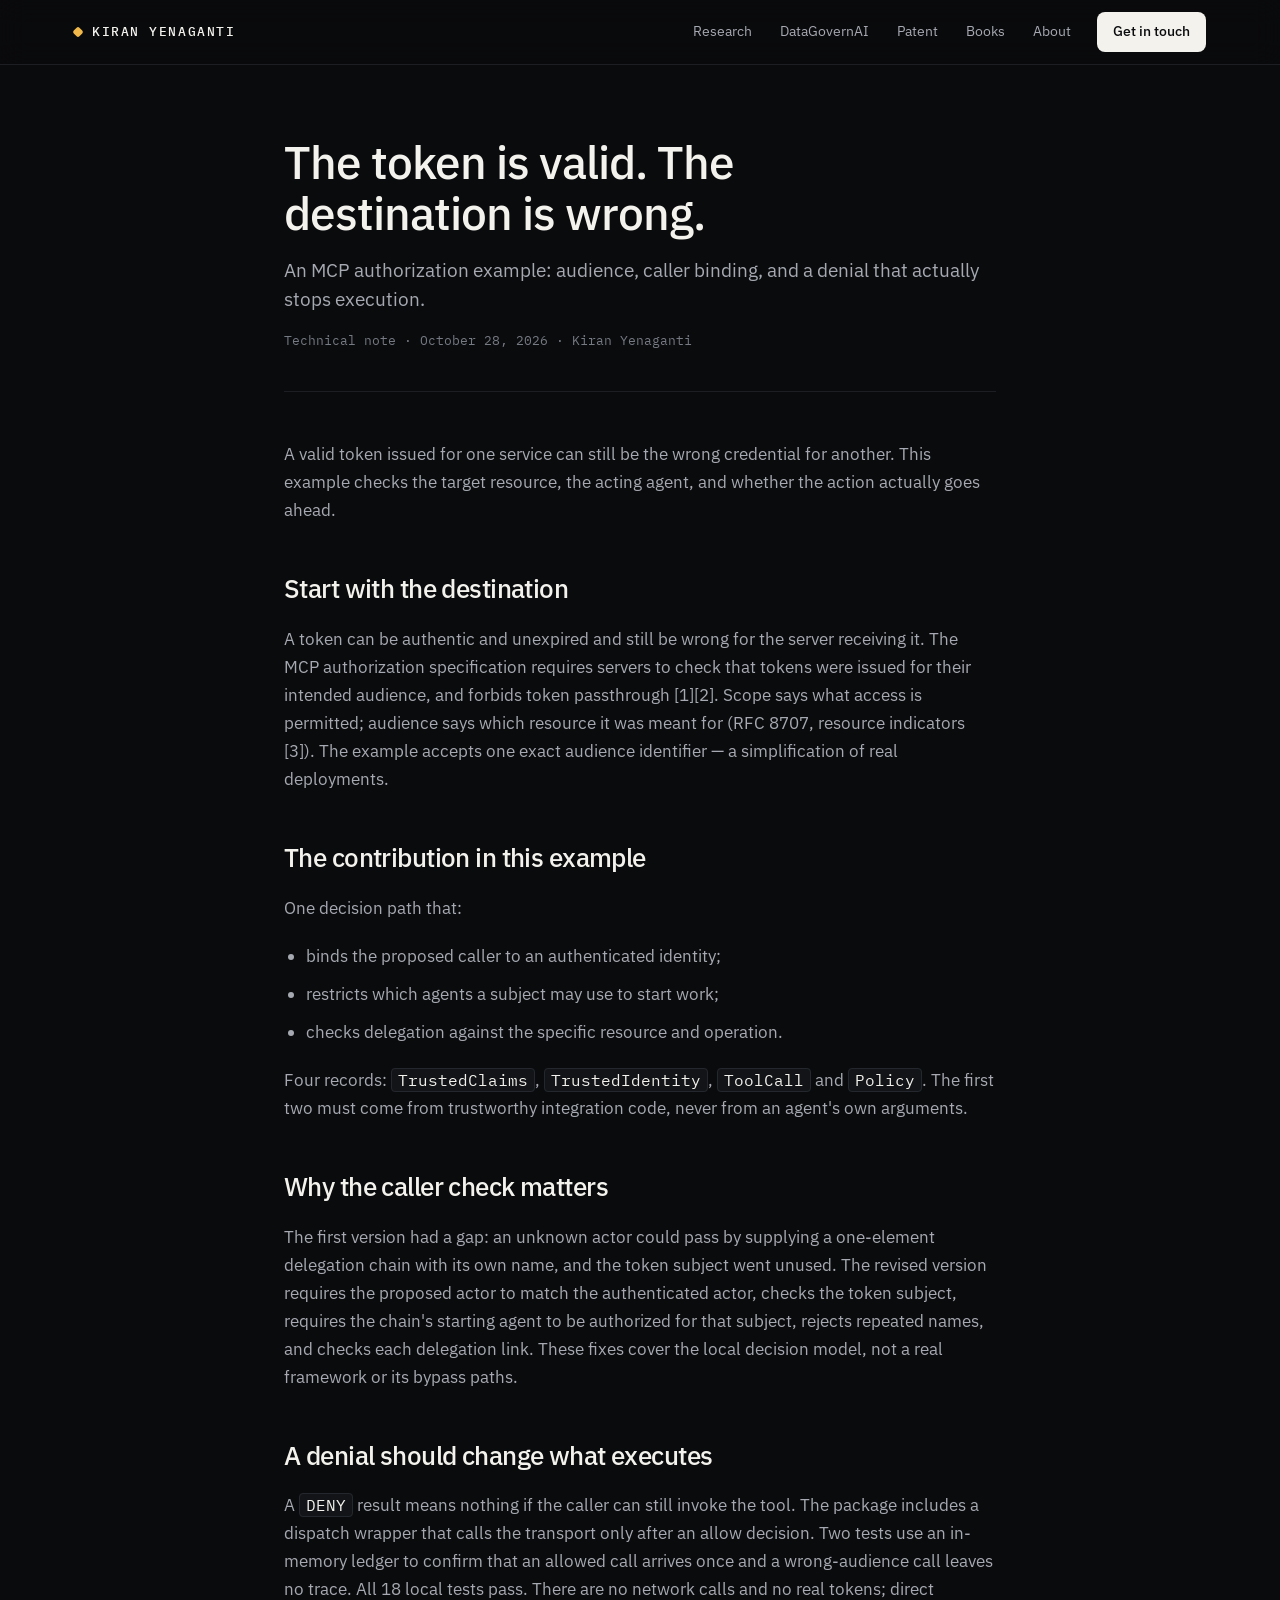
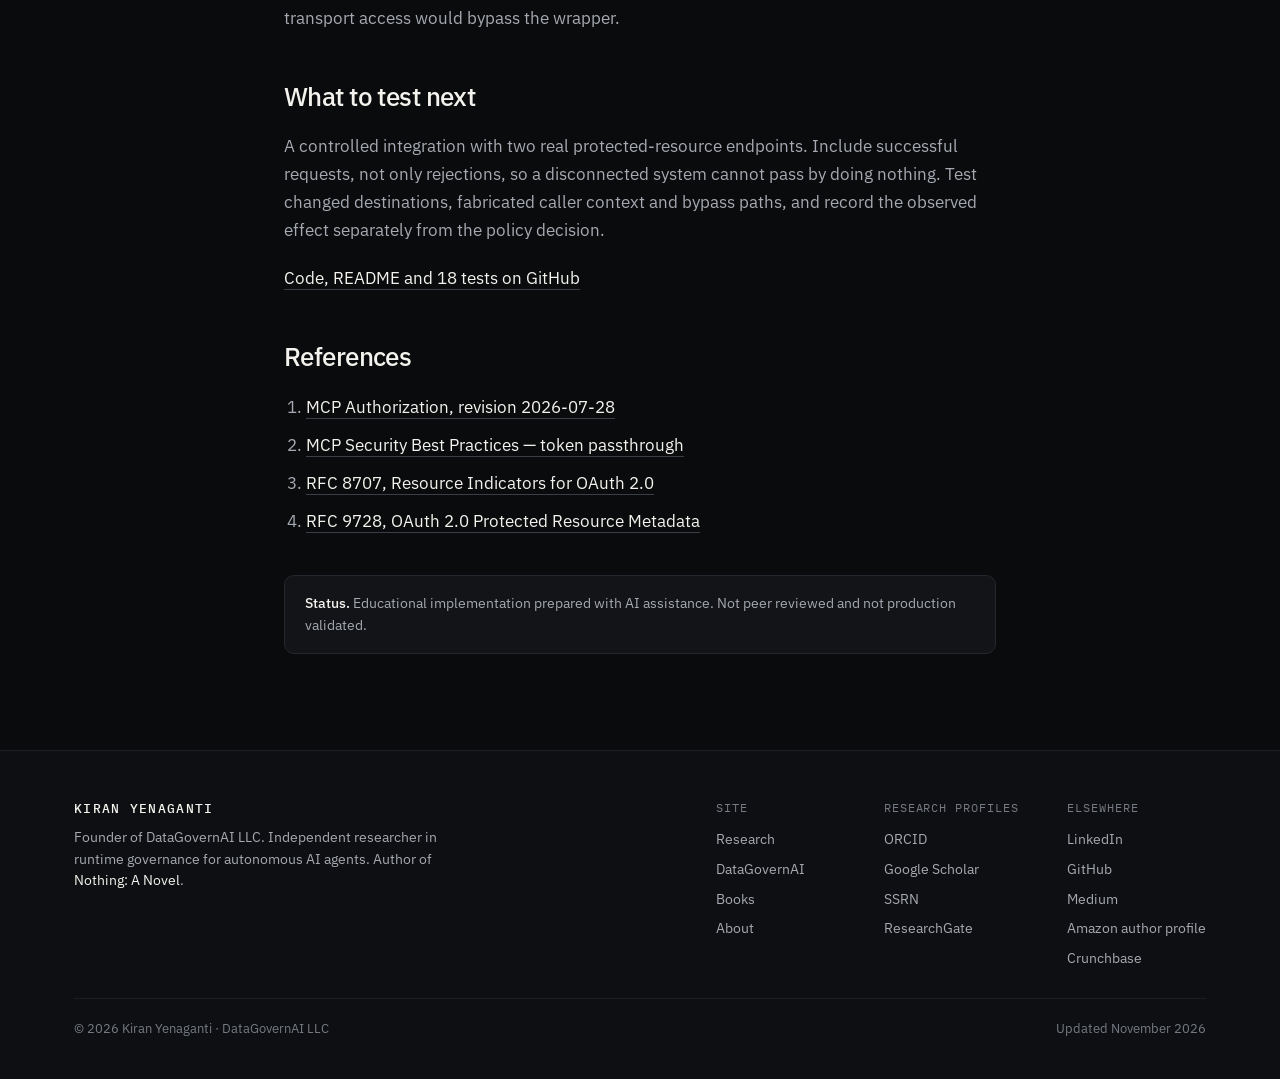
<file: notes/mcp-audience-boundary/index.html>
<!doctype html>
<html lang="en">
<head>
<meta charset="utf-8">
<meta name="viewport" content="width=device-width, initial-scale=1">
<title>MCP Token Audience Validation &amp; Caller Binding | Kiran Yenaganti</title>
<meta name="description" content="A runnable MCP authorization example covers token audience validation, trusted caller binding and dispatch denial, with educational code and local tests.">
<meta name="author" content="Kiran Yenaganti">
<link rel="canonical" href="https://www.kiranyenaganti.com/notes/mcp-audience-boundary/">
<meta property="og:type" content="article">
<meta property="og:title" content="MCP Token Audience Validation &amp; Caller Binding | Kiran Yenaganti">
<meta property="og:description" content="A runnable MCP authorization example covers token audience validation, trusted caller binding and dispatch denial, with educational code and local tests.">
<meta property="og:url" content="https://www.kiranyenaganti.com/notes/mcp-audience-boundary/">
<meta property="og:image" content="https://www.kiranyenaganti.com/kiran-portrait.jpeg">
<meta name="twitter:card" content="summary">
<meta name="theme-color" content="#0B0C0E">
<meta name="msvalidate.01" content="07E7765EF72F0B1B570C5CE54EDE014B">
<link rel="preconnect" href="https://fonts.googleapis.com">
<link rel="preconnect" href="https://fonts.gstatic.com" crossorigin>
<link href="https://fonts.googleapis.com/css2?family=IBM+Plex+Sans:wght@400;500;600&family=IBM+Plex+Mono:wght@400;500&display=swap" rel="stylesheet">
<link rel="stylesheet" href="/style.css">
<script type="application/ld+json">
{
  "@context": "https://schema.org",
  "@graph": [
    {
      "@type": "Person",
      "@id": "https://www.kiranyenaganti.com/#person",
      "name": "Kiran Yenaganti",
      "alternateName": "Kiran Kumar Yenaganti",
      "url": "https://www.kiranyenaganti.com/",
      "image": "https://www.kiranyenaganti.com/kiran-portrait.jpeg",
      "jobTitle": "Founder, DataGovernAI LLC",
      "description": "Founder of DataGovernAI LLC and independent researcher in runtime governance for autonomous AI agents; author of Nothing: A Novel.",
      "worksFor": {
        "@id": "https://www.kiranyenaganti.com/#org"
      },
      "alumniOf": [
        {
          "@type": "CollegeOrUniversity",
          "name": "Hult International Business School"
        }
      ],
      "knowsAbout": [
        "AI runtime governance",
        "Multi-agent systems",
        "AI agent verification",
        "Human-in-the-loop escalation",
        "Data engineering"
      ],
      "sameAs": [
        "https://www.linkedin.com/in/kiran-yenaganti/",
        "https://github.com/kiranyenaganti9",
        "https://orcid.org/0009-0008-6291-1316",
        "https://scholar.google.com/citations?user=bmWAnDgAAAAJ",
        "https://ssrn.com/author=13609628",
        "https://www.researchgate.net/profile/Kiran-Yenaganti-2",
        "https://medium.com/@kiranyenaganti9",
        "https://www.crunchbase.com/person/kiran-yenaganti-6b8e",
        "https://www.goodreads.com/author/show/73226203.Kiran_Yenaganti",
        "https://www.amazon.com/author/kiranyenaganti"
      ],
      "affiliation": {
        "@type": "CollegeOrUniversity",
        "name": "University of the Cumberlands",
        "description": "Doctoral studies in Information Technology in progress"
      },
      "subjectOf": {
        "@id": "https://www.kiranyenaganti.com/about/#profile"
      }
    },
    {
      "@type": "Organization",
      "@id": "https://www.kiranyenaganti.com/#org",
      "name": "DataGovernAI LLC",
      "url": "https://www.datagovernai.com/",
      "founder": {
        "@id": "https://www.kiranyenaganti.com/#person"
      },
      "foundingDate": "2025",
      "sameAs": [
        "https://www.crunchbase.com/organization/datagovernai"
      ]
    },
    {
      "@type": "WebSite",
      "@id": "https://www.kiranyenaganti.com/#site",
      "url": "https://www.kiranyenaganti.com/",
      "name": "Kiran Yenaganti",
      "publisher": {
        "@id": "https://www.kiranyenaganti.com/#person"
      }
    },
    {
      "@type": "Book",
      "@id": "https://www.kiranyenaganti.com/about/#book-nothing",
      "name": "Nothing: A Novel",
      "alternateName": "Nothing",
      "author": {
        "@id": "https://www.kiranyenaganti.com/#person"
      },
      "url": "https://www.kiranyenaganti.com/books/nothing/",
      "image": "https://www.kiranyenaganti.com/books/nothing/cover.jpg",
      "inLanguage": "en",
      "genre": "Literary fiction",
      "creativeWorkStatus": "Published",
      "description": "Nothing: A Novel by Kiran Yenaganti is literary fiction about work, family and the hours people postpone living. Available in paperback and Kindle editions.",
      "workExample": [
        {
          "@id": "https://www.kiranyenaganti.com/books/nothing/#paperback"
        },
        {
          "@id": "https://www.kiranyenaganti.com/books/nothing/#kindle"
        }
      ]
    },
    {
      "@type": "Book",
      "@id": "https://www.kiranyenaganti.com/books/nothing/#paperback",
      "name": "Nothing: A Novel",
      "author": {
        "@id": "https://www.kiranyenaganti.com/#person"
      },
      "exampleOfWork": {
        "@id": "https://www.kiranyenaganti.com/about/#book-nothing"
      },
      "bookFormat": "https://schema.org/Paperback",
      "isbn": "9798165432040",
      "identifier": {
        "@type": "PropertyValue",
        "propertyID": "ASIN",
        "value": "B0HPKKMYDZ"
      },
      "numberOfPages": 264,
      "datePublished": "2026-10-26",
      "inLanguage": "en",
      "url": "https://www.amazon.com/dp/B0HPKKMYDZ",
      "sameAs": "https://www.goodreads.com/book/show/262609197"
    },
    {
      "@type": "Book",
      "@id": "https://www.kiranyenaganti.com/books/nothing/#kindle",
      "name": "Nothing: A Novel",
      "author": {
        "@id": "https://www.kiranyenaganti.com/#person"
      },
      "exampleOfWork": {
        "@id": "https://www.kiranyenaganti.com/about/#book-nothing"
      },
      "bookFormat": "https://schema.org/EBook",
      "identifier": {
        "@type": "PropertyValue",
        "propertyID": "ASIN",
        "value": "B0HPJPLDXW"
      },
      "numberOfPages": 243,
      "datePublished": "2026-10-28",
      "inLanguage": "en",
      "url": "https://www.amazon.com/dp/B0HPJPLDXW",
      "sameAs": "https://www.goodreads.com/book/show/262612173"
    },
    {
      "@type": "WebPage",
      "@id": "https://www.kiranyenaganti.com/notes/mcp-audience-boundary/#webpage",
      "url": "https://www.kiranyenaganti.com/notes/mcp-audience-boundary/",
      "name": "MCP Token Audience Validation & Caller Binding | Kiran Yenaganti",
      "description": "A runnable MCP authorization example covers token audience validation, trusted caller binding and dispatch denial, with educational code and local tests.",
      "isPartOf": {
        "@id": "https://www.kiranyenaganti.com/#site"
      },
      "inLanguage": "en",
      "about": {
        "@id": "https://www.kiranyenaganti.com/#person"
      }
    },
    {
      "@type": "BreadcrumbList",
      "@id": "https://www.kiranyenaganti.com/notes/mcp-audience-boundary/#breadcrumb",
      "itemListElement": [
        {
          "@type": "ListItem",
          "position": 1,
          "name": "Kiran Yenaganti",
          "item": "https://www.kiranyenaganti.com/"
        },
        {
          "@type": "ListItem",
          "position": 2,
          "name": "MCP audience boundary",
          "item": "https://www.kiranyenaganti.com/notes/mcp-audience-boundary/"
        }
      ]
    },
    {
      "@type": "TechArticle",
      "@id": "https://www.kiranyenaganti.com/notes/mcp-audience-boundary/#article",
      "headline": "The token is valid. The destination is wrong.",
      "description": "A runnable MCP authorization example covers token audience validation, trusted caller binding and dispatch denial, with educational code and local tests.",
      "author": {
        "@id": "https://www.kiranyenaganti.com/#person"
      },
      "mainEntityOfPage": {
        "@id": "https://www.kiranyenaganti.com/notes/mcp-audience-boundary/#webpage"
      },
      "inLanguage": "en",
      "image": "https://www.kiranyenaganti.com/kiran-portrait.jpeg"
    }
  ]
}
</script>

<meta name="twitter:title" content="MCP Token Audience Validation &amp; Caller Binding | Kiran Yenaganti">
<meta name="twitter:description" content="A runnable MCP authorization example covers token audience validation, trusted caller binding and dispatch denial, with educational code and local tests.">
<meta name="twitter:image" content="https://www.kiranyenaganti.com/kiran-portrait.jpeg">
<meta property="og:image:alt" content="Portrait of Kiran Yenaganti">
</head>
<body>
<header class="site"><nav class="site wrap" aria-label="Primary">
<a class="brand" href="/">KIRAN YENAGANTI</a>
<button class="nav-toggle" type="button" aria-expanded="false" aria-controls="site-links" aria-label="Menu"><span></span><span></span><span></span></button>
<div class="links" id="site-links">
<a href="/research/">Research</a>
<a href="https://assistantbots-mac-mini.tail3bb81c.ts.net:8443/login">DataGovernAI</a>
<a href="/#patent">Patent</a>
<a href="/books/">Books</a>
<a href="/about/">About</a>
<a class="cta" href="https://www.linkedin.com/in/kiran-yenaganti/">Get in touch</a>
</div></nav>
<script>(function(){var b=document.querySelector(".nav-toggle"),l=document.getElementById("site-links");if(!b)return;b.addEventListener("click",function(){var o=l.classList.toggle("open");b.setAttribute("aria-expanded",o?"true":"false");});document.addEventListener("keydown",function(e){if(e.key==="Escape"&&l.classList.contains("open")){l.classList.remove("open");b.setAttribute("aria-expanded","false");}});})();</script>
</header>
<main id="main">
<article class="art"><div class="narrow">
<div class="head"><h1>The token is valid. The destination is wrong.</h1><p class="sub">An MCP authorization example: audience, caller binding, and a denial that actually stops execution.</p><div class="meta">Technical note · October 28, 2026 · Kiran Yenaganti</div></div>
<div class="prose">
<p>A valid token issued for one service can still be the wrong credential for another. This example checks the target resource, the acting agent, and whether the action actually goes ahead.</p>
<h2>Start with the destination</h2>
<p>A token can be authentic and unexpired and still be wrong for the server receiving it. The MCP authorization specification requires servers to check that tokens were issued for their intended audience, and forbids token passthrough [1][2]. Scope says what access is permitted; audience says which resource it was meant for (RFC 8707, resource indicators [3]). The example accepts one exact audience identifier — a simplification of real deployments.</p>
<h2>The contribution in this example</h2>
<p>One decision path that:</p>
<ul>
<li>binds the proposed caller to an authenticated identity;</li>
<li>restricts which agents a subject may use to start work;</li>
<li>checks delegation against the specific resource and operation.</li>
</ul>
<p>Four records: <code>TrustedClaims</code>, <code>TrustedIdentity</code>, <code>ToolCall</code> and <code>Policy</code>. The first two must come from trustworthy integration code, never from an agent's own arguments.</p>
<h2>Why the caller check matters</h2>
<p>The first version had a gap: an unknown actor could pass by supplying a one-element delegation chain with its own name, and the token subject went unused. The revised version requires the proposed actor to match the authenticated actor, checks the token subject, requires the chain's starting agent to be authorized for that subject, rejects repeated names, and checks each delegation link. These fixes cover the local decision model, not a real framework or its bypass paths.</p>
<h2>A denial should change what executes</h2>
<p>A <code>DENY</code> result means nothing if the caller can still invoke the tool. The package includes a dispatch wrapper that calls the transport only after an allow decision. Two tests use an in-memory ledger to confirm that an allowed call arrives once and a wrong-audience call leaves no trace. All 18 local tests pass. There are no network calls and no real tokens; direct transport access would bypass the wrapper.</p>
<h2>What to test next</h2>
<p>A controlled integration with two real protected-resource endpoints. Include successful requests, not only rejections, so a disconnected system cannot pass by doing nothing. Test changed destinations, fabricated caller context and bypass paths, and record the observed effect separately from the policy decision.</p>
<p><a href="https://github.com/kiranyenaganti9/kiranyenaganti9/tree/main/examples/mcp-audience-boundary">Code, README and 18 tests on GitHub</a></p>
<h2>References</h2>
<ol>
<li><a href="https://modelcontextprotocol.io/specification/2026-07-28/basic/authorization">MCP Authorization, revision 2026-07-28</a></li>
<li><a href="https://modelcontextprotocol.io/docs/2026-07-28/tutorials/security/security_best_practices">MCP Security Best Practices — token passthrough</a></li>
<li><a href="https://www.rfc-editor.org/rfc/rfc8707.html">RFC 8707, Resource Indicators for OAuth 2.0</a></li>
<li><a href="https://www.rfc-editor.org/rfc/rfc9728.html">RFC 9728, OAuth 2.0 Protected Resource Metadata</a></li>
</ol>
</div>
<div style="margin-top:40px"><div class="status"><b>Status.</b> Educational implementation prepared with AI assistance. Not peer reviewed and not production validated.</div></div>
</div></article>
</main>
<footer class="site"><div class="wrap">
<div class="foot-id"><b>KIRAN YENAGANTI</b><p>Founder of DataGovernAI LLC. Independent researcher in runtime governance for autonomous AI agents. Author of <a href="/books/nothing/">Nothing: A Novel</a>.</p></div>
<div class="foot-cols">
<div class="foot-col"><span class="label">Site</span><a href="/research/">Research</a><a href="https://assistantbots-mac-mini.tail3bb81c.ts.net:8443/login">DataGovernAI</a><a href="/books/">Books</a><a href="/about/">About</a></div>
<div class="foot-col"><span class="label">Research profiles</span><a href="https://orcid.org/0009-0008-6291-1316">ORCID</a><a href="https://scholar.google.com/citations?user=bmWAnDgAAAAJ">Google Scholar</a><a href="https://ssrn.com/author=13609628">SSRN</a><a href="https://www.researchgate.net/profile/Kiran-Yenaganti-2">ResearchGate</a></div>
<div class="foot-col"><span class="label">Elsewhere</span><a href="https://www.linkedin.com/in/kiran-yenaganti/">LinkedIn</a><a href="https://github.com/kiranyenaganti9">GitHub</a><a href="https://medium.com/@kiranyenaganti9">Medium</a><a href="https://www.amazon.com/author/kiranyenaganti">Amazon author profile</a><a href="https://www.crunchbase.com/person/kiran-yenaganti-6b8e">Crunchbase</a></div>
</div>
<div class="foot-bottom"><span>© 2026 Kiran Yenaganti · DataGovernAI LLC</span><span>Updated November 2026</span></div>
</div></footer>
</body>
</html>
</file>
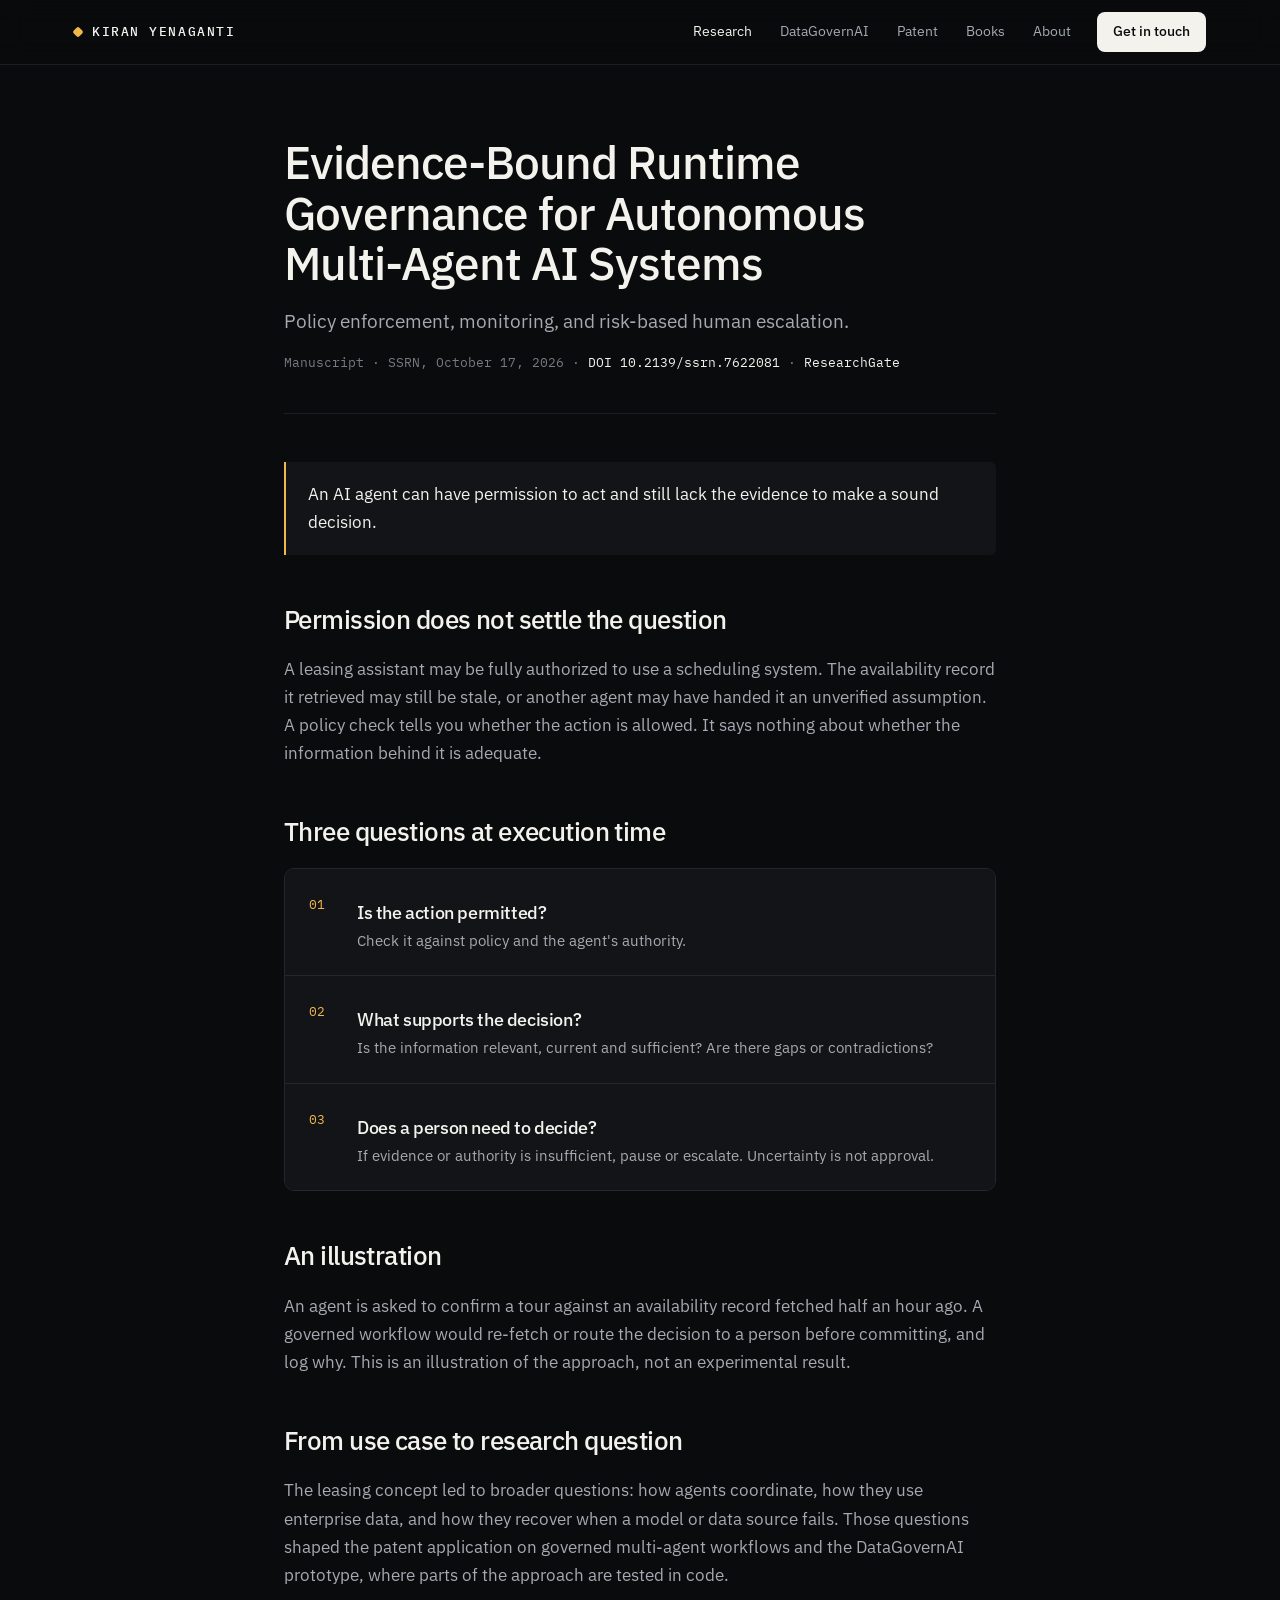
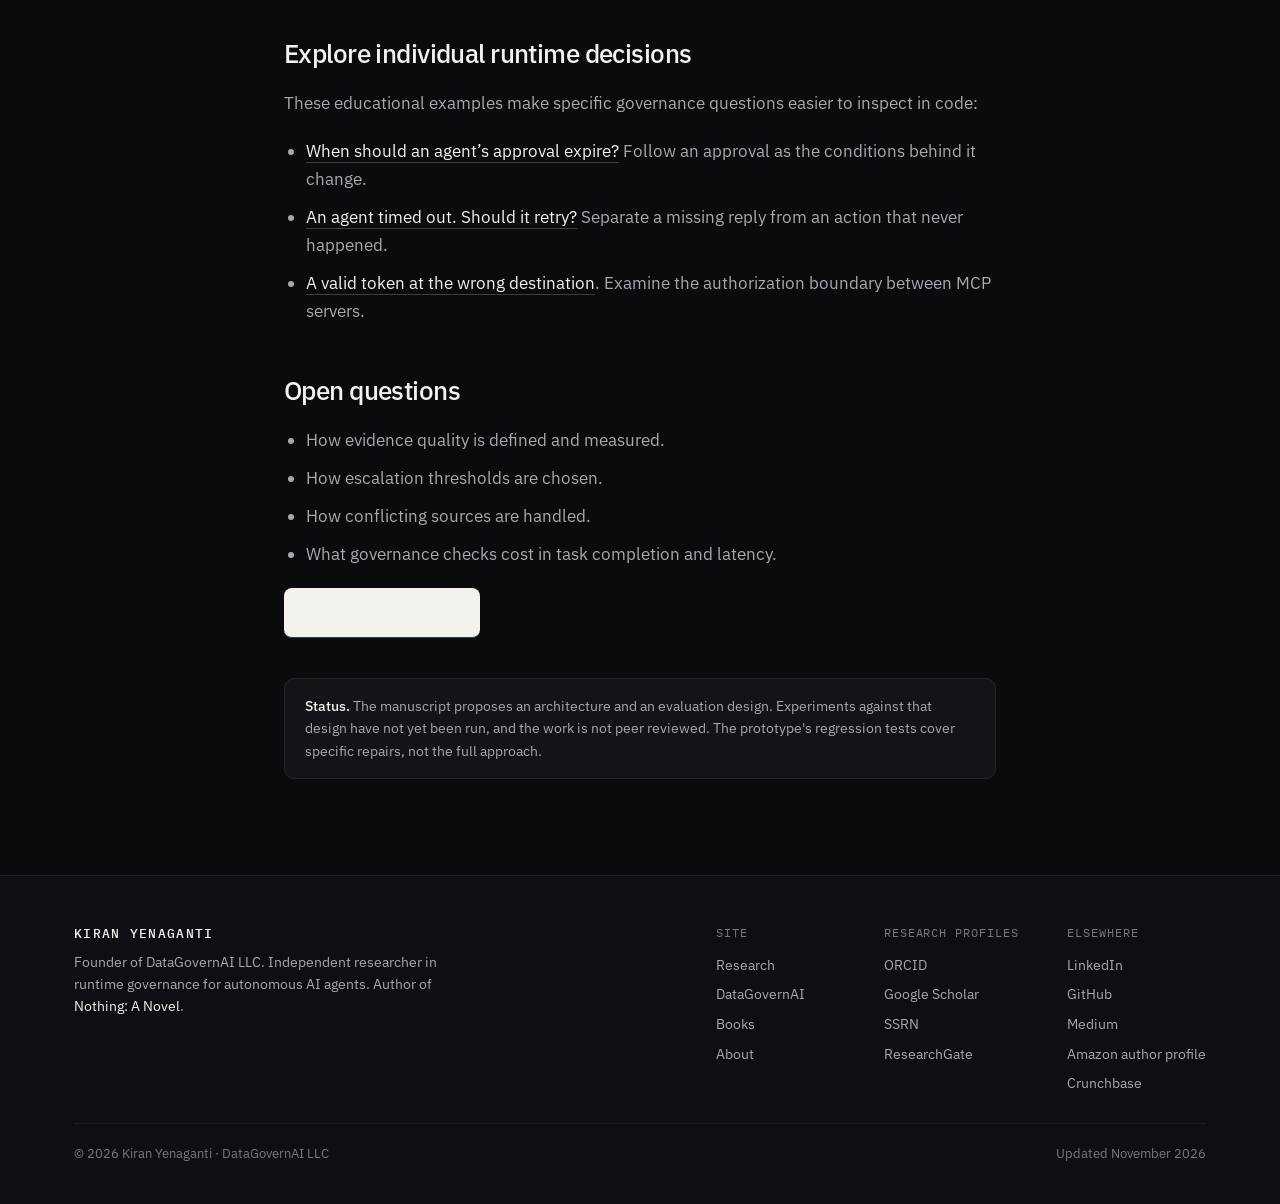
<file: research/runtime-governance/index.html>
<!doctype html>
<html lang="en">
<head>
<meta charset="utf-8">
<meta name="viewport" content="width=device-width, initial-scale=1">
<title>Evidence-Bound AI Runtime Governance | Kiran Yenaganti</title>
<meta name="description" content="An overview of Kiran Yenaganti’s preprint on runtime policy enforcement, evidence checks and risk-based human escalation for autonomous multi-agent AI systems.">
<meta name="author" content="Kiran Yenaganti">
<link rel="canonical" href="https://www.kiranyenaganti.com/research/runtime-governance/">
<meta property="og:type" content="article">
<meta property="og:title" content="Evidence-Bound AI Runtime Governance | Kiran Yenaganti">
<meta property="og:description" content="An overview of Kiran Yenaganti’s preprint on runtime policy enforcement, evidence checks and risk-based human escalation for autonomous multi-agent AI systems.">
<meta property="og:url" content="https://www.kiranyenaganti.com/research/runtime-governance/">
<meta property="og:image" content="https://www.kiranyenaganti.com/kiran-portrait.jpeg">
<meta name="twitter:card" content="summary">
<meta name="theme-color" content="#0B0C0E">
<meta name="msvalidate.01" content="07E7765EF72F0B1B570C5CE54EDE014B">
<link rel="preconnect" href="https://fonts.googleapis.com">
<link rel="preconnect" href="https://fonts.gstatic.com" crossorigin>
<link href="https://fonts.googleapis.com/css2?family=IBM+Plex+Sans:wght@400;500;600&family=IBM+Plex+Mono:wght@400;500&display=swap" rel="stylesheet">
<link rel="stylesheet" href="/style.css">
<script type="application/ld+json">
{
  "@context": "https://schema.org",
  "@graph": [
    {
      "@type": "Person",
      "@id": "https://www.kiranyenaganti.com/#person",
      "name": "Kiran Yenaganti",
      "alternateName": "Kiran Kumar Yenaganti",
      "url": "https://www.kiranyenaganti.com/",
      "image": "https://www.kiranyenaganti.com/kiran-portrait.jpeg",
      "jobTitle": "Founder, DataGovernAI LLC",
      "description": "Founder of DataGovernAI LLC and independent researcher in runtime governance for autonomous AI agents; author of Nothing: A Novel.",
      "worksFor": {
        "@id": "https://www.kiranyenaganti.com/#org"
      },
      "alumniOf": [
        {
          "@type": "CollegeOrUniversity",
          "name": "Hult International Business School"
        }
      ],
      "knowsAbout": [
        "AI runtime governance",
        "Multi-agent systems",
        "AI agent verification",
        "Human-in-the-loop escalation",
        "Data engineering"
      ],
      "sameAs": [
        "https://www.linkedin.com/in/kiran-yenaganti/",
        "https://github.com/kiranyenaganti9",
        "https://orcid.org/0009-0008-6291-1316",
        "https://scholar.google.com/citations?user=bmWAnDgAAAAJ",
        "https://ssrn.com/author=13609628",
        "https://www.researchgate.net/profile/Kiran-Yenaganti-2",
        "https://medium.com/@kiranyenaganti9",
        "https://www.crunchbase.com/person/kiran-yenaganti-6b8e",
        "https://www.goodreads.com/author/show/73226203.Kiran_Yenaganti",
        "https://www.amazon.com/author/kiranyenaganti"
      ],
      "affiliation": {
        "@type": "CollegeOrUniversity",
        "name": "University of the Cumberlands",
        "description": "Doctoral studies in Information Technology in progress"
      },
      "subjectOf": {
        "@id": "https://www.kiranyenaganti.com/about/#profile"
      }
    },
    {
      "@type": "Organization",
      "@id": "https://www.kiranyenaganti.com/#org",
      "name": "DataGovernAI LLC",
      "url": "https://www.datagovernai.com/",
      "founder": {
        "@id": "https://www.kiranyenaganti.com/#person"
      },
      "foundingDate": "2025",
      "sameAs": [
        "https://www.crunchbase.com/organization/datagovernai"
      ]
    },
    {
      "@type": "WebSite",
      "@id": "https://www.kiranyenaganti.com/#site",
      "url": "https://www.kiranyenaganti.com/",
      "name": "Kiran Yenaganti",
      "publisher": {
        "@id": "https://www.kiranyenaganti.com/#person"
      }
    },
    {
      "@type": "Book",
      "@id": "https://www.kiranyenaganti.com/about/#book-nothing",
      "name": "Nothing: A Novel",
      "alternateName": "Nothing",
      "author": {
        "@id": "https://www.kiranyenaganti.com/#person"
      },
      "url": "https://www.kiranyenaganti.com/books/nothing/",
      "image": "https://www.kiranyenaganti.com/books/nothing/cover.jpg",
      "inLanguage": "en",
      "genre": "Literary fiction",
      "creativeWorkStatus": "Published",
      "description": "Nothing: A Novel by Kiran Yenaganti is literary fiction about work, family and the hours people postpone living. Available in paperback and Kindle editions.",
      "workExample": [
        {
          "@id": "https://www.kiranyenaganti.com/books/nothing/#paperback"
        },
        {
          "@id": "https://www.kiranyenaganti.com/books/nothing/#kindle"
        }
      ]
    },
    {
      "@type": "Book",
      "@id": "https://www.kiranyenaganti.com/books/nothing/#paperback",
      "name": "Nothing: A Novel",
      "author": {
        "@id": "https://www.kiranyenaganti.com/#person"
      },
      "exampleOfWork": {
        "@id": "https://www.kiranyenaganti.com/about/#book-nothing"
      },
      "bookFormat": "https://schema.org/Paperback",
      "isbn": "9798165432040",
      "identifier": {
        "@type": "PropertyValue",
        "propertyID": "ASIN",
        "value": "B0HPKKMYDZ"
      },
      "numberOfPages": 264,
      "datePublished": "2026-10-26",
      "inLanguage": "en",
      "url": "https://www.amazon.com/dp/B0HPKKMYDZ",
      "sameAs": "https://www.goodreads.com/book/show/262609197"
    },
    {
      "@type": "Book",
      "@id": "https://www.kiranyenaganti.com/books/nothing/#kindle",
      "name": "Nothing: A Novel",
      "author": {
        "@id": "https://www.kiranyenaganti.com/#person"
      },
      "exampleOfWork": {
        "@id": "https://www.kiranyenaganti.com/about/#book-nothing"
      },
      "bookFormat": "https://schema.org/EBook",
      "identifier": {
        "@type": "PropertyValue",
        "propertyID": "ASIN",
        "value": "B0HPJPLDXW"
      },
      "numberOfPages": 243,
      "datePublished": "2026-10-28",
      "inLanguage": "en",
      "url": "https://www.amazon.com/dp/B0HPJPLDXW",
      "sameAs": "https://www.goodreads.com/book/show/262612173"
    },
    {
      "@type": "WebPage",
      "@id": "https://www.kiranyenaganti.com/research/runtime-governance/#webpage",
      "url": "https://www.kiranyenaganti.com/research/runtime-governance/",
      "name": "Evidence-Bound AI Runtime Governance | Kiran Yenaganti",
      "description": "An overview of Kiran Yenaganti’s preprint on runtime policy enforcement, evidence checks and risk-based human escalation for autonomous multi-agent AI systems.",
      "isPartOf": {
        "@id": "https://www.kiranyenaganti.com/#site"
      },
      "inLanguage": "en",
      "about": {
        "@id": "https://www.kiranyenaganti.com/#person"
      }
    },
    {
      "@type": "BreadcrumbList",
      "@id": "https://www.kiranyenaganti.com/research/runtime-governance/#breadcrumb",
      "itemListElement": [
        {
          "@type": "ListItem",
          "position": 1,
          "name": "Kiran Yenaganti",
          "item": "https://www.kiranyenaganti.com/"
        },
        {
          "@type": "ListItem",
          "position": 2,
          "name": "Research",
          "item": "https://www.kiranyenaganti.com/research/"
        },
        {
          "@type": "ListItem",
          "position": 3,
          "name": "Runtime governance",
          "item": "https://www.kiranyenaganti.com/research/runtime-governance/"
        }
      ]
    }
  ]
}
</script>

<meta name="twitter:title" content="Evidence-Bound AI Runtime Governance | Kiran Yenaganti">
<meta name="twitter:description" content="An overview of Kiran Yenaganti’s preprint on runtime policy enforcement, evidence checks and risk-based human escalation for autonomous multi-agent AI systems.">
<meta name="twitter:image" content="https://www.kiranyenaganti.com/kiran-portrait.jpeg">
<meta property="og:image:alt" content="Portrait of Kiran Yenaganti">
</head>
<body>
<header class="site"><nav class="site wrap" aria-label="Primary">
<a class="brand" href="/">KIRAN YENAGANTI</a>
<button class="nav-toggle" type="button" aria-expanded="false" aria-controls="site-links" aria-label="Menu"><span></span><span></span><span></span></button>
<div class="links" id="site-links">
<a href="/research/" aria-current="page">Research</a>
<a href="https://assistantbots-mac-mini.tail3bb81c.ts.net:8443/login">DataGovernAI</a>
<a href="/#patent">Patent</a>
<a href="/books/">Books</a>
<a href="/about/">About</a>
<a class="cta" href="https://www.linkedin.com/in/kiran-yenaganti/">Get in touch</a>
</div></nav>
<script>(function(){var b=document.querySelector(".nav-toggle"),l=document.getElementById("site-links");if(!b)return;b.addEventListener("click",function(){var o=l.classList.toggle("open");b.setAttribute("aria-expanded",o?"true":"false");});document.addEventListener("keydown",function(e){if(e.key==="Escape"&&l.classList.contains("open")){l.classList.remove("open");b.setAttribute("aria-expanded","false");}});})();</script>
</header>
<main id="main">
<article class="art"><div class="narrow">
<div class="head"><h1>Evidence-Bound Runtime Governance for Autonomous Multi-Agent AI Systems</h1><p class="sub">Policy enforcement, monitoring, and risk-based human escalation.</p><div class="meta">Manuscript · SSRN, October 17, 2026 · <a href="https://doi.org/10.2139/ssrn.7622081">DOI 10.2139/ssrn.7622081</a> · <a href="https://www.researchgate.net/publication/414519349_EVIDENCE-BOUND_RUNTIME_GOVERNANCE_FOR_AUTONOMOUS_MULTI-AGENT_AI_SYSTEMS_POLICY_ENFORCEMENT_MONITORING_AND_RISK-BASED_HUMAN_ESCALATION">ResearchGate</a></div></div>
<div class="prose">
<blockquote>An AI agent can have permission to act and still lack the evidence to make a sound decision.</blockquote>
<h2>Permission does not settle the question</h2>
<p>A leasing assistant may be fully authorized to use a scheduling system. The availability record it retrieved may still be stale, or another agent may have handed it an unverified assumption. A policy check tells you whether the action is allowed. It says nothing about whether the information behind it is adequate.</p>
<h2>Three questions at execution time</h2>
<div class="steps">
<div class="s"><div class="n">01</div><div><h3>Is the action permitted?</h3><p>Check it against policy and the agent's authority.</p></div></div>
<div class="s"><div class="n">02</div><div><h3>What supports the decision?</h3><p>Is the information relevant, current and sufficient? Are there gaps or contradictions?</p></div></div>
<div class="s"><div class="n">03</div><div><h3>Does a person need to decide?</h3><p>If evidence or authority is insufficient, pause or escalate. Uncertainty is not approval.</p></div></div>
</div>
<h2>An illustration</h2>
<p>An agent is asked to confirm a tour against an availability record fetched half an hour ago. A governed workflow would re-fetch or route the decision to a person before committing, and log why. This is an illustration of the approach, not an experimental result.</p>
<h2>From use case to research question</h2>
<p>The leasing concept led to broader questions: how agents coordinate, how they use enterprise data, and how they recover when a model or data source fails. Those questions shaped the patent application on governed multi-agent workflows and the DataGovernAI prototype, where parts of the approach are tested in code.</p>
<h2>Explore individual runtime decisions</h2>
<p>These educational examples make specific governance questions easier to inspect in code:</p>
<ul>
<li><a href="/insights/when-agent-permission-should-expire/">When should an agent’s approval expire?</a> Follow an approval as the conditions behind it change.</li>
<li><a href="/insights/agent-timeout-retry/">An agent timed out. Should it retry?</a> Separate a missing reply from an action that never happened.</li>
<li><a href="/notes/mcp-audience-boundary/">A valid token at the wrong destination</a>. Examine the authorization boundary between MCP servers.</li>
</ul>
<h2>Open questions</h2>
<ul>
<li>How evidence quality is defined and measured.</li>
<li>How escalation thresholds are chosen.</li>
<li>How conflicting sources are handled.</li>
<li>What governance checks cost in task completion and latency.</li>
</ul>
<p><a class="btn btn-light" href="https://www.researchgate.net/publication/414519349_EVIDENCE-BOUND_RUNTIME_GOVERNANCE_FOR_AUTONOMOUS_MULTI-AGENT_AI_SYSTEMS_POLICY_ENFORCEMENT_MONITORING_AND_RISK-BASED_HUMAN_ESCALATION">Read on ResearchGate</a></p>
</div>
<div style="margin-top:40px"><div class="status"><b>Status.</b> The manuscript proposes an architecture and an evaluation design. Experiments against that design have not yet been run, and the work is not peer reviewed. The prototype's regression tests cover specific repairs, not the full approach.</div></div>
</div></article>
</main>
<footer class="site"><div class="wrap">
<div class="foot-id"><b>KIRAN YENAGANTI</b><p>Founder of DataGovernAI LLC. Independent researcher in runtime governance for autonomous AI agents. Author of <a href="/books/nothing/">Nothing: A Novel</a>.</p></div>
<div class="foot-cols">
<div class="foot-col"><span class="label">Site</span><a href="/research/">Research</a><a href="https://assistantbots-mac-mini.tail3bb81c.ts.net:8443/login">DataGovernAI</a><a href="/books/">Books</a><a href="/about/">About</a></div>
<div class="foot-col"><span class="label">Research profiles</span><a href="https://orcid.org/0009-0008-6291-1316">ORCID</a><a href="https://scholar.google.com/citations?user=bmWAnDgAAAAJ">Google Scholar</a><a href="https://ssrn.com/author=13609628">SSRN</a><a href="https://www.researchgate.net/profile/Kiran-Yenaganti-2">ResearchGate</a></div>
<div class="foot-col"><span class="label">Elsewhere</span><a href="https://www.linkedin.com/in/kiran-yenaganti/">LinkedIn</a><a href="https://github.com/kiranyenaganti9">GitHub</a><a href="https://medium.com/@kiranyenaganti9">Medium</a><a href="https://www.amazon.com/author/kiranyenaganti">Amazon author profile</a><a href="https://www.crunchbase.com/person/kiran-yenaganti-6b8e">Crunchbase</a></div>
</div>
<div class="foot-bottom"><span>© 2026 Kiran Yenaganti · DataGovernAI LLC</span><span>Updated November 2026</span></div>
</div></footer>
</body>
</html>
</file>
<file: style.css>
/* ============================================================
   kiranyenaganti.com — shared stylesheet
   Dark editorial system: IBM Plex Sans / Plex Mono, amber accent.
   ============================================================ */
:root{
  --bg:#0A0B0D;--bg2:#0E0F12;--panel:#121417;--panel2:#16181C;
  --line:#1C1E23;--line2:#24272D;--line3:#3A3E46;
  --fg:#F3F2ED;--mute:#A6A9B1;--dim:#767A83;
  --acc:#F0B84A;--acc2:#F6C96B;--warn:#E8744F;--ok:#7FD1A2;
  --sans:'IBM Plex Sans',system-ui,-apple-system,"Segoe UI",sans-serif;
  --mono:'IBM Plex Mono',ui-monospace,SFMono-Regular,Menlo,monospace;
  --r:10px;--r-lg:14px;
  --nav-h:64px;
  --wrap:1180px;
}
*{box-sizing:border-box}
html{scroll-behavior:smooth;-webkit-text-size-adjust:100%}
body{margin:0;background:var(--bg);color:var(--fg);font-family:var(--sans);-webkit-font-smoothing:antialiased;-moz-osx-font-smoothing:grayscale;line-height:1.55;overflow-x:hidden}
::selection{background:var(--acc);color:var(--bg)}
a{color:var(--fg);text-decoration:none;transition:color .15s}a:hover{color:var(--acc)}
p{margin:0}
img{max-width:100%;height:auto}
h1,h2,h3{margin:0;font-weight:500;letter-spacing:-.022em;line-height:1.1;text-wrap:balance}
:focus-visible{outline:2px solid var(--acc);outline-offset:3px;border-radius:4px}
.wrap{max-width:var(--wrap);margin:0 auto;padding:0 24px}
.narrow{max-width:760px;margin:0 auto;padding:0 24px}
.mono{font-family:var(--mono)}
.eyebrow{font-family:var(--mono);font-size:12px;letter-spacing:.14em;color:var(--acc);text-transform:uppercase;display:flex;align-items:center;gap:10px}
.eyebrow::before{content:"";width:18px;height:1px;background:var(--acc);opacity:.7}
.label{font-family:var(--mono);font-size:12px;letter-spacing:.08em;color:var(--dim);text-transform:uppercase}
.mute{color:var(--mute)}
.btn{display:inline-flex;align-items:center;justify-content:center;gap:8px;min-height:46px;padding:12px 20px;border-radius:8px;font-size:15px;font-weight:500;white-space:nowrap;transition:background .15s,border-color .15s,color .15s,transform .15s}
.btn:active{transform:translateY(1px)}
.btn-acc{background:var(--acc);color:var(--bg)}.btn-acc:hover{background:var(--acc2);color:var(--bg)}
.btn-light{background:var(--fg);color:var(--bg)}.btn-light:hover{background:#fff;color:var(--bg)}
.btn-ghost{border:1px solid var(--line3);color:var(--fg);background:rgba(255,255,255,.015)}.btn-ghost:hover{border-color:var(--acc);color:var(--fg);background:rgba(240,184,74,.06)}
.row{display:flex;flex-wrap:wrap;gap:24px}
.stack{display:flex;flex-direction:column;gap:16px}
.card{background:var(--panel);border:1px solid var(--line2);border-radius:var(--r);padding:28px;display:flex;flex-direction:column;gap:14px;min-width:0}
.card h3{font-size:22px}
.card p{font-size:15px;color:var(--mute)}
.card.link:hover{border-color:var(--line3)}

/* ---------- header / nav ---------- */
header.site{position:sticky;top:0;z-index:50;background:rgba(10,11,13,.72);backdrop-filter:saturate(140%) blur(14px);-webkit-backdrop-filter:saturate(140%) blur(14px);border-bottom:1px solid var(--line)}
nav.site{height:var(--nav-h);display:flex;align-items:center;justify-content:space-between;gap:24px;position:relative}
nav.site .brand{font-family:var(--mono);font-size:13px;font-weight:500;letter-spacing:.12em;display:inline-flex;align-items:center;gap:10px}
nav.site .brand::before{content:"";width:8px;height:8px;border-radius:2px;background:var(--acc);transform:rotate(45deg)}
nav.site .links{display:flex;align-items:center;gap:4px}
nav.site .links a{font-size:14px;color:var(--mute);padding:8px 12px;border-radius:6px}
nav.site .links a:hover{color:var(--fg);background:rgba(255,255,255,.04)}
nav.site .links a[aria-current="page"]{color:var(--fg)}
nav.site .links a.cta{color:var(--bg);background:var(--fg);padding:0 16px;border-radius:8px;font-weight:500;height:40px;display:inline-flex;align-items:center;margin-left:10px}
nav.site .links a.cta:hover{background:var(--acc);color:var(--bg)}
.nav-toggle{display:none;appearance:none;background:transparent;border:1px solid var(--line3);border-radius:8px;width:44px;height:44px;cursor:pointer;color:var(--fg);align-items:center;justify-content:center;flex-direction:column;gap:5px}
.nav-toggle span{display:block;width:18px;height:2px;background:currentColor;border-radius:2px;transition:transform .2s,opacity .2s}
.nav-toggle[aria-expanded="true"] span:nth-child(1){transform:translateY(7px) rotate(45deg)}
.nav-toggle[aria-expanded="true"] span:nth-child(2){opacity:0}
.nav-toggle[aria-expanded="true"] span:nth-child(3){transform:translateY(-7px) rotate(-45deg)}
@media (max-width:860px){
  .nav-toggle{display:inline-flex}
  nav.site .links{display:none;position:absolute;left:0;right:0;top:var(--nav-h);flex-direction:column;align-items:stretch;gap:2px;padding:12px 16px 16px;background:#0A0B0D;border-bottom:1px solid var(--line2);box-shadow:0 24px 40px -20px rgba(0,0,0,.8)}
  nav.site .links.open{display:flex}
  nav.site .links a{font-size:16px;padding:12px 10px}
  nav.site .links a.cta{margin:8px 0 0;height:46px;justify-content:center}
}

/* ---------- generic sections ---------- */
section{padding:96px 0}
section.alt{background:var(--bg2);border-top:1px solid var(--line);border-bottom:1px solid var(--line)}
section.tight{padding:72px 0}
.hero{padding:96px 0 80px}
.hero .wrap{display:flex;flex-wrap:wrap;gap:64px;align-items:center}
.hero h1{font-size:56px;line-height:1.05}
.hero .lead{font-size:19px;color:var(--mute);max-width:540px}
.hero .copy{flex:1 1 480px;min-width:0;display:flex;flex-direction:column;gap:28px}
.hero .proofs{display:flex;gap:32px;flex-wrap:wrap;padding-top:12px;border-top:1px solid var(--line)}
.hero .proofs div{display:flex;flex-direction:column;gap:4px;font-size:15px;font-weight:500}
.trace{flex:1 1 420px;min-width:0;max-width:560px}
.trace .box{background:var(--panel);border:1px solid var(--line2);border-radius:var(--r);overflow:hidden}
.trace .bar{display:flex;justify-content:space-between;padding:12px 16px;border-bottom:1px solid var(--line2);font-family:var(--mono);font-size:12px;color:var(--dim)}
.trace .body{padding:20px;display:flex;flex-direction:column;gap:14px;font-family:var(--mono);font-size:13px;line-height:1.5}
.trace .l{display:flex;gap:12px}.trace .t{color:var(--dim);flex:0 0 72px}.trace .m{color:var(--mute)}.trace .m b{color:var(--fg);font-weight:400}
.trace .hold{margin-top:6px;padding:14px 16px;background:#1A1710;border:1px solid #5A4418;border-radius:6px;display:flex;flex-direction:column;gap:6px}
.trace .hold b{color:var(--acc);font-weight:500}
.trace .cap{font-size:13px;color:var(--dim);margin-top:12px}
.h2{font-size:clamp(30px,4vw,42px)}
.h2s{font-size:clamp(26px,3vw,32px);line-height:1.2}
.split{display:flex;flex-wrap:wrap;gap:48px}
.split>.a{flex:1 1 320px;min-width:0}.split>.b{flex:2 1 480px;min-width:0;display:flex;flex-direction:column;gap:16px;font-size:17px;color:var(--mute)}
.quote{font-size:30px;line-height:1.3;font-weight:500;letter-spacing:-.015em;max-width:900px;margin:0}

/* ---------- footer ---------- */
footer.site{border-top:1px solid var(--line);background:var(--bg2)}
footer.site .wrap{padding-top:48px;padding-bottom:40px;display:flex;flex-wrap:wrap;gap:28px;justify-content:space-between;align-items:flex-start;font-size:13px;color:var(--dim)}
footer.site .foot-id{display:flex;flex-direction:column;gap:8px;max-width:380px}
footer.site .foot-id b{font-family:var(--mono);font-size:13px;letter-spacing:.1em;color:var(--fg);font-weight:500}
footer.site .foot-id p{color:var(--mute);font-size:14px;line-height:1.55}
footer.site .foot-cols{display:flex;gap:48px;flex-wrap:wrap}
footer.site .foot-col{display:flex;flex-direction:column;gap:8px;min-width:120px}
footer.site .foot-col .label{margin-bottom:4px}
footer.site .foot-col a{color:var(--mute);font-size:14px}footer.site .foot-col a:hover{color:var(--acc)}
footer.site .links{display:flex;gap:20px;flex-wrap:wrap}footer.site .links a{color:var(--mute)}footer.site .links a:hover{color:var(--acc)}
footer.site .foot-bottom{width:100%;border-top:1px solid var(--line);padding-top:20px;display:flex;justify-content:space-between;gap:16px;flex-wrap:wrap;font-size:13px}

/* ---------- article pages ---------- */
.art{padding:72px 0 96px}
.art .head{display:flex;flex-direction:column;gap:18px;margin-bottom:48px;padding-bottom:40px;border-bottom:1px solid var(--line)}
.art h1{font-size:clamp(32px,5vw,46px);line-height:1.1}
.art .sub{font-size:19px;color:var(--mute);line-height:1.5}
.art .meta{font-family:var(--mono);font-size:13px;color:var(--dim)}
.prose{display:flex;flex-direction:column;gap:20px;font-size:17px;color:var(--mute);line-height:1.65}
.prose h2{font-size:26px;color:var(--fg);margin-top:28px;line-height:1.25}
.prose h3{font-size:19px;color:var(--fg);margin-top:12px}
.prose strong{color:var(--fg);font-weight:500}
.prose a{color:var(--fg);border-bottom:1px solid var(--line3)}.prose a:hover{color:var(--acc);border-color:var(--acc)}
.prose ul,.prose ol{margin:0;padding-left:22px;display:flex;flex-direction:column;gap:10px}
.prose code{font-family:var(--mono);font-size:.92em;background:var(--panel);border:1px solid var(--line2);padding:1px 6px;border-radius:4px;color:var(--fg)}
.prose pre{margin:0;padding:18px 20px;background:var(--panel);border:1px solid var(--line2);border-radius:var(--r);overflow-x:auto;font-family:var(--mono);font-size:13.5px;line-height:1.55;color:var(--fg)}
.prose pre code{background:none;border:0;padding:0;font-size:inherit}
.prose blockquote{margin:0;padding:18px 22px;border-left:2px solid var(--acc);background:var(--panel);border-radius:0 6px 6px 0;color:var(--fg)}
.status{font-size:14px;color:var(--mute);padding:16px 20px;border:1px solid var(--line2);border-radius:var(--r);background:var(--panel);line-height:1.6}
.status b{color:var(--fg);font-weight:500}
.steps{display:flex;flex-direction:column;gap:0;border:1px solid var(--line2);border-radius:var(--r);overflow:hidden}
.steps .s{display:flex;gap:20px;padding:22px 24px;border-top:1px solid var(--line2);background:var(--panel)}
.steps .s:first-child{border-top:0}
.steps .n{font-family:var(--mono);font-size:13px;color:var(--acc);flex:0 0 28px;padding-top:3px}
.steps .s div:last-child{display:flex;flex-direction:column;gap:6px}
.steps h3{font-size:18px;color:var(--fg)}.steps p{font-size:15px}
table{width:100%;border-collapse:collapse;font-size:15px}
th{text-align:left;font-family:var(--mono);font-size:12px;letter-spacing:.08em;color:var(--dim);text-transform:uppercase;font-weight:500;padding:0 0 12px}
td{padding:14px 0;border-top:1px solid var(--line2);color:var(--mute);vertical-align:top}
td:first-child{color:var(--fg)}
.tablebox{overflow-x:auto}
.cover{width:100%;max-width:320px;border-radius:6px;border:1px solid var(--line2);display:block}
.grid2{display:grid;grid-template-columns:repeat(2,minmax(0,1fr));gap:16px;font-size:14px}
.grid2 div{display:flex;flex-direction:column;gap:4px}
@media (max-width:720px){.hero h1{font-size:40px}.quote{font-size:24px}section{padding:72px 0}.card{padding:22px}.art{padding:48px 0 72px}.art .head{margin-bottom:36px;padding-bottom:28px}.prose{font-size:16px}}

/* ============================================================
   homepage
   ============================================================ */
.h2o{position:relative;overflow:hidden;padding:clamp(64px,9vw,112px) 0 72px;isolation:isolate}
.h2o::before{content:"";position:absolute;inset:0;z-index:-2;background-image:linear-gradient(rgba(255,255,255,.035) 1px,transparent 1px),linear-gradient(90deg,rgba(255,255,255,.035) 1px,transparent 1px);background-size:56px 56px;mask-image:radial-gradient(ellipse 70% 80% at 50% 0%,#000 20%,transparent 75%);-webkit-mask-image:radial-gradient(ellipse 70% 80% at 50% 0%,#000 20%,transparent 75%)}
.glow{position:absolute;z-index:-1;right:-12%;top:-40%;width:760px;height:760px;background:radial-gradient(closest-side,rgba(240,184,74,.18),transparent 70%);filter:blur(12px);pointer-events:none;animation:drift 16s ease-in-out infinite alternate}
@keyframes drift{to{transform:translate(-120px,80px)}}
.h2o-grid{display:grid;grid-template-columns:minmax(0,1.1fr) minmax(0,.9fr);gap:56px;align-items:center}
.h2o-copy{min-width:0;display:flex;flex-direction:column;gap:26px}
.h2o h1{font-size:clamp(38px,5.4vw,66px);line-height:1.02;letter-spacing:-.03em}
.acc{color:var(--acc)}
.lead{font-size:clamp(17px,1.5vw,20px);color:var(--mute);max-width:560px;line-height:1.55}
.cta-row{display:flex;gap:12px;flex-wrap:wrap}
.chips{display:flex;gap:10px;flex-wrap:wrap}
.chip{font-size:13px;color:var(--mute);border:1px solid var(--line2);border-radius:999px;padding:7px 14px;background:rgba(255,255,255,.02);display:inline-flex;align-items:center}
.chip b{color:var(--fg);font-weight:500}
.term{min-width:0;width:100%;background:#0E1013;border:1px solid var(--line2);border-radius:var(--r-lg);box-shadow:0 1px 0 rgba(255,255,255,.04) inset,0 40px 90px -40px rgba(240,184,74,.35),0 30px 60px -30px rgba(0,0,0,.8);overflow:hidden}
.term-bar{display:flex;align-items:center;gap:7px;padding:12px 14px;border-bottom:1px solid var(--line2);font-family:var(--mono);font-size:12px;color:var(--dim);background:rgba(255,255,255,.015)}
.term-bar i{width:10px;height:10px;border-radius:50%;background:#2A2D33;display:inline-block}
.term-bar span{margin-left:8px;white-space:nowrap;overflow:hidden;text-overflow:ellipsis}.term-bar .live{margin-left:auto;font-style:normal;color:var(--acc);animation:pulse 1.6s infinite;white-space:nowrap}
@keyframes pulse{50%{opacity:.35}}
.term-body{padding:18px;min-height:268px;display:flex;flex-direction:column;gap:12px;font-family:var(--mono);font-size:13px;line-height:1.5}
.term-body .ln,.term-body .hold{opacity:0;transform:translateY(6px);transition:opacity .35s ease,transform .35s ease}
.term-body .in{opacity:1;transform:none}
.ln{display:flex;gap:12px;min-width:0}.ln .t{color:var(--dim);flex:0 0 64px}.ln .m{color:var(--mute);min-width:0;overflow-wrap:anywhere}.ln b{color:var(--fg);font-weight:400}.ln .w{color:var(--warn)}
.hold{padding:12px 14px;background:#1A1710;border:1px solid #5A4418;border-radius:8px;display:flex;flex-direction:column;gap:4px;color:var(--mute)}
.hold b{color:var(--acc);font-weight:500}

.split-vs{padding:24px 0 80px}
.vs-grid{display:grid;grid-template-columns:minmax(0,1fr) auto minmax(0,1fr);align-items:stretch;gap:0}
.vs-card{border-radius:var(--r-lg);padding:28px;border:1px solid var(--line2);background:var(--panel);display:flex;flex-direction:column;gap:12px;min-width:0}
.vs-card.ok{border-color:#1f3b2c}.vs-card.bad{border-color:#5a2a1c;background:linear-gradient(180deg,#1a1210,var(--panel))}
.vs-k{font-family:var(--mono);font-size:12px;letter-spacing:.08em;text-transform:uppercase;color:var(--dim)}
.vs-q{font-size:clamp(20px,2.2vw,26px);line-height:1.25;letter-spacing:-.01em}.vs-q b{font-weight:600}
.vs-a{font-size:14px;display:flex;flex-wrap:wrap;gap:6px 14px}
.vs-card.ok .vs-a{color:var(--ok)}.vs-card.bad .vs-a{color:#f0957a}
.vs-mid{align-self:center;font-family:var(--mono);color:var(--acc);font-size:12px;letter-spacing:.1em;text-transform:uppercase;width:72px;display:flex;align-items:center;justify-content:center;position:relative}
.vs-mid::before,.vs-mid::after{content:"";position:absolute;top:50%;width:18px;height:1px;background:var(--line3)}
.vs-mid::before{left:4px}.vs-mid::after{right:4px}

.sec-head{display:flex;flex-direction:column;gap:14px;max-width:680px;margin-bottom:40px}
.sec-sub{font-size:17px;line-height:1.55}
.demo-sec{padding:96px 0;background:var(--bg2);border-top:1px solid var(--line);border-bottom:1px solid var(--line)}
.demo{display:grid;grid-template-columns:repeat(2,minmax(0,1fr));gap:20px}
.demo-ctrl,.demo-out{min-width:0;background:var(--panel);border:1px solid var(--line2);border-radius:var(--r-lg);padding:28px;display:flex;flex-direction:column;gap:14px}
.ctrl-label{font-family:var(--mono);font-size:12px;letter-spacing:.06em;color:var(--dim);text-transform:uppercase;margin-top:6px}
.seg{display:flex;flex-wrap:wrap;gap:8px}
.seg-b{font:inherit;font-size:14px;color:var(--mute);background:transparent;border:1px solid var(--line3);border-radius:8px;padding:11px 14px;cursor:pointer;min-height:44px;transition:all .15s}
.seg-b:hover{color:var(--fg);border-color:var(--dim)}.seg-b.on{background:var(--acc);color:var(--bg);border-color:var(--acc);font-weight:500}
.age-row{display:flex;align-items:center;gap:16px}
#age{--p:50%;flex:1;-webkit-appearance:none;appearance:none;height:6px;border-radius:6px;background:linear-gradient(90deg,var(--acc) var(--p),#2A2D33 var(--p));outline:none;margin:0}
#age::-webkit-slider-thumb{-webkit-appearance:none;width:22px;height:22px;border-radius:50%;background:var(--fg);border:3px solid var(--acc);cursor:pointer}
#age::-moz-range-thumb{width:18px;height:18px;border-radius:50%;background:var(--fg);border:3px solid var(--acc);cursor:pointer}
#age:focus-visible{outline:2px solid var(--acc);outline-offset:6px}
#ageOut{font-family:var(--mono);font-size:22px;min-width:84px;text-align:right;font-variant-numeric:tabular-nums}
.tog{display:flex;align-items:center;gap:12px;cursor:pointer;font-size:15px;color:var(--mute);min-height:44px;position:relative}
.tog input{position:absolute;opacity:0;width:1px;height:1px}
.tog-ui{width:44px;height:24px;border-radius:24px;background:#2A2D33;position:relative;transition:.2s;flex:0 0 44px}
.tog-ui:after{content:"";position:absolute;top:3px;left:3px;width:18px;height:18px;border-radius:50%;background:var(--fg);transition:.2s}
.tog input:checked+.tog-ui{background:var(--warn)}.tog input:checked+.tog-ui:after{left:23px}
.tog input:focus-visible+.tog-ui{outline:2px solid var(--acc);outline-offset:2px}
.verdict{display:flex;align-items:center;gap:16px;padding:18px;border-radius:10px;border:1px solid var(--line2);transition:all .25s}
.v-badge{font-family:var(--mono);font-weight:500;font-size:14px;letter-spacing:.04em;padding:8px 14px;border-radius:6px;white-space:nowrap}
.v-text{font-size:15px;color:var(--fg);line-height:1.45}
.verdict.ok{background:#0f1d16;border-color:#1f3b2c}.verdict.ok .v-badge{background:#2f8f5b;color:#fff}
.verdict.ref{background:#1d1a10;border-color:#5A4418}.verdict.ref .v-badge{background:var(--acc);color:var(--bg)}
.verdict.esc{background:#1e1311;border-color:#5a2a1c}.verdict.esc .v-badge{background:var(--warn);color:#fff}
.checks{list-style:none;margin:0;padding:0;display:flex;flex-direction:column;gap:10px}
.checks li{display:flex;gap:14px;align-items:flex-start;padding:12px 14px;border:1px solid var(--line2);border-radius:8px;background:rgba(255,255,255,.012)}
.checks .ck{flex:0 0 26px;height:26px;border-radius:50%;display:grid;place-items:center;font-size:13px;font-weight:600}
.checks .pass .ck{background:#1f3b2c;color:var(--ok)}.checks .warn .ck{background:#4a3a15;color:var(--acc)}.checks .fail .ck{background:#5a2a1c;color:#f0957a}
.checks div{display:flex;flex-direction:column;gap:2px;font-size:14px}.checks b{font-weight:500}.checks span{color:var(--mute)}
.demo-foot{font-size:13px;line-height:1.5}.demo-foot a{border-bottom:1px solid var(--line3)}

.flow-sec{padding:96px 0 64px}
.flow{display:flex;align-items:stretch;gap:0}
.node{flex:1 1 0;min-width:0;background:var(--panel);border:1px solid var(--line2);border-radius:var(--r);padding:20px;display:flex;flex-direction:column;gap:8px}
.node b{font-weight:500;font-size:16px}.node span{color:var(--mute);font-size:14px;line-height:1.45}
.node .num,.node .ic{font-family:var(--mono);font-size:12px;color:var(--acc);letter-spacing:.06em}
.node.n0,.node.n4{background:transparent;border-style:dashed}
.arrow{flex:0 0 28px;align-self:center;height:2px;background:linear-gradient(90deg,var(--line3),var(--acc));position:relative}
.arrow:after{content:"";position:absolute;right:-1px;top:-4px;border:5px solid transparent;border-left-color:var(--acc)}

.stats-sec{padding:0 0 96px}
.stats{display:grid;grid-template-columns:repeat(4,minmax(0,1fr));gap:0;border-top:1px solid var(--line2);border-bottom:1px solid var(--line2)}
.stat{padding:28px 24px 28px 0;border-left:1px solid var(--line2);padding-left:24px}
.stat:first-child{border-left:0;padding-left:0}
.sn{font-size:clamp(40px,4.5vw,56px);font-weight:500;letter-spacing:-.03em;line-height:1;font-variant-numeric:tabular-nums}
.sl{color:var(--mute);font-size:14px;margin-top:10px;line-height:1.4}

.work-sec{padding:96px 0;background:var(--bg2);border-top:1px solid var(--line);border-bottom:1px solid var(--line)}
.bento{display:grid;grid-template-columns:repeat(3,minmax(0,1fr));gap:16px}
.tile{background:var(--panel);border:1px solid var(--line2);border-radius:var(--r-lg);padding:26px;display:flex;flex-direction:column;gap:10px;transition:transform .2s,border-color .2s,background .2s;min-width:0;position:relative}
a.tile:hover{transform:translateY(-3px);border-color:var(--acc);color:var(--fg);background:var(--panel2)}
.tile.big{grid-column:span 2;grid-row:span 2;background:radial-gradient(120% 120% at 100% 0%,rgba(240,184,74,.14),transparent 50%),var(--panel);padding:34px}
.t-k{font-family:var(--mono);font-size:12px;letter-spacing:.08em;text-transform:uppercase;color:var(--dim)}
.t-h{font-size:19px;font-weight:500;line-height:1.3;letter-spacing:-.01em}.tile.big .t-h{font-size:clamp(24px,2.6vw,32px);letter-spacing:-.02em;max-width:22ch}
.t-p{color:var(--mute);font-size:14px;line-height:1.5}.t-go{margin-top:auto;padding-top:8px;color:var(--acc);font-size:14px}

.book-sec{padding:96px 0}
.book{display:flex;flex-wrap:wrap;gap:56px;align-items:center}
.book img{width:220px;height:auto;border-radius:6px;box-shadow:0 30px 60px -20px rgba(0,0,0,.8),0 0 0 1px rgba(255,255,255,.06);transform:rotate(-2deg);margin-left:8px;transition:transform .3s}
.book img:hover{transform:rotate(0) scale(1.03)}
.book>div{flex:1 1 360px;display:flex;flex-direction:column;gap:16px}

.cta-sec{padding:0 0 96px}
.cta-box{display:grid;grid-template-columns:auto minmax(0,1fr) auto;gap:32px;align-items:center;padding:44px;border-radius:20px;border:1px solid #5A4418;background:radial-gradient(90% 120% at 0% 0%,rgba(240,184,74,.16),transparent 55%),linear-gradient(135deg,#17140E,var(--panel) 60%)}
.cta-box>div:first-of-type{display:flex;flex-direction:column;gap:12px;min-width:0}
.cta-box .cta-row{flex-direction:column;align-items:stretch}
@media (max-width:900px){.cta-box{grid-template-columns:auto minmax(0,1fr)}.cta-box .cta-row{grid-column:1/-1;flex-direction:row}}
@media (max-width:640px){.cta-box{grid-template-columns:1fr}}
.cta-photo{width:112px;height:112px;border-radius:50%;object-fit:cover;border:2px solid var(--acc);flex:0 0 112px;background:var(--panel2)}

.notes-sec{padding:0 0 96px}
.notes-box{border:1px solid var(--line2);border-radius:var(--r-lg);padding:32px;display:grid;grid-template-columns:minmax(0,.9fr) minmax(0,1.1fr);gap:32px;background:var(--panel)}
.notes-box h2{font-size:clamp(22px,2.4vw,28px);line-height:1.2}
.notes-box>div:first-child{display:flex;flex-direction:column;gap:12px}
.notes-box .notes-p{color:var(--mute);font-size:15px}
.notes-list{list-style:none;margin:0;padding:0;display:flex;flex-direction:column}
.notes-list li{border-top:1px solid var(--line2)}
.notes-list li:first-child{border-top:0}
.notes-list a{display:flex;justify-content:space-between;gap:16px;align-items:center;padding:14px 0;font-size:15.5px;color:var(--fg)}
.notes-list a::after{content:"→";color:var(--acc);flex:0 0 auto;transition:transform .15s}
.notes-list a:hover::after{transform:translateX(3px)}
.notes-more{margin-top:14px;font-size:14px;color:var(--mute)}
.notes-more a{color:var(--fg);border-bottom:1px solid var(--line3)}.notes-more a:hover{color:var(--acc);border-color:var(--acc)}

.reveal{opacity:0;transform:translateY(18px);transition:opacity .7s ease,transform .7s ease}
.reveal.vis{opacity:1;transform:none}
@media (prefers-reduced-motion:reduce){.reveal{opacity:1;transform:none;transition:none}.glow,.live{animation:none}html{scroll-behavior:auto}}

@media (max-width:1000px){
  .h2o-grid{grid-template-columns:1fr;gap:40px}
  .term{max-width:600px}
  .flow{flex-wrap:wrap;gap:12px}
  .node{flex:1 1 calc(50% - 6px)}
  .arrow{display:none}
}
@media (max-width:900px){
  .bento{grid-template-columns:repeat(2,minmax(0,1fr))}.tile.big{grid-column:span 2;grid-row:auto}
  .stats{grid-template-columns:repeat(2,minmax(0,1fr));border:0;gap:12px}
  .stat,.stat:first-child{border:1px solid var(--line2);border-radius:var(--r);padding:22px 20px}
  .demo{grid-template-columns:1fr}
  .vs-grid{grid-template-columns:1fr;gap:4px}
  .vs-mid{width:auto;height:40px}.vs-mid::before,.vs-mid::after{display:none}
  .notes-box{grid-template-columns:1fr;padding:26px}
}
@media (max-width:640px){
  .h2o{padding-bottom:56px}
  .bento{grid-template-columns:1fr}.tile.big{grid-column:auto;padding:26px}
  .cta-box{padding:28px;border-radius:16px}
  .cta-photo{width:88px;height:88px;flex-basis:88px}
  .node{flex:1 1 100%}
  .demo-ctrl,.demo-out,.vs-card{padding:22px}
  .term-body{padding:14px;font-size:12px;min-height:0}
  .ln .t{flex-basis:58px}
  .book img{width:180px;margin-left:0}
  .book{gap:36px}
  .flow-sec,.work-sec,.demo-sec,.book-sec{padding:72px 0}
  .stats-sec,.cta-sec,.notes-sec{padding-bottom:72px}
  .stats{grid-template-columns:1fr 1fr}
  .sn{font-size:36px}
}

/* ---------- about / books helpers ---------- */
.about-photo{width:100%;max-width:280px;height:auto;aspect-ratio:4/5;object-fit:cover;object-position:center top;border-radius:10px;display:block;margin-bottom:20px}
.author-row{display:flex;flex-wrap:wrap;gap:28px;align-items:center}
.author-photo{width:160px;height:200px;object-fit:cover;border-radius:10px;flex:0 0 160px}
.author-row>.stack{flex:1 1 300px}

.books-grid{display:grid;grid-template-columns:repeat(auto-fit,minmax(240px,1fr));gap:28px;margin-top:36px}
.book-card{display:flex;flex-direction:column;gap:14px;padding:22px;border:1px solid rgba(255,255,255,.12);border-radius:12px;background:rgba(255,255,255,.02);text-decoration:none;color:inherit;transition:border-color .2s,transform .2s}
a.book-card:hover{border-color:var(--acc);transform:translateY(-2px)}
.book-cover{width:100%;aspect-ratio:2/3;object-fit:cover;border-radius:6px;display:block}
.book-ph{width:100%;aspect-ratio:2/3;border-radius:6px;display:flex;align-items:center;justify-content:center;text-align:center;padding:20px;border:1px dashed rgba(255,255,255,.22);font-family:inherit;letter-spacing:.08em;text-transform:uppercase;font-size:13px;opacity:.75}
.book-tag{font-size:12px;letter-spacing:.12em;text-transform:uppercase;color:var(--acc)}
.book-card h3{margin:0;font-size:22px}.book-card p{margin:0;opacity:.8;line-height:1.55}

/* DataGovernAI product page */
.dga .dga-hero{padding:clamp(64px,9vw,112px) 0 96px}
.dga .dga-hero .wrap{display:flex;flex-direction:column;align-items:flex-start;gap:26px}
.dga .dga-badge{font-family:var(--mono);font-size:12px;color:var(--mute);border:1px solid var(--line3);border-radius:999px;padding:7px 14px}
.dga h1{font-size:clamp(38px,5.4vw,66px);line-height:1.02;letter-spacing:-.03em;max-width:920px}
.dga .lead{max-width:700px}
.dga .dga-how{display:grid;grid-template-columns:minmax(0,1fr) minmax(0,1fr);gap:64px;align-items:center}
.dga .dga-flow{display:block;width:100%;max-width:360px;height:auto;margin:auto;font-family:var(--sans);font-size:16px;color:var(--fg)}
.dga .dga-connect{color:var(--acc)}
.dga .dga-log-lines{color:var(--mute)}
.dga .dga-box rect{fill:var(--panel);stroke:var(--line3)}
.dga .dga-svg-accent{fill:var(--acc);font-weight:500}
.dga .dga-steps{list-style:none;counter-reset:dga-step;margin:0;padding:0;display:grid;gap:40px}
.dga .dga-steps li{counter-increment:dga-step;position:relative;padding-left:44px}
.dga .dga-steps li::before{content:counter(dga-step,decimal-leading-zero);position:absolute;left:0;top:2px;font-family:var(--mono);font-size:14px;color:var(--acc)}
.dga .dga-steps h3{font-size:22px;line-height:1.3;margin-bottom:12px}
.dga .dga-steps p,.dga .dga-operators p,.dga .dga-status p{color:var(--mute);font-size:17px;line-height:1.55}
.dga .dga-cards{display:grid;grid-template-columns:repeat(3,minmax(0,1fr));gap:16px}
.dga .card h3{line-height:1.25}
.dga .dga-operators{display:grid;grid-template-columns:minmax(0,1fr) minmax(0,2fr);gap:48px}
.dga .dga-status{display:flex;flex-direction:column;align-items:flex-start;gap:26px}
.dga .dga-status p{max-width:650px}
@media(max-width:900px){.dga .dga-cards{grid-template-columns:repeat(2,minmax(0,1fr))}.dga .dga-how{gap:32px}}
@media(max-width:640px){.dga .dga-hero{padding:64px 0 72px}.dga .dga-cards,.dga .dga-how,.dga .dga-operators{grid-template-columns:1fr}.dga .dga-how{gap:48px}.dga .dga-operators{gap:26px}}

/* DataGovernAI demo, why and pilot sections */
.dga .dga-label{font-family:var(--mono);font-size:12px;color:var(--acc);border:1px solid var(--line3);border-radius:999px;padding:7px 14px;display:inline-block;margin-bottom:22px}
.dga .dga-intro,.dga .dga-note{color:var(--mute);font-size:17px;line-height:1.55;max-width:760px;margin-bottom:36px}
.dga .dga-note{margin:28px 0 0;font-size:15px}
.dga .dga-run{list-style:none;counter-reset:dga-run;margin:0;padding:0;display:grid;gap:40px;max-width:900px}
.dga .dga-run li{counter-increment:dga-run;position:relative;padding-left:44px}
.dga .dga-run li::before{content:counter(dga-run,decimal-leading-zero);position:absolute;left:0;top:2px;font-family:var(--mono);font-size:14px;color:var(--acc)}
.dga .dga-run h3{font-size:22px;line-height:1.3;margin-bottom:10px}
.dga .dga-run p{color:var(--mute);font-size:17px;line-height:1.55}
.dga figure{margin:20px 0 0}
.dga figure img{display:block;width:100%;height:auto;border:1px solid var(--line3);border-radius:12px}
.dga figcaption{font-size:13px;color:var(--mute);margin-top:8px}
.dga .dga-more{margin-top:36px;max-width:900px}
.dga .dga-more summary{cursor:pointer;color:var(--acc);font-size:15px}
.dga .dga-list{margin:0;padding-left:20px;display:grid;gap:12px;color:var(--mute);font-size:17px;line-height:1.55}
.dga .dga-list b{color:var(--fg);font-weight:500}
@media(max-width:640px){.dga .dga-run li{padding-left:0;padding-top:26px}.dga .dga-run li::before{top:0}.dga figure img{border-radius:8px}}
.dga .dga-cards-2{grid-template-columns:repeat(2,minmax(0,1fr))}
@media(max-width:640px){.dga .dga-cards-2{grid-template-columns:1fr}}
.dga .dga-contact{color:var(--mute);font-size:15px;margin-top:4px}
.dga .dga-contact a{color:var(--acc)}
</file>
